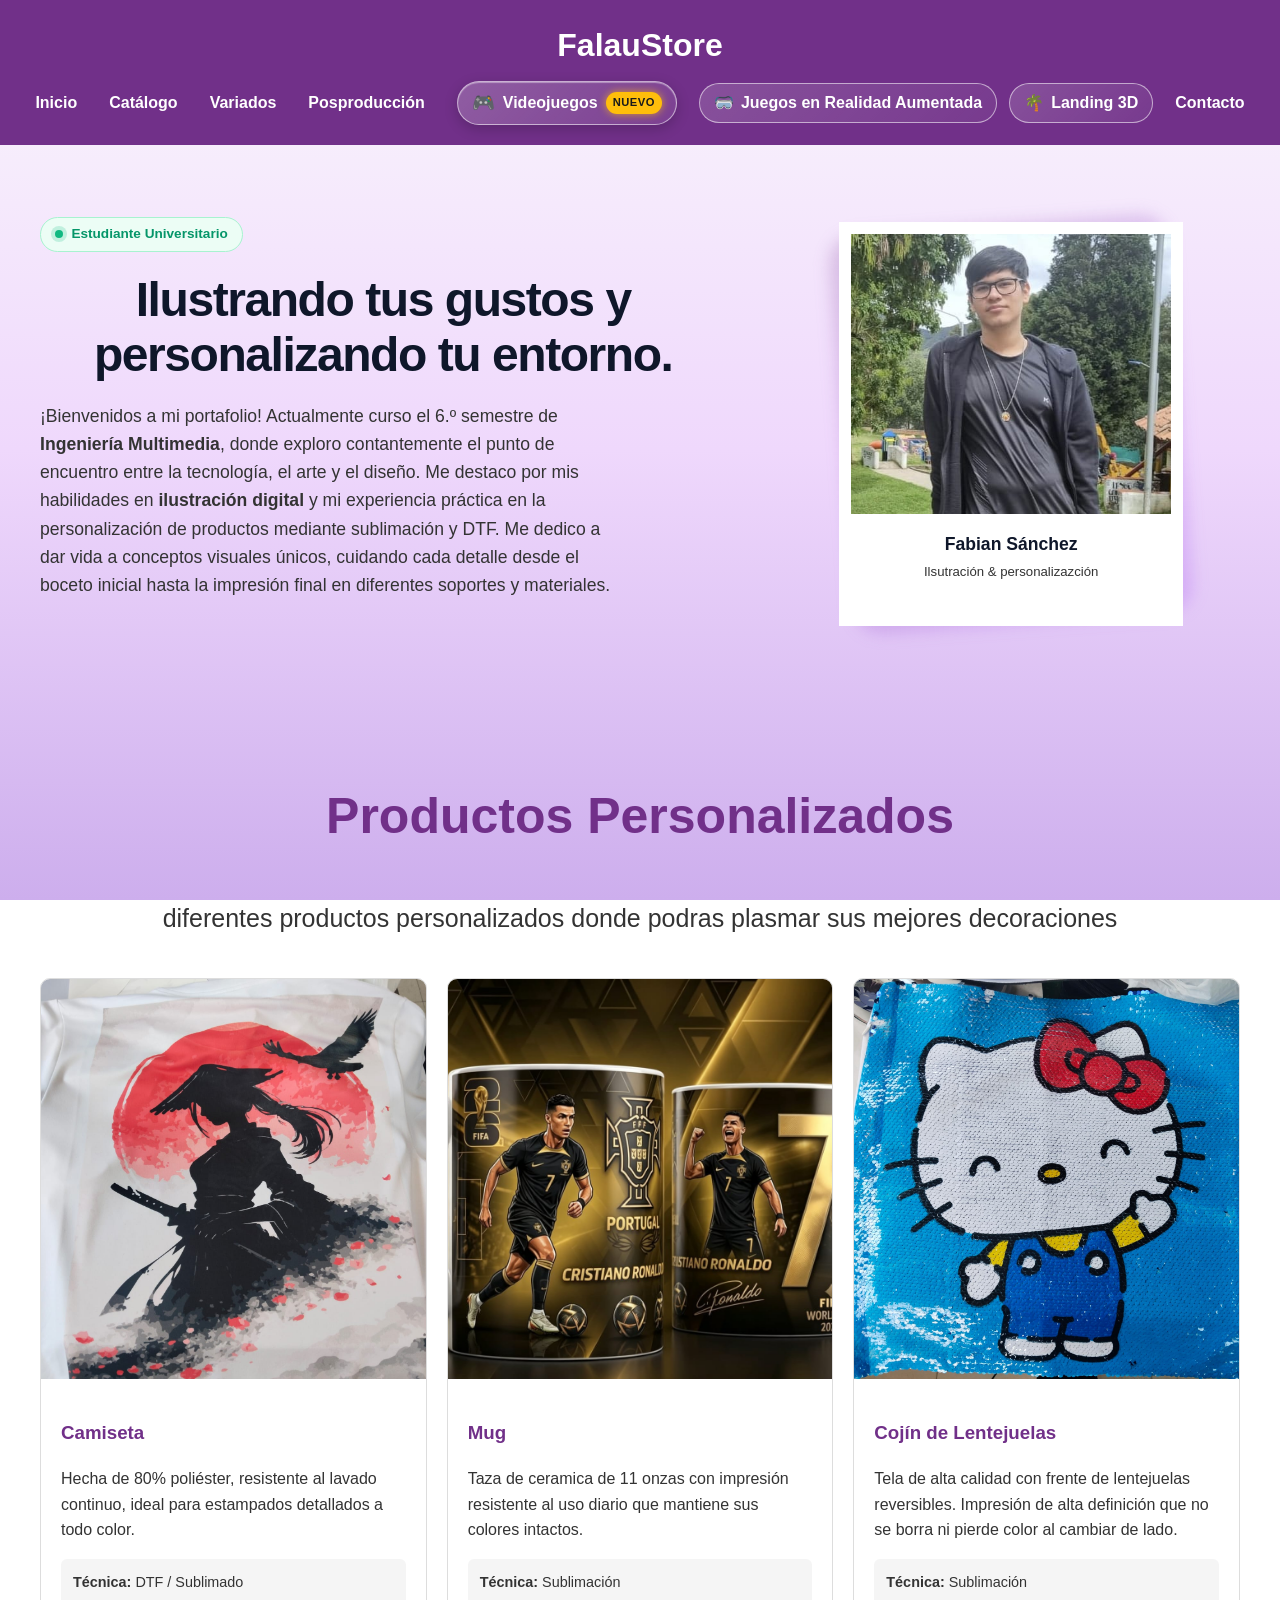
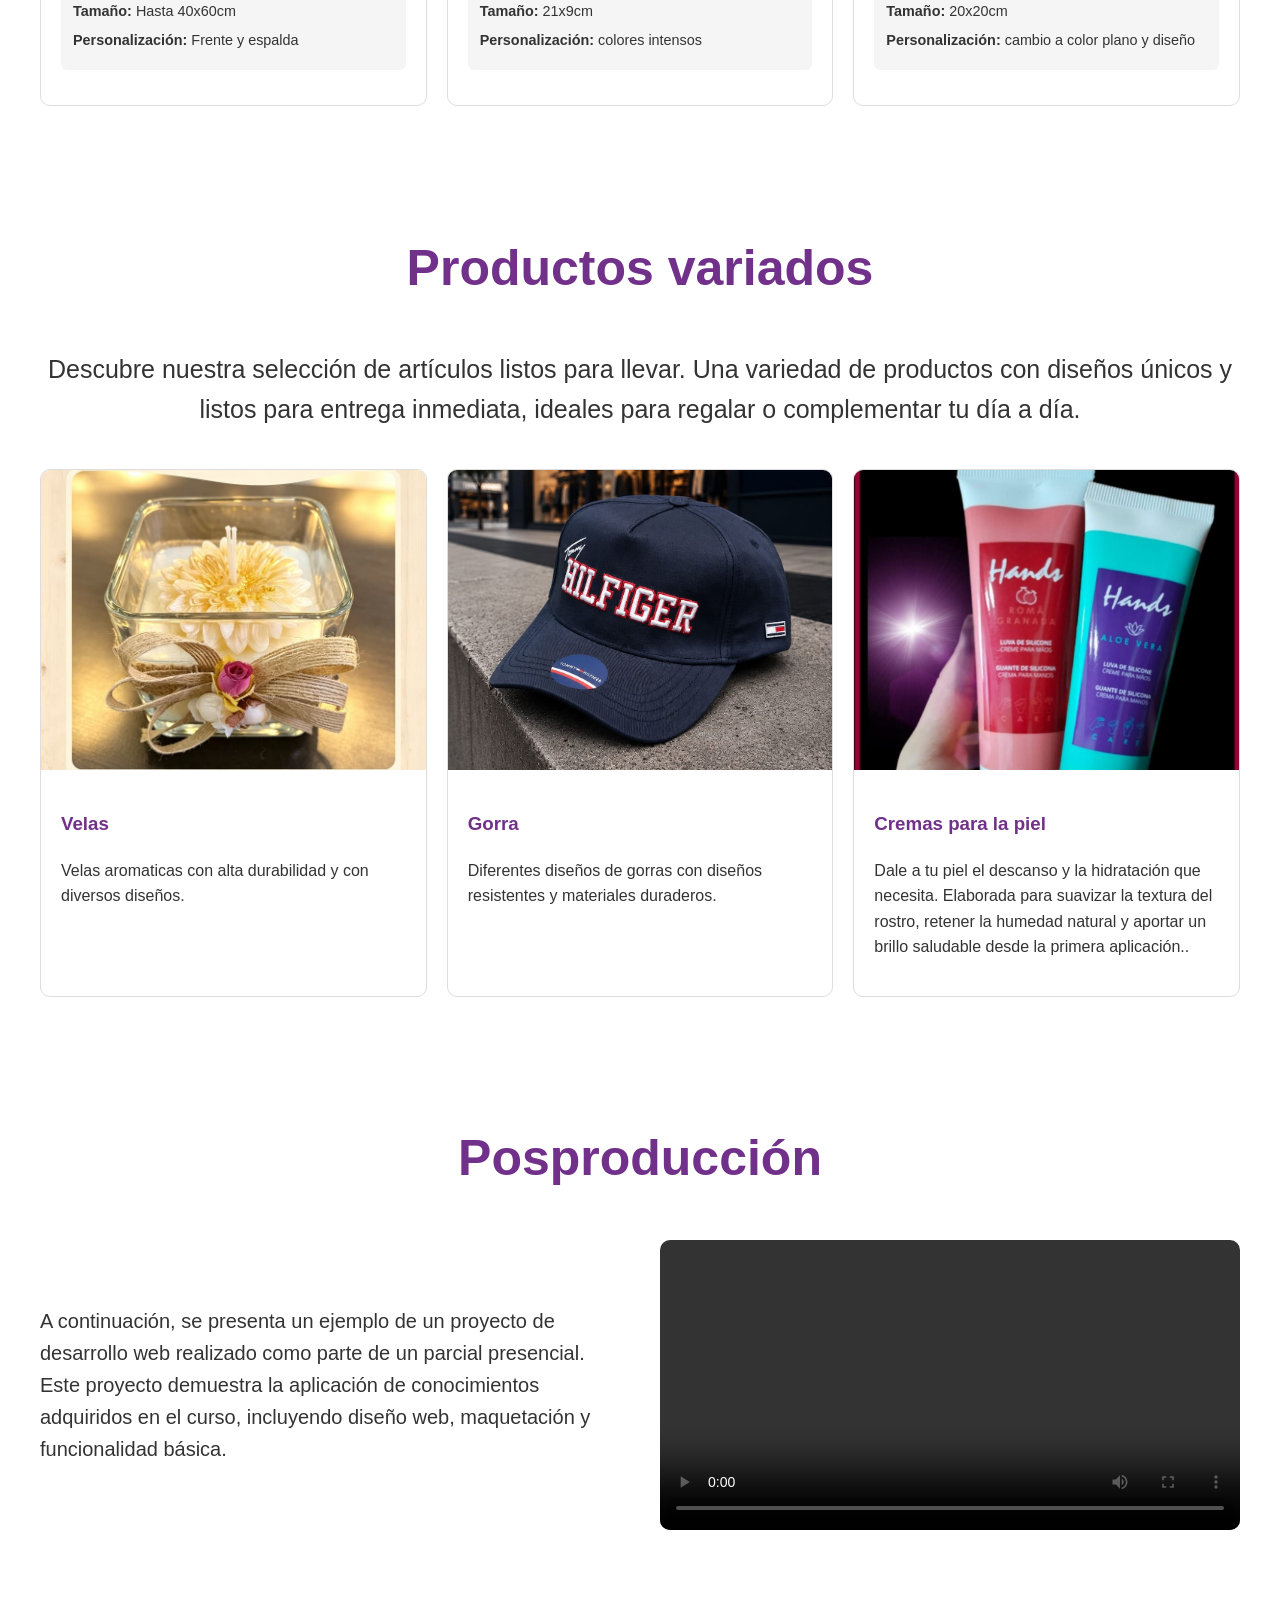
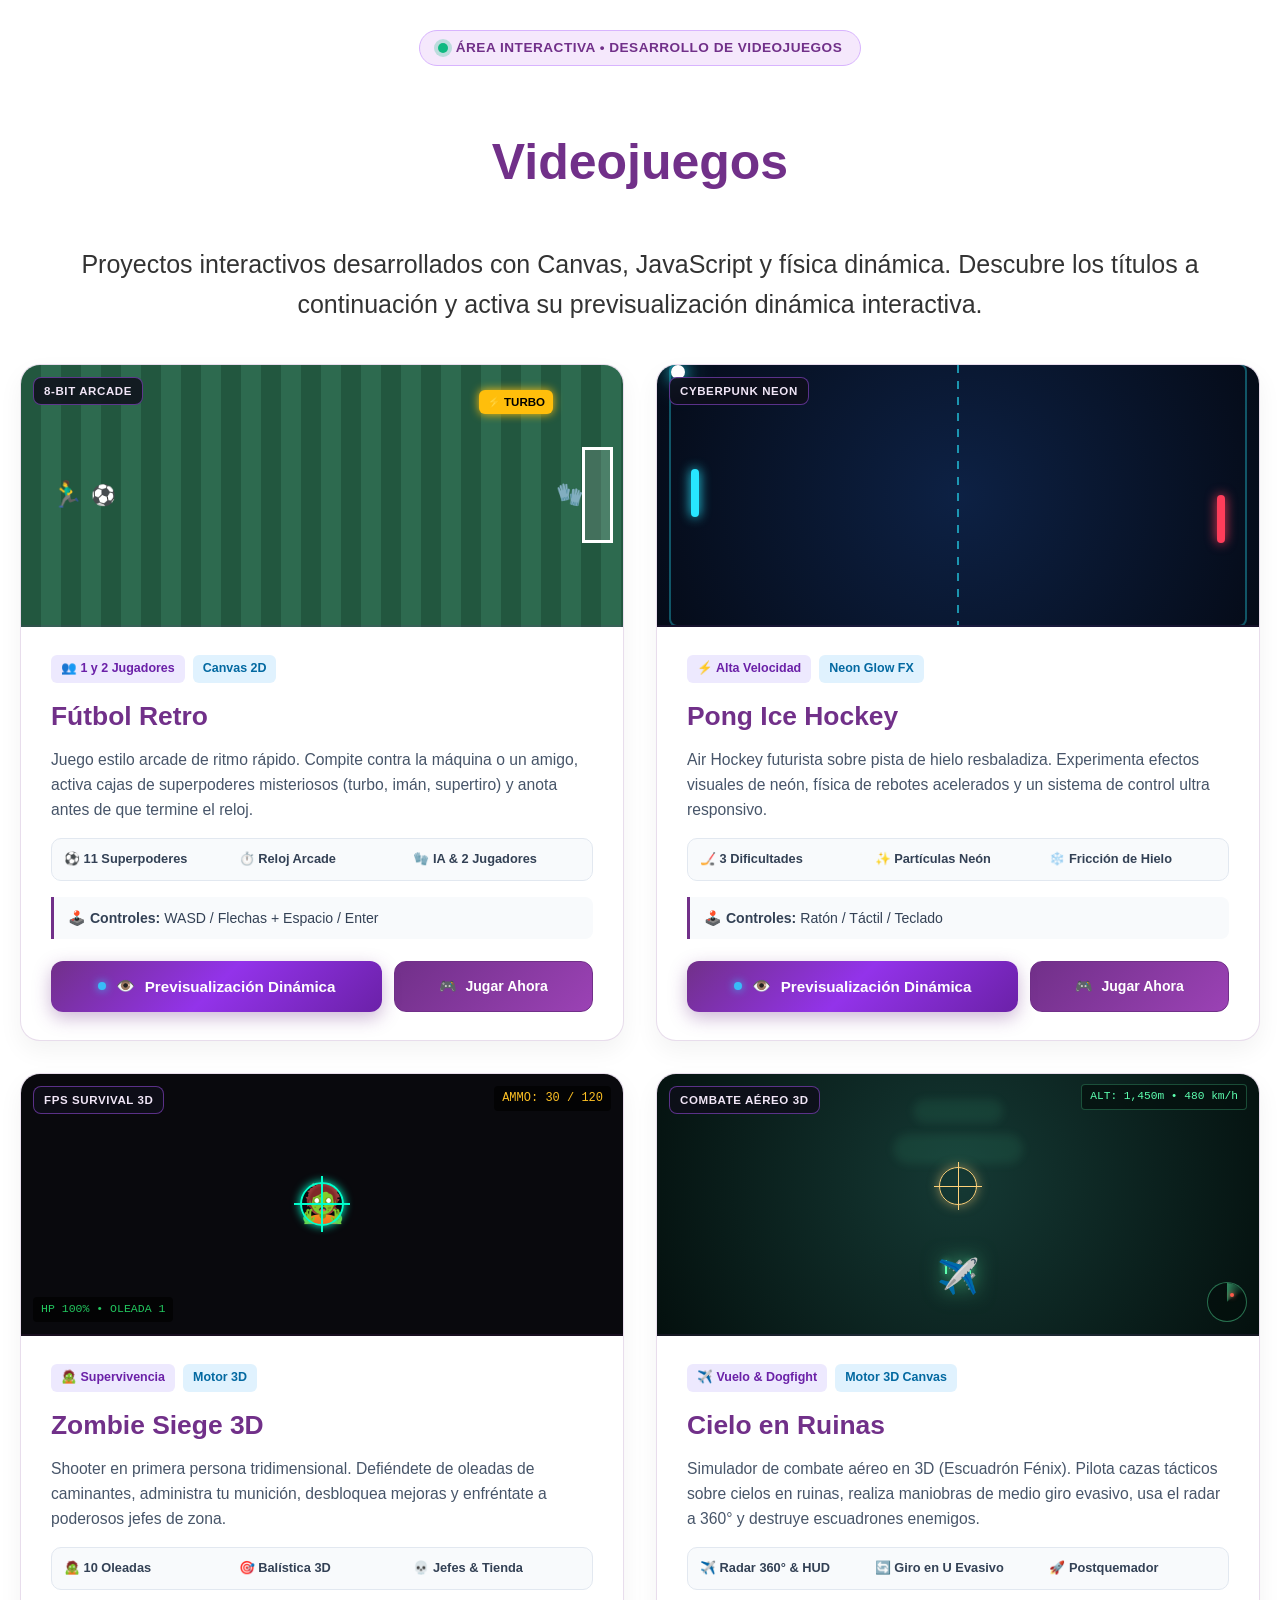
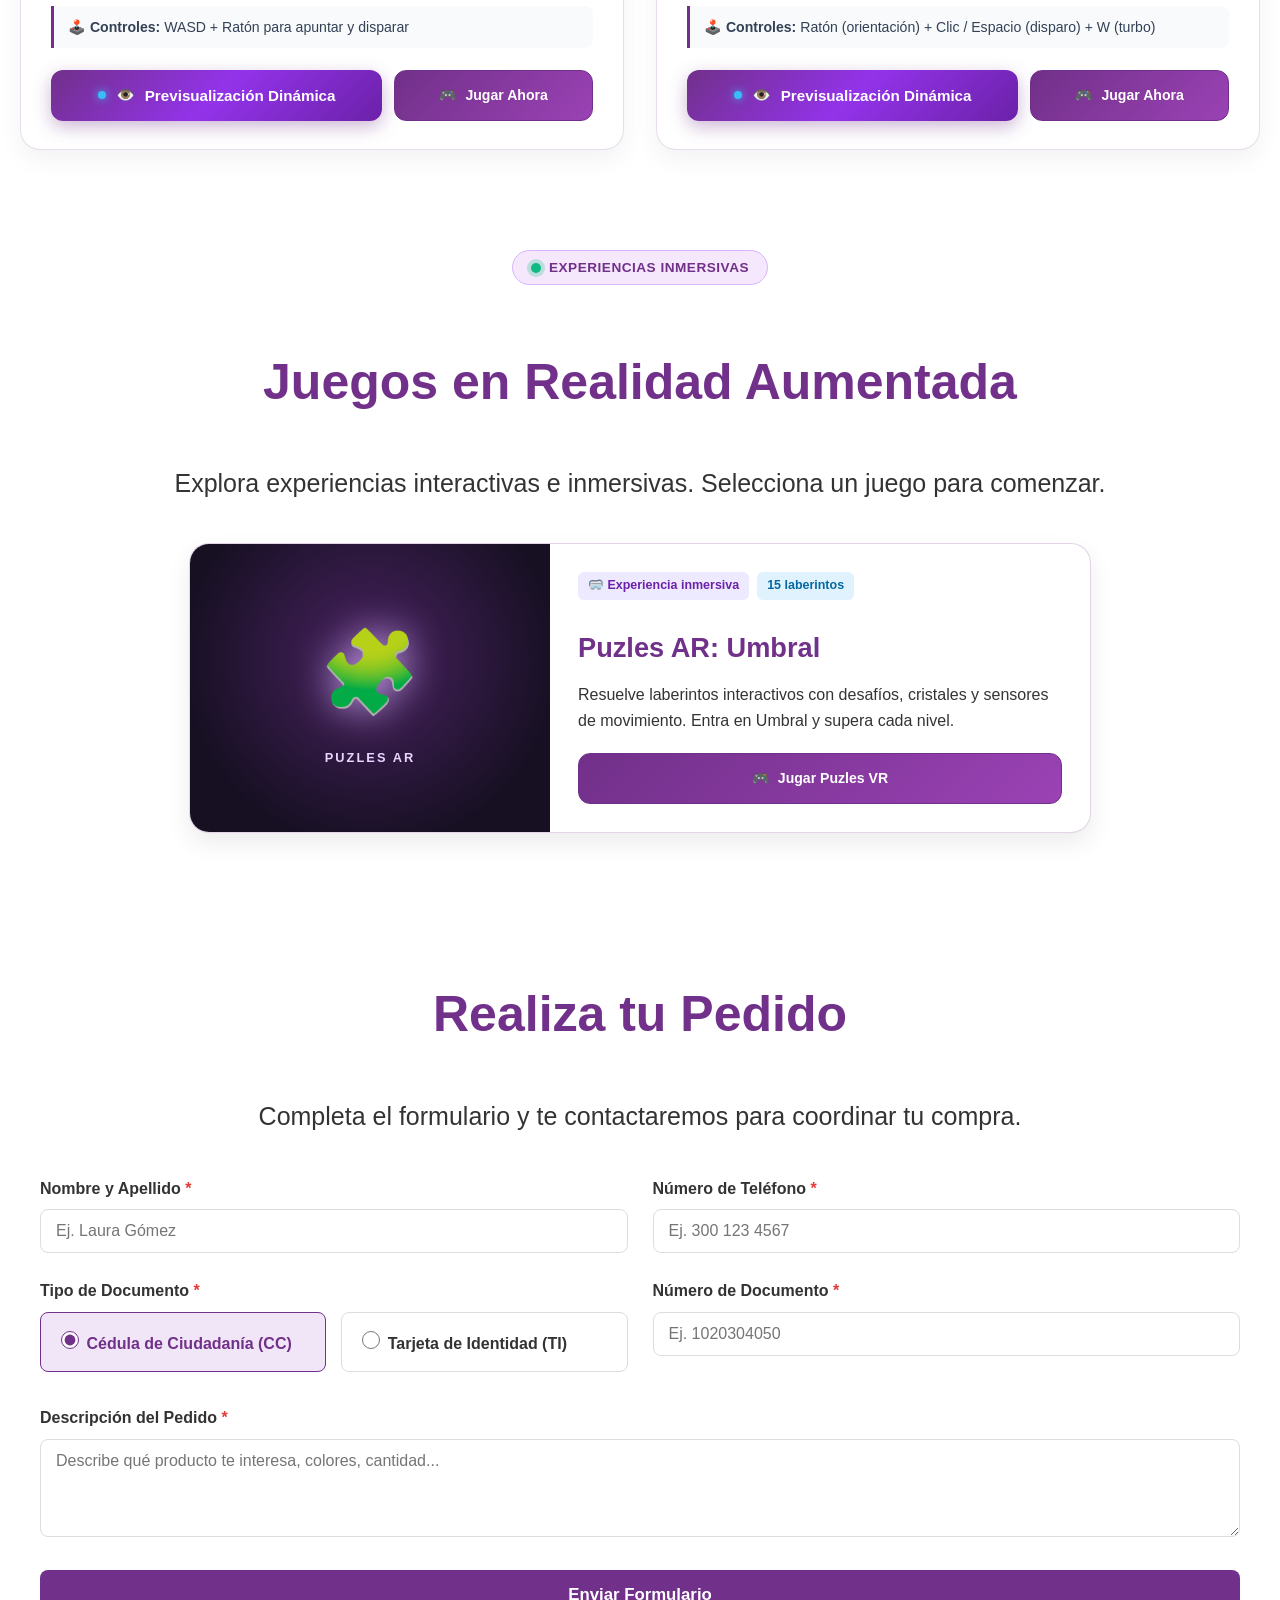
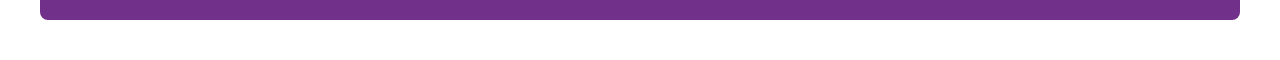
<file: index.html>
<!DOCTYPE html>
<html lang="es">
<head>
    <meta charset="UTF-8">
    <meta name="viewport" content="width=device-width, initial-scale=1.0">
    <title>FalauStore 3.0</title>
    <link rel="stylesheet" href="Style.css">
</head>
<body>
    
<!-- header -->

     <header>
    <h1>FalauStore</h1>
    <nav>
      <a href="#inicio">Inicio</a>
      <a href="#catalogo">Catálogo</a>
      <a href="#variados">Variados</a>
      <a href="#posproduccion">Posproducción</a>
      <div class="nav-item-videojuegos">
        <a href="#videojuegos" class="nav-btn-videojuegos">
          <span class="nav-game-icon">🎮</span> Videojuegos
          <span class="nav-badge-nuevo">Nuevo</span>
        </a>
        <!-- Previsualización dinámica flotante en el header -->
        <div class="preview-dropdown-nav">
          <div class="preview-dropdown-top">
            <span class="preview-pulse-dot"></span> Previsualización Rápida
          </div>
          <div class="preview-dropdown-list">
            <a class="preview-dropdown-item" href="#videojuegos" onclick="setTimeout(function(){ abrirPrevisualizacion('futbol'); }, 200);">
              <span class="p-icon">⚽</span>
              <div class="p-text">
                <strong>Fútbol Retro</strong>
                <small>Arcade 8-bit con superpoderes</small>
              </div>
            </a>
            <a class="preview-dropdown-item" href="#videojuegos" onclick="setTimeout(function(){ abrirPrevisualizacion('pong'); }, 200);">
              <span class="p-icon">🏒</span>
              <div class="p-text">
                <strong>Pong Ice Hockey</strong>
                <small>Hockey neón &amp; alta velocidad</small>
              </div>
            </a>
            <a class="preview-dropdown-item" href="#videojuegos" onclick="setTimeout(function(){ abrirPrevisualizacion('shooter'); }, 200);">
              <span class="p-icon">🎯</span>
              <div class="p-text">
                <strong>Zombie Siege 3D</strong>
                <small>Shooter FPS de supervivencia</small>
              </div>
            </a>
            <a class="preview-dropdown-item" href="#videojuegos" onclick="setTimeout(function(){ abrirPrevisualizacion('cielo'); }, 200);">
              <span class="p-icon">✈️</span>
              <div class="p-text">
                <strong>Cielo en Ruinas</strong>
                <small>Combate aéreo &amp; simulación 3D</small>
              </div>
            </a>
          </div>
          <div class="preview-dropdown-footer">
            <span>Haz clic para explorar la sección</span> &darr;
          </div>
        </div>
      </div>
      <a href="#juegos-vr" class="nav-btn-vr">
        <span aria-hidden="true">🥽</span> Juegos en Realidad Aumentada
      </a>
      <a href="mi-landing-3d/index.html" class="nav-btn-vr">
        <span aria-hidden="true">🌴</span> Landing 3D
      </a>
      <a href="#contacto">Contacto</a>
    </nav>
  </header>

<!-- inicio -->

  <section class="section-hero" id="inicio">
    <div class="hero-container">
      <!-- Bloque izquierdo: Texto y trayectoria -->
      <div class="hero-text-content">
        <div class="hero-badge-status">
          <span class="pulse-dot"></span> Estudiante Universitario 
        </div>
        <h2 class="hero-title">
          Ilustrando tus gustos y personalizando tu entorno.
        </h2>
        <p class="hero-description">
          ¡Bienvenidos a mi portafolio! Actualmente curso el 6.º semestre de <strong>Ingeniería Multimedia</strong>,
          donde exploro contantemente el punto de encuentro entre la tecnología, el arte y el diseño.
          Me destaco por mis habilidades en <strong>ilustración digital</strong> y mi experiencia práctica en la personalización
          de productos mediante sublimación y DTF. Me dedico a dar vida a conceptos visuales únicos,
          cuidando cada detalle desde el boceto inicial hasta la impresión final en diferentes soportes y materiales.
        </p>
      </div>

      <!-- Bloque derecho: Espacio reservado para Fotografía de Perfil -->
      <div class="profile-card">
        <div class="profile-backdrop-glow"></div>
        <div class="profile-frame">
          <div class="profile-image-container">
            <!-- Imagen de muestra con estilo profesional/estudiante -->
            <img src="fotos/FotoFabian.jpeg" alt="Foto de Fabian Sánchez">
          </div>
          <div class="profile-info-mini">
            <h2 class="profile-name">Fabian Sánchez</h2>
            <p class="profile-role">Ilsutración &amp; personalizazción</p>
          </div>
        </div>
      </div>
    </div>
  </section>

<!-- catalogo -->

  <!-- SECCIÓN DE CATÁLOGO -->
  <section id="catalogo" class="seccion">
    <h2>Productos Personalizados </h2>
    <p class="descripcionsection">diferentes productos personalizados donde podras plasmar sus mejores decoraciones</p>

    <div class="contenedor-personalizados">

  <div class="tarjeta-personalizada">
    <img src="fotos/camisasublimnada.jpeg" alt="Camiseta estampada">
    <div class="info-personalizada">
      <h3>Camiseta</h3>
      <p>Hecha de 80% poliéster, resistente al lavado continuo, ideal para estampados detallados a todo color.</p>
      <div class="especificaciones">
        <div><strong>Técnica:</strong> DTF / Sublimado</div>
        <div><strong>Tamaño:</strong> Hasta 40x60cm</div>
        <div><strong>Personalización:</strong> Frente y espalda</div>
      </div>
    </div>
  </div>

  <div class="tarjeta-personalizada">
    <img src="fotos/vasosublimado.jpeg" alt="mug personalizado">
    <div class="info-personalizada">
      <h3>Mug</h3>
      <p>Taza de ceramica de 11 onzas con impresión resistente al uso diario que mantiene sus colores intactos.</p>
      <div class="especificaciones">
        <div><strong>Técnica:</strong> Sublimación</div>
        <div><strong>Tamaño:</strong> 21x9cm</div>
        <div><strong>Personalización:</strong> colores intensos</div>
      </div>
    </div>
  </div>

   <div class="tarjeta-personalizada">
    <img src="fotos/cojín.jpeg" alt="cojin">
    <div class="info-personalizada">
      <h3>Cojín de Lentejuelas</h3>
      <p>Tela de alta calidad con frente de lentejuelas reversibles. Impresión de alta definición que no se borra ni pierde color 
        al cambiar de lado.</p>
      <div class="especificaciones">
        <div><strong>Técnica:</strong> Sublimación</div>
        <div><strong>Tamaño:</strong> 20x20cm</div>
        <div><strong>Personalización:</strong> cambio a color plano y diseño</div>
      </div>
    </div>
  </div>
</div>

  </section>

  <section id="variados" class="seccion">
      <h2>Productos variados</h2>
        <p class="descripcionsection">Descubre nuestra selección de artículos listos para llevar. Una variedad de productos 
        con diseños únicos y listos para entrega inmediata, ideales para regalar o complementar tu día a día.</p>

        <div class="contenedor-personalizadossimple">

  <div class="tarjeta-personalizadasimple">
    <img src="fotos/vela.jpeg" alt="velas" class="fotovela">
    <div class="info-personalizada">
      <h3>Velas</h3>
      <p>Velas aromaticas con alta durabilidad y con diversos diseños.</p>
    </div>
  </div>

  <div class="tarjeta-personalizadasimple">
    <img src="fotos/gorra.jpeg" alt="gorra" class="fotogorra">
    <div class="info-personalizada">
      <h3>Gorra</h3>
      <p>Diferentes diseños de gorras con diseños resistentes y materiales duraderos.</p>
    </div>
  </div>

  <div class="tarjeta-personalizadasimple">
    <img src="fotos/cremas.jpeg" alt="cremas" class="fotocremas">
    <div class="info-personalizada">
      <h3>Cremas para la piel</h3>
      <p>Dale a tu piel el descanso y la hidratación que necesita. Elaborada para suavizar
        la textura del rostro, retener la humedad natural y aportar un brillo saludable desde la primera aplicación..</p>
    </div>
  </div>

  </div>
  </section>

  <!-- parcial presencial -->

<section id="posproduccion" class="parcial-presencial seccion">
    <h2>Posproducción</h2>
    
    <div class="contenedor-posproduccion">
    <div class="texto-posproduccion">
      <p>A continuación, se presenta un ejemplo de un proyecto de desarrollo web realizado como parte de un
      parcial presencial. Este proyecto demuestra la aplicación de conocimientos adquiridos en el curso,
      incluyendo diseño web, maquetación y funcionalidad básica.</p>
    </div>

    <div class="video-posproduccion">
        <video src="video/pospodruccion_video.mp4" controls class="videoparcial"></video>
      </div>
    </div>
  </section>

  <!-- SECCIÓN DE VIDEOJUEGOS -->
  <section id="videojuegos" class="seccion seccion-videojuegos">
    <div class="videojuegos-encabezado">
      <div class="badge-videojuegos-centro">
        <span class="badge-pulsante"></span>
        <span>ÁREA INTERACTIVA &bull; DESARROLLO DE VIDEOJUEGOS</span>
      </div>
      <h2>Videojuegos</h2>
      <p class="descripcionsection">
        Proyectos interactivos desarrollados con Canvas, JavaScript y física dinámica.
        Descubre los títulos a continuación y activa su previsualización dinámica interactiva.
      </p>
    </div>

    <!-- Contenedor de tarjetas de videojuegos -->
    <div class="contenedor-videojuegos">

      <!-- Tarjeta 1: Fútbol Retro -->
      <div class="tarjeta-juego" data-game="futbol">
        <div class="preview-mini-canvas-wrap preview-futbol-bg" onclick="abrirPrevisualizacion('futbol')">
          <div class="preview-badge-tipo">8-Bit Arcade</div>
          <div class="preview-escena-retro">
            <div class="escena-arco"></div>
            <div class="escena-portero">🧤</div>
            <div class="escena-balon">⚽</div>
            <div class="escena-jugador">🏃‍♂️</div>
            <div class="escena-poder">⚡ TURBO</div>
          </div>
          <div class="preview-hover-tag">
            <span>👁️ Clic para ver previsualización dinámica</span>
          </div>
        </div>
        <div class="info-juego">
          <div class="juego-tags">
            <span class="tag-modo">👥 1 y 2 Jugadores</span>
            <span class="tag-tec">Canvas 2D</span>
          </div>
          <h3>Fútbol Retro</h3>
          <p class="juego-desc">
            Juego estilo arcade de ritmo rápido. Compite contra la máquina o un amigo, activa cajas de superpoderes misteriosos (turbo, imán, supertiro) y anota antes de que termine el reloj.
          </p>
          <div class="juego-detalles-grid">
            <span class="detalle-chip">⚽ 11 Superpoderes</span>
            <span class="detalle-chip">⏱️ Reloj Arcade</span>
            <span class="detalle-chip">🧤 IA &amp; 2 Jugadores</span>
          </div>
          <div class="juego-controles-mini">
            <span>🕹️ <strong>Controles:</strong> WASD / Flechas + Espacio / Enter</span>
          </div>
          <div class="juego-botones-accion">
            <button type="button" class="btn-dinamico-preview" onclick="abrirPrevisualizacion('futbol')">
              <span class="btn-glow-dot"></span>
              <span class="btn-icono">👁️</span>
              <span class="btn-texto">Previsualización Dinámica</span>
            </button>
            <a class="btn-jugar-ahora" href="videojuegos/futbol-retro.html">
              <span class="btn-icono">🎮</span>
              <span>Jugar Ahora</span>
            </a>
          </div>
        </div>
      </div>

      <!-- Tarjeta 2: Pong Ice Hockey -->
      <div class="tarjeta-juego" data-game="pong">
        <div class="preview-mini-canvas-wrap preview-pong-bg" onclick="abrirPrevisualizacion('pong')">
          <div class="preview-badge-tipo">Cyberpunk Neon</div>
          <div class="preview-escena-pong">
            <div class="pong-linea-central"></div>
            <div class="pong-puck"></div>
            <div class="pong-raqueta pong-raqueta-izq"></div>
            <div class="pong-raqueta pong-raqueta-der"></div>
            <div class="pong-particulas">
              <span></span><span></span><span></span>
            </div>
          </div>
          <div class="preview-hover-tag">
            <span>👁️ Clic para ver previsualización dinámica</span>
          </div>
        </div>
        <div class="info-juego">
          <div class="juego-tags">
            <span class="tag-modo">⚡ Alta Velocidad</span>
            <span class="tag-tec">Neon Glow FX</span>
          </div>
          <h3>Pong Ice Hockey</h3>
          <p class="juego-desc">
            Air Hockey futurista sobre pista de hielo resbaladiza. Experimenta efectos visuales de neón, física de rebotes acelerados y un sistema de control ultra responsivo.
          </p>
          <div class="juego-detalles-grid">
            <span class="detalle-chip">🏒 3 Dificultades</span>
            <span class="detalle-chip">✨ Partículas Neón</span>
            <span class="detalle-chip">❄️ Fricción de Hielo</span>
          </div>
          <div class="juego-controles-mini">
            <span>🕹️ <strong>Controles:</strong> Ratón / Táctil / Teclado</span>
          </div>
          <div class="juego-botones-accion">
            <button type="button" class="btn-dinamico-preview" onclick="abrirPrevisualizacion('pong')">
              <span class="btn-glow-dot"></span>
              <span class="btn-icono">👁️</span>
              <span class="btn-texto">Previsualización Dinámica</span>
            </button>
            <a class="btn-jugar-ahora" href="videojuegos/pong-hockey.html">
              <span class="btn-icono">🎮</span>
              <span>Jugar Ahora</span>
            </a>
          </div>
        </div>
      </div>

      <!-- Tarjeta 3: Zombie Siege 3D -->
      <div class="tarjeta-juego" data-game="shooter">
        <div class="preview-mini-canvas-wrap preview-shooter-bg" onclick="abrirPrevisualizacion('shooter')">
          <div class="preview-badge-tipo">FPS Survival 3D</div>
          <div class="preview-escena-shooter">
            <div class="shooter-mira-centro"></div>
            <div class="shooter-hud-top">AMMO: 30 / 120</div>
            <div class="shooter-target-zombie">🧟</div>
            <div class="shooter-hud-bottom">HP 100% &bull; OLEADA 1</div>
          </div>
          <div class="preview-hover-tag">
            <span>👁️ Clic para ver previsualización dinámica</span>
          </div>
        </div>
        <div class="info-juego">
          <div class="juego-tags">
            <span class="tag-modo">🧟 Supervivencia</span>
            <span class="tag-tec">Motor 3D</span>
          </div>
          <h3>Zombie Siege 3D</h3>
          <p class="juego-desc">
            Shooter en primera persona tridimensional. Defiéndete de oleadas de caminantes, administra tu munición, desbloquea mejoras y enfréntate a poderosos jefes de zona.
          </p>
          <div class="juego-detalles-grid">
            <span class="detalle-chip">🧟 10 Oleadas</span>
            <span class="detalle-chip">🎯 Balística 3D</span>
            <span class="detalle-chip">💀 Jefes &amp; Tienda</span>
          </div>
          <div class="juego-controles-mini">
            <span>🕹️ <strong>Controles:</strong> WASD + Ratón para apuntar y disparar</span>
          </div>
          <div class="juego-botones-accion">
            <button type="button" class="btn-dinamico-preview" onclick="abrirPrevisualizacion('shooter')">
              <span class="btn-glow-dot"></span>
              <span class="btn-icono">👁️</span>
              <span class="btn-texto">Previsualización Dinámica</span>
            </button>
            <a class="btn-jugar-ahora" href="videojuegos/shooter.html">
              <span class="btn-icono">🎮</span>
              <span>Jugar Ahora</span>
            </a>
          </div>
        </div>
      </div>

      <!-- Tarjeta 4: Cielo en Ruinas -->
      <div class="tarjeta-juego" data-game="cielo">
        <div class="preview-mini-canvas-wrap preview-cielo-bg" onclick="abrirPrevisualizacion('cielo')">
          <div class="preview-badge-tipo">Combate Aéreo 3D</div>
          <div class="preview-escena-cielo">
            <div class="cielo-nube nube-1"></div>
            <div class="cielo-nube nube-2"></div>
            <div class="cielo-avion">✈️</div>
            <div class="cielo-mira"></div>
            <div class="cielo-radar-mini">
              <span class="radar-barrido"></span>
              <span class="radar-blip"></span>
            </div>
            <div class="cielo-disparos">
              <span></span><span></span>
            </div>
            <div class="cielo-hud-mini">ALT: 1,450m &bull; 480 km/h</div>
          </div>
          <div class="preview-hover-tag">
            <span>👁️ Clic para ver previsualización dinámica</span>
          </div>
        </div>
        <div class="info-juego">
          <div class="juego-tags">
            <span class="tag-modo">✈️ Vuelo &amp; Dogfight</span>
            <span class="tag-tec">Motor 3D Canvas</span>
          </div>
          <h3>Cielo en Ruinas</h3>
          <p class="juego-desc">
            Simulador de combate aéreo en 3D (Escuadrón Fénix). Pilota cazas tácticos sobre cielos en ruinas, realiza maniobras de medio giro evasivo, usa el radar a 360° y destruye escuadrones enemigos.
          </p>
          <div class="juego-detalles-grid">
            <span class="detalle-chip">✈️ Radar 360° &amp; HUD</span>
            <span class="detalle-chip">🔄 Giro en U Evasivo</span>
            <span class="detalle-chip">🚀 Postquemador</span>
          </div>
          <div class="juego-controles-mini">
            <span>🕹️ <strong>Controles:</strong> Ratón (orientación) + Clic / Espacio (disparo) + W (turbo)</span>
          </div>
          <div class="juego-botones-accion">
            <button type="button" class="btn-dinamico-preview" onclick="abrirPrevisualizacion('cielo')">
              <span class="btn-glow-dot"></span>
              <span class="btn-icono">👁️</span>
              <span class="btn-texto">Previsualización Dinámica</span>
            </button>
            <a class="btn-jugar-ahora" href="videojuegos/cielo-en-ruinas.html">
              <span class="btn-icono">🎮</span>
              <span>Jugar Ahora</span>
            </a>
          </div>
        </div>
      </div>

    </div>

    <!-- MODAL DINÁMICO INTERACTIVO DE PREVISUALIZACIÓN -->
    <div id="modalPrevisualizacion" class="modal-preview-videojuego" onclick="cerrarPrevisualizacion(event)">
      <div class="modal-preview-contenido">
        <button type="button" class="modal-preview-cerrar" onclick="cerrarPrevisualizacion(null, true)" aria-label="Cerrar">&times;</button>
        
        <div class="modal-selector-juegos">
          <button type="button" class="tab-juego-btn" id="tabFutbol" onclick="abrirPrevisualizacion('futbol')">⚽ Fútbol Retro</button>
          <button type="button" class="tab-juego-btn" id="tabPong" onclick="abrirPrevisualizacion('pong')">🏒 Pong Ice Hockey</button>
          <button type="button" class="tab-juego-btn" id="tabShooter" onclick="abrirPrevisualizacion('shooter')">🎯 Zombie Siege 3D</button>
          <button type="button" class="tab-juego-btn" id="tabCielo" onclick="abrirPrevisualizacion('cielo')">✈️ Cielo en Ruinas</button>
        </div>

        <div class="modal-preview-grid">
          <!-- Pantalla interactiva en vivo simulada -->
          <div class="modal-pantalla-wrap">
            <div class="modal-canvas-header">
              <span class="live-dot-pulse">● EN VIVO</span>
              <span id="modalPantallaTitulo">Simulación Dinámica de Gameplay</span>
              <span class="fps-badge">60 FPS</span>
            </div>
            <canvas id="canvasPreviewLive" width="600" height="340"></canvas>
            <div class="modal-canvas-footer">
              <span id="modalCanvasTip">💡 Interactúa o mira la simulación generada dinámicamente</span>
            </div>
          </div>

          <!-- Información y detalles del videojuego -->
          <div class="modal-info-panel">
            <div class="modal-badge-wrapper">
              <span id="modalJuegoBadge" class="preview-badge-tipo">8-Bit Arcade</span>
              <span class="badge-estado-ready">✔ Previsualización Activa</span>
            </div>
            <h3 id="modalJuegoTitulo">Fútbol Retro</h3>
            <p id="modalJuegoDescripcion" class="modal-texto-desc"></p>

            <div class="modal-ficha-tecnica">
              <div class="ficha-item">
                <span class="ficha-label">Modo de Juego:</span>
                <span class="ficha-val" id="modalJuegoModo">1 o 2 Jugadores</span>
              </div>
              <div class="ficha-item">
                <span class="ficha-label">Tecnología:</span>
                <span class="ficha-val" id="modalJuegoMotor">HTML5 Canvas / JS puro</span>
              </div>
              <div class="ficha-item">
                <span class="ficha-label">Controles:</span>
                <span class="ficha-val" id="modalJuegoControles">WASD / Flechas + Espacio</span>
              </div>
            </div>

            <!-- Banner indicador de vinculación de carpeta -->
            <div class="modal-aviso-vinculo">
              <div class="aviso-icon">📁</div>
              <div class="aviso-cuerpo">
                <strong>Juegos listos para jugar</strong>
                <p>Abre el juego seleccionado desde su archivo en la carpeta <code>videojuegos/</code>.</p>
              </div>
            </div>

            <div class="modal-acciones-footer">
              <button type="button" class="btn-modal-accion btn-modal-cerrar" onclick="cerrarPrevisualizacion(null, true)">
                Cerrar Previsualización
              </button>
              <a id="modalJugarAhora" class="btn-modal-accion btn-modal-jugar" href="videojuegos/futbol-retro.html">
                <span>🎮 Jugar ahora</span>
              </a>
            </div>
          </div>
        </div>
      </div>
    </div>
  </section>

  <!-- SECCIÓN DE JUEGOS EN REALIDAD AUMENTADA -->
  <section id="juegos-vr" class="seccion seccion-juegos-vr">
    <div class="videojuegos-encabezado">
      <div class="badge-videojuegos-centro">
        <span class="badge-pulsante"></span>
        <span>EXPERIENCIAS INMERSIVAS</span>
      </div>
      <h2>Juegos en Realidad Aumentada</h2>
      <p class="descripcionsection">
        Explora experiencias interactivas e inmersivas. Selecciona un juego para comenzar.
      </p>
    </div>

    <div class="tarjeta-vr">
      <div class="vr-arte" aria-hidden="true">
        <span class="vr-icono">🧩</span>
        <span class="vr-etiqueta">PUZLES AR</span>
      </div>
      <div class="vr-info">
        <div class="juego-tags">
          <span class="tag-modo">🥽 Experiencia inmersiva</span>
          <span class="tag-tec">15 laberintos</span>
        </div>
        <h3>Puzles AR: Umbral</h3>
        <p>
          Resuelve laberintos interactivos con desafíos, cristales y sensores de movimiento.
          Entra en Umbral y supera cada nivel.
        </p>
        <a class="btn-jugar-ahora" href="videojuegos/puzlesvr.html">
          <span class="btn-icono">🎮</span>
          <span>Jugar Puzles VR</span>
        </a>
      </div>
    </div>
  </section>

<!-- Contacto -->
<!-- required hace que si el espacio del formulario esta vacio no se pueda enviar-->

  <section id="contacto" class="seccion">
  <h2>Realiza tu Pedido</h2>
  <p class="descripcionsection">Completa el formulario y te contactaremos para coordinar tu compra.</p>

  <form class="formulario-pedido">
    <div class="form-grid">

      <div class="form-grupo">
        <label for="nombre">Nombre y Apellido <span class="requerido">*</span></label>
        <input type="text" id="nombre" name="nombre" placeholder="Ej. Laura Gómez" required> 
      </div>

      <div class="form-grupo">
        <label for="telefono">Número de Teléfono <span class="requerido">*</span></label>
        <input type="tel" id="telefono" name="telefono" placeholder="Ej. 300 123 4567" required>
      </div>

      <div class="form-grupo">
        <label>Tipo de Documento <span class="requerido">*</span></label>
        <div class="radio-grupo">
          <label class="radio-opcion">
            <input type="radio" name="documento" value="CC" checked>
            Cédula de Ciudadanía (CC)
          </label>
          <label class="radio-opcion">
            <input type="radio" name="documento" value="TI">
            Tarjeta de Identidad (TI)
          </label>
        </div>
      </div>

      <div class="form-grupo">
        <label for="numeroDocumento">Número de Documento <span class="requerido">*</span></label>
        <input type="number" id="numeroDocumento" name="numeroDocumento" placeholder="Ej. 1020304050" required>
      </div>

      <div class="form-grupo form-grupo-completo">
        <label for="descripcion">Descripción del Pedido <span class="requerido">*</span></label>
        <textarea id="descripcion" name="descripcion" rows="4" placeholder="Describe qué producto te interesa, colores, cantidad..." required></textarea>
      </div>

    </div>

    <button type="submit" class="btn-enviar">Enviar Formulario</button>
  </form>
</section>

<!-- SCRIPT DE PREVISUALIZACIÓN DINÁMICA DE VIDEOJUEGOS -->
<script>
  // Datos informativos para las previsualizaciones de cada juego
  const DATOS_JUEGOS = {
    futbol: {
      url: 'videojuegos/futbol-retro.html',
      titulo: 'Fútbol Retro 2D',
      badge: 'Arcade 8-Bit',
      desc: 'Un tributo a los clásicos arcades de fútbol de la era de 8-bits. Cuenta con físicas de balón reactivas, cajas de superpoderes aleatorios en el campo (como turbo, disparo imán o congelamiento) y soporte para juego local de 1 o 2 jugadores.',
      modo: '1 Jugador (vs CPU) o 2 Jugadores',
      motor: 'HTML5 Canvas 2D + Física personalizada',
      controles: 'WASD / Flechas para moverte; Espacio o Enter para patear',
      tip: '⚽ Simulación en vivo: Golazos con física arcade y efectos retro'
    },
    pong: {
      url: 'videojuegos/pong-hockey.html',
      titulo: 'Pong Ice Hockey',
      badge: 'Cyberpunk Neon',
      desc: 'Reinvención electrizante de Pong combinada con la velocidad del hockey sobre hielo. Desarrollado con efectos visuales de neón cyberpunk, fricción dinámica de pista y rebotes a toda velocidad.',
      modo: '1 Jugador con IA Adaptativa',
      motor: 'HTML5 Canvas 2D + Glow Filters & Shaders',
      controles: 'Movimiento con ratón, superficie táctil o teclas W/S',
      tip: '🏒 Simulación en vivo: Rebotes acelerados con estela de partículas de neón'
    },
    shooter: {
      url: 'videojuegos/shooter.html',
      titulo: 'Zombie Siege 3D',
      badge: 'FPS Survival 3D',
      desc: 'Intenso juego de disparos en primera persona en entorno tridimensional. Enfrenta oleadas de zombis con inteligencia artificial persecutora, administración táctica de cargadores y combate contra jefes de zona.',
      modo: 'Supervivencia Individual por Oleadas',
      motor: 'Motor de proyección 3D con Canvas y Raycasting',
      controles: 'WASD para desplazarse, Ratón para apuntar y disparar, R para recargar',
      tip: '🎯 Simulación en vivo: Mira táctica activa, cálculo de retroceso e impacto'
    },
    cielo: {
      url: 'videojuegos/cielo-en-ruinas.html',
      titulo: 'Cielo en Ruinas (Escuadrón Fénix)',
      badge: 'Combate Aéreo 3D',
      desc: 'Simulador táctico de combate aéreo en tercera persona. Pilota cazas de combate sobre un cielo postapocalíptico, realiza giros en U evasivos, utiliza el radar a 360°, administra el postquemador (turbo) y derriba escuadrones de cazas hostiles.',
      modo: 'Combate Aéreo / Dogfight (1 Jugador)',
      motor: 'Motor de Vuelo 3D Canvas + Horizonte Artificial & Radar Táctico',
      controles: 'Ratón para cabeceo y alabeo; Clic / Espacio para ráfagas; W para turbo; U para giro en U',
      tip: '✈️ Simulación en vivo: Maniobras de combate, radar a 360°, ráfagas láser y horizonte dinámico'
    }
  };

  let juegoActivo = null;
  let animId = null;

  function abrirPrevisualizacion(juegoKey) {
    const data = DATOS_JUEGOS[juegoKey];
    if (!data) return;

    juegoActivo = juegoKey;
    const modal = document.getElementById('modalPrevisualizacion');
    modal.classList.add('activo');

    // Actualizar tabs activas
    document.querySelectorAll('.tab-juego-btn').forEach(btn => btn.classList.remove('activa'));
    if (juegoKey === 'futbol') document.getElementById('tabFutbol').classList.add('activa');
    if (juegoKey === 'pong') document.getElementById('tabPong').classList.add('activa');
    if (juegoKey === 'shooter') document.getElementById('tabShooter').classList.add('activa');
    if (juegoKey === 'cielo') document.getElementById('tabCielo').classList.add('activa');

    // Actualizar campos de texto
    document.getElementById('modalJuegoTitulo').textContent = data.titulo;
    document.getElementById('modalJuegoBadge').textContent = data.badge;
    document.getElementById('modalJuegoDescripcion').textContent = data.desc;
    document.getElementById('modalJuegoModo').textContent = data.modo;
    document.getElementById('modalJuegoMotor').textContent = data.motor;
    document.getElementById('modalJuegoControles').textContent = data.controles;
    document.getElementById('modalCanvasTip').textContent = data.tip;
    document.getElementById('modalJugarAhora').href = data.url;

    iniciarSimulacionCanvas(juegoKey);
  }

  function cerrarPrevisualizacion(event, forzar = false) {
    if (forzar || (event && event.target.id === 'modalPrevisualizacion')) {
      const modal = document.getElementById('modalPrevisualizacion');
      modal.classList.remove('activo');
      if (animId) {
        cancelAnimationFrame(animId);
        animId = null;
      }
    }
  }

  // Cerrar con la tecla Escape
  document.addEventListener('keydown', function(e) {
    if (e.key === 'Escape') {
      cerrarPrevisualizacion(null, true);
    }
  });

  // ==========================================
  // MOTOR DE SIMULACIONES GRÁFICAS EN CANVAS
  // ==========================================
  function iniciarSimulacionCanvas(tipo) {
    const canvas = document.getElementById('canvasPreviewLive');
    if (!canvas) return;
    const ctx = canvas.getContext('2d');
    if (animId) cancelAnimationFrame(animId);

    let frame = 0;

    // Estados para simulación de Fútbol
    let fBall = { x: 200, y: 170, vx: 5, vy: 2, r: 8, golTimer: 0 };
    let fPlayer = { x: 130, y: 170, leg: 0 };
    let fGoalie = { x: 540, y: 170, vy: 3 };
    let fGoles = 0;

    // Estados para simulación de Pong
    let pPuck = { x: 300, y: 170, vx: 6, vy: 4, r: 10 };
    let pPadL = { y: 170 };
    let pPadR = { y: 170 };
    let pTrail = [];
    let pScoreL = 3, pScoreR = 2;

    // Estados para simulación de Shooter
    let sCross = { x: 300, y: 170, targetX: 300, targetY: 170 };
    let sZombie = { x: 300, y: 170, scale: 0.3, dir: 1, hp: 100 };
    let sShotTimer = 0;
    let sAmmo = 30;

    // Estados para simulación de Cielo en Ruinas
    let aPlane = { x: 300, y: 220, bank: 0, speed: 480, alt: 1450 };
    let aEnemy = { x: 320, y: 130, hp: 100 };
    let aClouds = [
      { x: 100, y: 70, s: 0.6, speed: 1.8 },
      { x: 450, y: 110, s: 1.1, speed: 3.2 },
      { x: 260, y: 50, s: 0.8, speed: 2.2 },
      { x: 560, y: 85, s: 1.3, speed: 3.8 }
    ];
    let aTracers = [];
    let aParticles = [];
    let aRadarAngle = 0;

    function loop() {
      frame++;
      const w = canvas.width;
      const h = canvas.height;

      if (tipo === 'futbol') {
        // --- SIMULACIÓN FÚTBOL RETRO ---
        ctx.fillStyle = '#2d6a4f';
        ctx.fillRect(0, 0, w, h);

        // Franjas de pasto
        ctx.fillStyle = '#22573f';
        for (let i = 0; i < w; i += 60) {
          ctx.fillRect(i, 0, 30, h);
        }

        // Líneas de cancha
        ctx.strokeStyle = 'rgba(255,255,255,0.7)';
        ctx.lineWidth = 4;
        ctx.strokeRect(30, 20, w - 60, h - 40);
        // Línea central y círculo
        ctx.beginPath();
        ctx.moveTo(w / 2, 20);
        ctx.lineTo(w / 2, h - 20);
        ctx.stroke();
        ctx.beginPath();
        ctx.arc(w / 2, h / 2, 50, 0, Math.PI * 2);
        ctx.stroke();

        // Arcos
        ctx.strokeStyle = '#fff';
        ctx.strokeRect(w - 30, h / 2 - 50, 20, 100);
        ctx.strokeRect(10, h / 2 - 50, 20, 100);

        // Caja de poder flotante
        const puY = h / 2 + Math.sin(frame * 0.05) * 35;
        ctx.fillStyle = '#ffbe0b';
        ctx.fillRect(280, puY - 14, 28, 28);
        ctx.fillStyle = '#000';
        ctx.font = 'bold 14px monospace';
        ctx.fillText('⚡', 285, puY + 6);

        // Actualizar física balón
        if (fBall.golTimer > 0) {
          fBall.golTimer--;
          // Efecto de GOL
          ctx.fillStyle = 'rgba(0,0,0,0.5)';
          ctx.fillRect(0, 0, w, h);
          ctx.fillStyle = (frame % 10 < 5) ? '#ffd166' : '#fff';
          ctx.font = 'bold 44px sans-serif';
          ctx.textAlign = 'center';
          ctx.fillText('¡¡GOOOOOOL!!', w / 2, h / 2);
          ctx.font = 'bold 18px monospace';
          ctx.fillStyle = '#fff';
          ctx.fillText(`MARCADOR: AZUL ${fGoles} - 0 ROJO`, w / 2, h / 2 + 40);
          ctx.textAlign = 'start';
        } else {
          fBall.x += fBall.vx;
          fBall.y += fBall.vy;

          if (fBall.y - fBall.r < 20 || fBall.y + fBall.r > h - 20) fBall.vy *= -1;

          // Movimiento de jugador
          fPlayer.x = Math.min(220, fPlayer.x + 1.5);
          fPlayer.y += (fBall.y - fPlayer.y) * 0.08;

          // Movimiento de portero
          fGoalie.y += fGoalie.vy;
          if (fGoalie.y < h / 2 - 40 || fGoalie.y > h / 2 + 40) fGoalie.vy *= -1;

          // Gol detectado
          if (fBall.x > w - 30 && fBall.y > h / 2 - 50 && fBall.y < h / 2 + 50) {
            fGoles++;
            fBall.golTimer = 45;
            fBall.x = 200;
            fBall.y = 170;
            fBall.vx = 5;
            fBall.vy = (Math.random() - 0.5) * 4;
            fPlayer.x = 110;
          } else if (fBall.x > w - 30 || fBall.x < 30) {
            fBall.vx *= -1;
          }

          // Dibujar Balón con sombra
          ctx.beginPath();
          ctx.arc(fBall.x, fBall.y, fBall.r, 0, Math.PI * 2);
          ctx.fillStyle = '#ffffff';
          ctx.fill();
          ctx.strokeStyle = '#000';
          ctx.lineWidth = 2;
          ctx.stroke();

          // Jugador (Azul)
          ctx.fillStyle = '#1d4ed8';
          ctx.beginPath();
          ctx.arc(fPlayer.x, fPlayer.y, 14, 0, Math.PI * 2);
          ctx.fill();
          ctx.fillStyle = '#fff';
          ctx.font = 'bold 11px sans-serif';
          ctx.fillText('10', fPlayer.x - 7, fPlayer.y + 4);

          // Portero (Rojo)
          ctx.fillStyle = '#dc2626';
          ctx.beginPath();
          ctx.arc(fGoalie.x, fGoalie.y, 13, 0, Math.PI * 2);
          ctx.fill();
          ctx.fillStyle = '#fff';
          ctx.fillText('1', fGoalie.x - 4, fGoalie.y + 4);

          // Marcador superior retro
          ctx.fillStyle = 'rgba(0,0,0,0.7)';
          ctx.fillRect(w / 2 - 90, 24, 180, 28);
          ctx.fillStyle = '#06d6a0';
          ctx.font = 'bold 14px monospace';
          ctx.fillText(`AZUL ${fGoles} : 0 ROJO`, w / 2 - 65, 43);
        }

      } else if (tipo === 'pong') {
        // --- SIMULACIÓN PONG ICE HOCKEY ---
        ctx.fillStyle = '#050b18';
        ctx.fillRect(0, 0, w, h);

        // Efecto rejilla neón de fondo
        ctx.strokeStyle = 'rgba(39, 230, 255, 0.08)';
        ctx.lineWidth = 1;
        for (let x = 0; x < w; x += 30) {
          ctx.beginPath();
          ctx.moveTo(x, 0);
          ctx.lineTo(x, h);
          ctx.stroke();
        }
        for (let y = 0; y < h; y += 30) {
          ctx.beginPath();
          ctx.moveTo(0, y);
          ctx.lineTo(w, y);
          ctx.stroke();
        }

        // Borde brillante de la pista
        ctx.strokeStyle = '#27e6ff';
        ctx.lineWidth = 3;
        ctx.shadowColor = '#27e6ff';
        ctx.shadowBlur = 15;
        ctx.strokeRect(15, 15, w - 30, h - 30);

        // Línea central neón
        ctx.setLineDash([8, 8]);
        ctx.beginPath();
        ctx.moveTo(w / 2, 15);
        ctx.lineTo(w / 2, h - 15);
        ctx.stroke();
        ctx.setLineDash([]);
        ctx.shadowBlur = 0;

        // Físicas del disco
        pPuck.x += pPuck.vx;
        pPuck.y += pPuck.vy;

        if (pPuck.y - pPuck.r < 18 || pPuck.y + pPuck.r > h - 18) {
          pPuck.vy *= -1;
        }

        // Paletas IA
        pPadL.y += (pPuck.y - pPadL.y) * 0.12;
        pPadR.y += (pPuck.y - pPadR.y) * 0.10;

        // Rebotes en paletas
        if (pPuck.x - pPuck.r < 45 && Math.abs(pPuck.y - pPadL.y) < 40 && pPuck.vx < 0) {
          pPuck.vx *= -1.05;
        }
        if (pPuck.x + pPuck.r > w - 45 && Math.abs(pPuck.y - pPadR.y) < 40 && pPuck.vx > 0) {
          pPuck.vx *= -1.05;
        }

        // Reseteo si sale
        if (pPuck.x < 15 || pPuck.x > w - 15) {
          pPuck.x = w / 2;
          pPuck.y = h / 2;
          pPuck.vx = pPuck.vx > 0 ? -5 : 5;
          pPuck.vy = (Math.random() - 0.5) * 6;
        }

        // Guardar estela de partículas
        pTrail.push({ x: pPuck.x, y: pPuck.y, alpha: 1 });
        if (pTrail.length > 14) pTrail.shift();

        // Dibujar estela
        pTrail.forEach((p, idx) => {
          p.alpha -= 0.05;
          ctx.beginPath();
          ctx.arc(p.x, p.y, pPuck.r * (idx / 14), 0, Math.PI * 2);
          ctx.fillStyle = `rgba(39, 230, 255, ${p.alpha * 0.5})`;
          ctx.fill();
        });

        // Dibujar paleta izquierda (Cyan)
        ctx.shadowColor = '#27e6ff';
        ctx.shadowBlur = 18;
        ctx.fillStyle = '#27e6ff';
        ctx.fillRect(30, pPadL.y - 35, 12, 70);

        // Dibujar paleta derecha (Magenta)
        ctx.shadowColor = '#ff3d5a';
        ctx.fillStyle = '#ff3d5a';
        ctx.fillRect(w - 42, pPadR.y - 35, 12, 70);

        // Dibujar disco con glow intenso
        ctx.shadowColor = '#ffffff';
        ctx.shadowBlur = 20;
        ctx.beginPath();
        ctx.arc(pPuck.x, pPuck.y, pPuck.r, 0, Math.PI * 2);
        ctx.fillStyle = '#ffffff';
        ctx.fill();
        ctx.shadowBlur = 0;

        // Marcador digital superior
        ctx.font = 'bold 22px Orbitron, sans-serif';
        ctx.fillStyle = '#27e6ff';
        ctx.fillText(`CYAN: ${pScoreL}`, w / 2 - 140, 50);
        ctx.fillStyle = '#ff3d5a';
        ctx.fillText(`RED: ${pScoreR}`, w / 2 + 50, 50);

      } else if (tipo === 'shooter') {
        // --- SIMULACIÓN ZOMBIE SIEGE 3D ---
        ctx.fillStyle = '#0a0a0c';
        ctx.fillRect(0, 0, w, h);

        // Cielo nocturno estrellado
        ctx.fillStyle = '#fff';
        for (let i = 0; i < 30; i++) {
          const sx = (i * 97) % w;
          const sy = (i * 43) % (h / 2);
          ctx.fillRect(sx, sy, 1.5, 1.5);
        }

        // Suelo en perspectiva 3D
        ctx.strokeStyle = 'rgba(74, 222, 128, 0.25)';
        ctx.lineWidth = 1.5;
        const horizon = h / 2 + 10;
        for (let i = -w; i < w * 2; i += 50) {
          ctx.beginPath();
          ctx.moveTo(w / 2, horizon);
          ctx.lineTo(i, h);
          ctx.stroke();
        }
        for (let y = horizon; y < h; y += 15 + (y - horizon) * 0.3) {
          ctx.beginPath();
          ctx.moveTo(0, y);
          ctx.lineTo(w, y);
          ctx.stroke();
        }

        // Enemigo Zombi 3D que se acerca
        sZombie.scale += 0.003;
        if (sZombie.scale > 1.2) {
          sZombie.scale = 0.25;
          sZombie.x = w / 2 + (Math.random() - 0.5) * 200;
        }
        const zw = 70 * sZombie.scale;
        const zh = 130 * sZombie.scale;
        const zy = horizon + (h - horizon) * 0.7 - zh;

        // Silueta del Zombi
        ctx.fillStyle = '#15803d';
        ctx.fillRect(sZombie.x - zw / 2, zy, zw, zh);
        // Ojos rojos del zombi
        ctx.fillStyle = '#ef4444';
        ctx.fillRect(sZombie.x - zw / 4, zy + zh * 0.2, zw * 0.2, zh * 0.1);
        ctx.fillRect(sZombie.x + zw / 8, zy + zh * 0.2, zw * 0.2, zh * 0.1);

        // Barra de salud del enemigo
        ctx.fillStyle = 'rgba(0,0,0,0.6)';
        ctx.fillRect(sZombie.x - zw / 2, zy - 12, zw, 6);
        ctx.fillStyle = '#ef4444';
        ctx.fillRect(sZombie.x - zw / 2, zy - 12, zw * (sZombie.hp / 100), 6);

        // Mira táctica (Crosshair) persiguiendo al zombi
        sCross.targetX = sZombie.x + Math.sin(frame * 0.08) * 15;
        sCross.targetY = zy + zh * 0.4 + Math.cos(frame * 0.08) * 10;
        sCross.x += (sCross.targetX - sCross.x) * 0.15;
        sCross.y += (sCross.targetY - sCross.y) * 0.15;

        // Disparo periódico
        sShotTimer++;
        const dispara = (sShotTimer % 60 === 0);
        if (dispara) {
          // Destello de disparo (Muzzle flash)
          ctx.fillStyle = 'rgba(255, 230, 100, 0.4)';
          ctx.fillRect(0, 0, w, h);
          sZombie.hp = Math.max(20, sZombie.hp - 25);
          if (sAmmo > 0) sAmmo--;
        }

        // Dibujar Crosshair militar
        const cx = sCross.x;
        const cy = sCross.y;
        ctx.strokeStyle = dispara ? '#ff0055' : '#00ffcc';
        ctx.lineWidth = 2;
        ctx.beginPath();
        ctx.arc(cx, cy, 18, 0, Math.PI * 2);
        ctx.stroke();

        ctx.beginPath();
        ctx.moveTo(cx - 28, cy); ctx.lineTo(cx - 8, cy);
        ctx.moveTo(cx + 8, cy); ctx.lineTo(cx + 28, cy);
        ctx.moveTo(cx, cy - 28); ctx.lineTo(cx, cy - 8);
        ctx.moveTo(cx, cy + 8); ctx.lineTo(cx, cy + 28);
        ctx.stroke();

        if (dispara) {
          ctx.fillStyle = '#ff0055';
          ctx.font = 'bold 15px monospace';
          ctx.fillText('¡HIT! -25 HP', cx + 25, cy - 10);
        }

        // HUD táctico
        ctx.fillStyle = 'rgba(0, 0, 0, 0.7)';
        ctx.fillRect(15, h - 55, 220, 42);
        ctx.strokeStyle = '#22c55e';
        ctx.strokeRect(15, h - 55, 220, 42);

        ctx.fillStyle = '#22c55e';
        ctx.font = 'bold 13px monospace';
        ctx.fillText('HP: [||||||||||||] 100%', 25, h - 35);
        ctx.fillStyle = '#f59e0b';
        ctx.fillText(`MUNICIÓN: ${sAmmo} / 120`, 25, h - 20);

        // Oleada top right
        ctx.fillStyle = 'rgba(0,0,0,0.7)';
        ctx.fillRect(w - 150, 15, 135, 30);
        ctx.fillStyle = '#ef4444';
        ctx.font = 'bold 13px monospace';
        ctx.fillText('OLEADA: 03/10', w - 138, 35);

      } else if (tipo === 'cielo') {
        // --- SIMULACIÓN CIELO EN RUINAS (Escuadrón Fénix) ---
        // Movimiento de cabeceo y alabeo del caza
        const targetBank = Math.sin(frame * 0.04) * 0.35;
        aPlane.bank += (targetBank - aPlane.bank) * 0.1;
        aPlane.x = w / 2 + Math.sin(frame * 0.04) * 60;
        aPlane.y = h * 0.7 + Math.cos(frame * 0.03) * 12;
        aPlane.alt = 1400 + Math.round(Math.sin(frame * 0.02) * 80);
        aPlane.speed = 460 + Math.round(Math.cos(frame * 0.03) * 30);

        // Cielo atmosférico táctico con degradado
        const skyGrad = ctx.createLinearGradient(0, 0, 0, h);
        skyGrad.addColorStop(0, '#091f24');
        skyGrad.addColorStop(0.45, '#1e3f3b');
        skyGrad.addColorStop(0.68, '#5d7d74');
        skyGrad.addColorStop(1, '#1b2a26');
        ctx.fillStyle = skyGrad;
        ctx.fillRect(0, 0, w, h);

        // Nubes en movimiento en el cielo
        ctx.fillStyle = 'rgba(214, 255, 240, 0.12)';
        aClouds.forEach(c => {
          c.x -= c.speed;
          if (c.x < -100) c.x = w + 100;
          ctx.beginPath();
          ctx.ellipse(c.x, c.y, 60 * c.s, 18 * c.s, aPlane.bank * 0.4, 0, Math.PI * 2);
          ctx.fill();
        });

        // Siluetas de ruinas en el horizonte
        ctx.fillStyle = 'rgba(10, 24, 20, 0.7)';
        for (let i = 0; i < 9; i++) {
          const rx = (i * 85 + frame * 0.6) % (w + 100) - 50;
          const rh = 35 + ((i * 19) % 30);
          ctx.fillRect(rx, h * 0.58 - rh, 26, rh);
        }

        // Caza enemigo por delante
        aEnemy.x = w / 2 + Math.sin(frame * 0.045 + 1) * 75;
        aEnemy.y = h * 0.36 + Math.cos(frame * 0.035) * 22;

        // Mira táctica / Retícula de fijación (Lock-on)
        const retX = aEnemy.x;
        const retY = aEnemy.y;
        ctx.strokeStyle = '#ffd27a';
        ctx.lineWidth = 1.5;
        ctx.strokeRect(retX - 16, retY - 16, 32, 32);
        ctx.beginPath();
        ctx.arc(retX, retY, 22, 0, Math.PI * 2);
        ctx.stroke();

        // Texto de objetivo fijado
        ctx.font = 'bold 11px monospace';
        ctx.fillStyle = '#5dffb0';
        ctx.fillText('OBJETIVO FIJADO [CAZA HOSTIL]', retX - 65, retY - 26);

        // Dibujar avión enemigo
        ctx.save();
        ctx.translate(aEnemy.x, aEnemy.y);
        ctx.fillStyle = '#ff6b5a';
        ctx.beginPath();
        ctx.moveTo(0, -8);
        ctx.lineTo(16, 6);
        ctx.lineTo(4, 4);
        ctx.lineTo(0, 10);
        ctx.lineTo(-4, 4);
        ctx.lineTo(-16, 6);
        ctx.closePath();
        ctx.fill();
        ctx.restore();

        // Disparos / Ráfagas periódicas de ametralladora
        if (frame % 8 === 0) {
          aTracers.push({ x: aPlane.x - 20, y: aPlane.y - 12, tx: retX, ty: retY, prog: 0 });
          aTracers.push({ x: aPlane.x + 20, y: aPlane.y - 12, tx: retX, ty: retY, prog: 0 });
        }

        // Trazadoras láser
        ctx.strokeStyle = '#5dffb0';
        ctx.lineWidth = 2.5;
        for (let i = aTracers.length - 1; i >= 0; i--) {
          const t = aTracers[i];
          t.prog += 0.12;
          const curX = t.x + (t.tx - t.x) * t.prog;
          const curY = t.y + (t.ty - t.y) * t.prog;
          ctx.beginPath();
          ctx.moveTo(curX, curY);
          ctx.lineTo(curX + (t.tx - t.x) * 0.08, curY + (t.ty - t.y) * 0.08);
          ctx.stroke();

          // Impacto en el blanco
          if (t.prog >= 1) {
            aTracers.splice(i, 1);
            for (let p = 0; p < 4; p++) {
              aParticles.push({
                x: retX, y: retY,
                vx: (Math.random() - 0.5) * 6,
                vy: (Math.random() - 0.5) * 6,
                life: 14
              });
            }
          }
        }

        // Chispas de impacto
        for (let i = aParticles.length - 1; i >= 0; i--) {
          const p = aParticles[i];
          p.x += p.vx; p.y += p.vy; p.life--;
          ctx.fillStyle = '#ffd27a';
          ctx.fillRect(p.x, p.y, 2.5, 2.5);
          if (p.life <= 0) aParticles.splice(i, 1);
        }

        // Dibujar el Caza del Jugador (vista en tercera persona con alabeo)
        ctx.save();
        ctx.translate(aPlane.x, aPlane.y);
        ctx.rotate(aPlane.bank);

        // Estelas de postquemador
        ctx.fillStyle = '#5dffb0';
        ctx.shadowColor = '#5dffb0';
        ctx.shadowBlur = 12;
        ctx.beginPath();
        ctx.ellipse(-10, 26 + Math.random() * 4, 3, 10, 0, 0, Math.PI * 2);
        ctx.ellipse(10, 26 + Math.random() * 4, 3, 10, 0, 0, Math.PI * 2);
        ctx.fill();
        ctx.shadowBlur = 0;

        // Fuselaje del caza táctico
        ctx.fillStyle = '#102220';
        ctx.strokeStyle = '#5dffb0';
        ctx.lineWidth = 1.6;
        ctx.beginPath();
        ctx.moveTo(0, -32); // Morro
        ctx.lineTo(10, -6);
        ctx.lineTo(48, 12); // Ala derecha
        ctx.lineTo(48, 18);
        ctx.lineTo(14, 18);
        ctx.lineTo(16, 26); // Cola derecha
        ctx.lineTo(0, 24);
        ctx.lineTo(-16, 26); // Cola izquierda
        ctx.lineTo(-14, 18);
        ctx.lineTo(-48, 18); // Ala izquierda
        ctx.lineTo(-48, 12);
        ctx.lineTo(-10, -6);
        ctx.closePath();
        ctx.fill();
        ctx.stroke();

        // Cabina luminosa
        ctx.fillStyle = '#ffd27a';
        ctx.beginPath();
        ctx.ellipse(0, -12, 4, 10, 0, 0, Math.PI * 2);
        ctx.fill();
        ctx.restore();

        // Radar circular táctico (inferior derecho)
        const radX = w - 65, radY = h - 65, radR = 42;
        ctx.save();
        ctx.fillStyle = 'rgba(6, 19, 15, 0.88)';
        ctx.beginPath();
        ctx.arc(radX, radY, radR, 0, Math.PI * 2);
        ctx.fill();
        ctx.strokeStyle = '#5dffb066';
        ctx.lineWidth = 1.5;
        ctx.stroke();
        ctx.beginPath();
        ctx.arc(radX, radY, radR * 0.5, 0, Math.PI * 2);
        ctx.stroke();

        // Barrido del radar
        aRadarAngle += 0.05;
        ctx.strokeStyle = '#5dffb0';
        ctx.beginPath();
        ctx.moveTo(radX, radY);
        ctx.lineTo(radX + Math.cos(aRadarAngle) * radR, radY + Math.sin(aRadarAngle) * radR);
        ctx.stroke();

        // Blip enemigo en el radar
        ctx.fillStyle = '#ff6b5a';
        ctx.beginPath();
        ctx.arc(radX + 10, radY - 16, 3.5, 0, Math.PI * 2);
        ctx.fill();

        // Blip del jugador
        ctx.fillStyle = '#5dffb0';
        ctx.beginPath();
        ctx.arc(radX, radY, 3, 0, Math.PI * 2);
        ctx.fill();
        ctx.restore();

        // HUD táctico superior
        ctx.fillStyle = 'rgba(6, 15, 13, 0.8)';
        ctx.fillRect(15, 15, 240, 44);
        ctx.strokeStyle = '#5dffb044';
        ctx.strokeRect(15, 15, 240, 44);

        ctx.fillStyle = '#5dffb0';
        ctx.font = 'bold 12px monospace';
        ctx.fillText(`VEL: ${aPlane.speed} KM/H  ALT: ${aPlane.alt} M`, 25, 34);
        ctx.fillStyle = '#ffd27a';
        ctx.fillText('TURBO: [▮▮▮]  MUNICIÓN: ∞', 25, 50);
      }

      animId = requestAnimationFrame(loop);
    }

    animId = requestAnimationFrame(loop);
  }
</script>
</body>
</html>
</file>
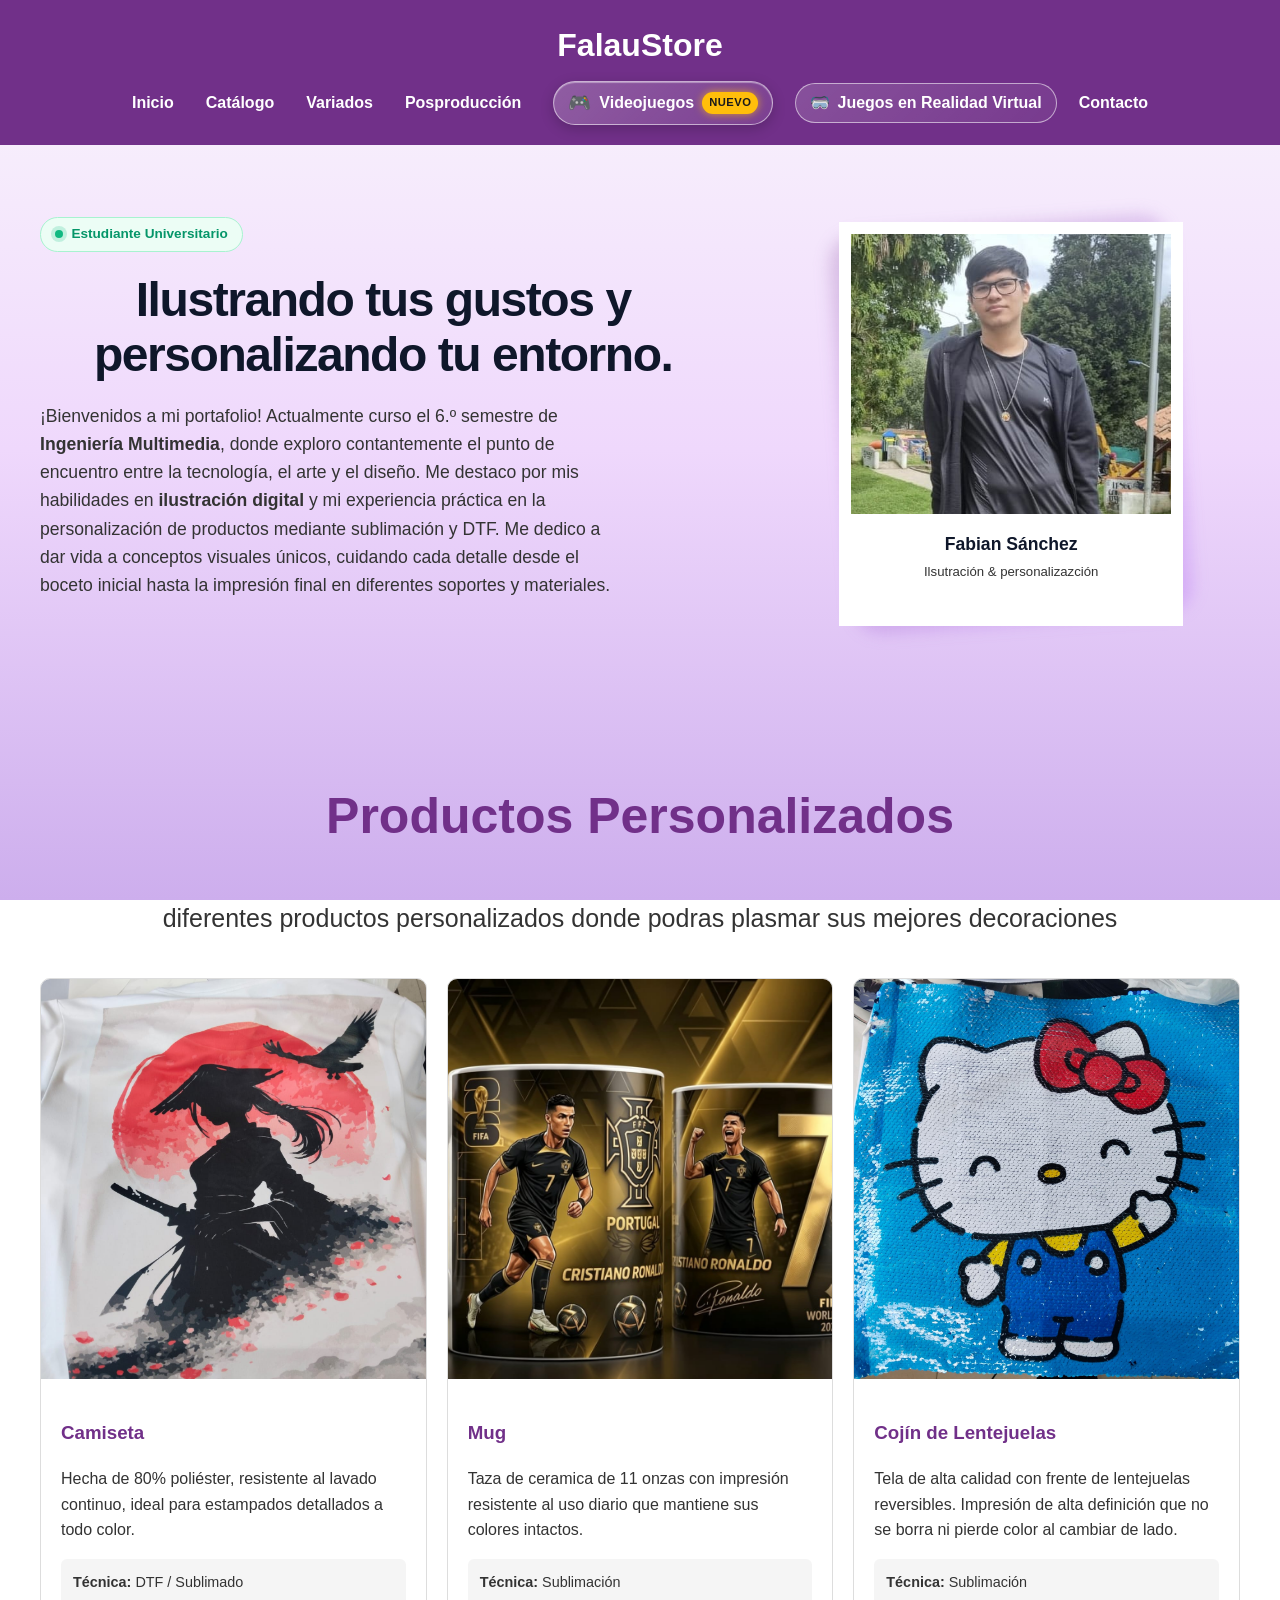
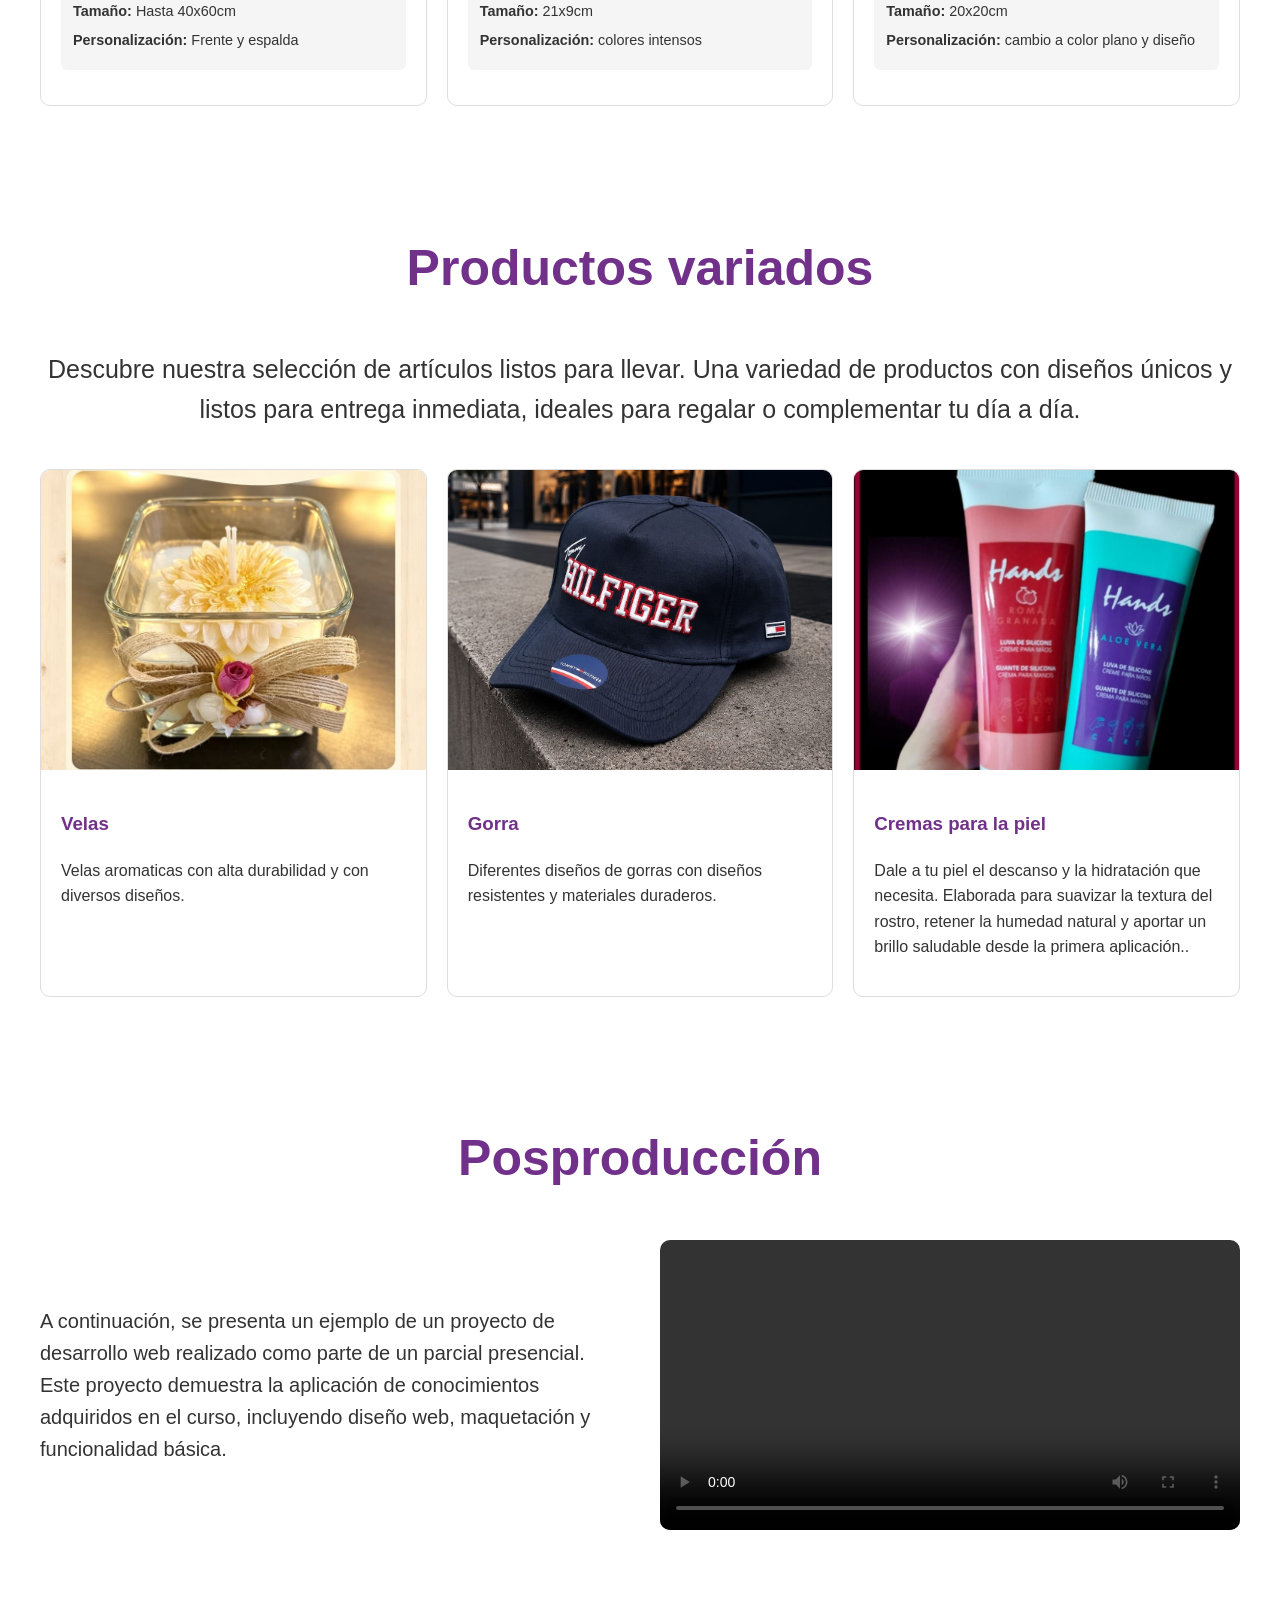
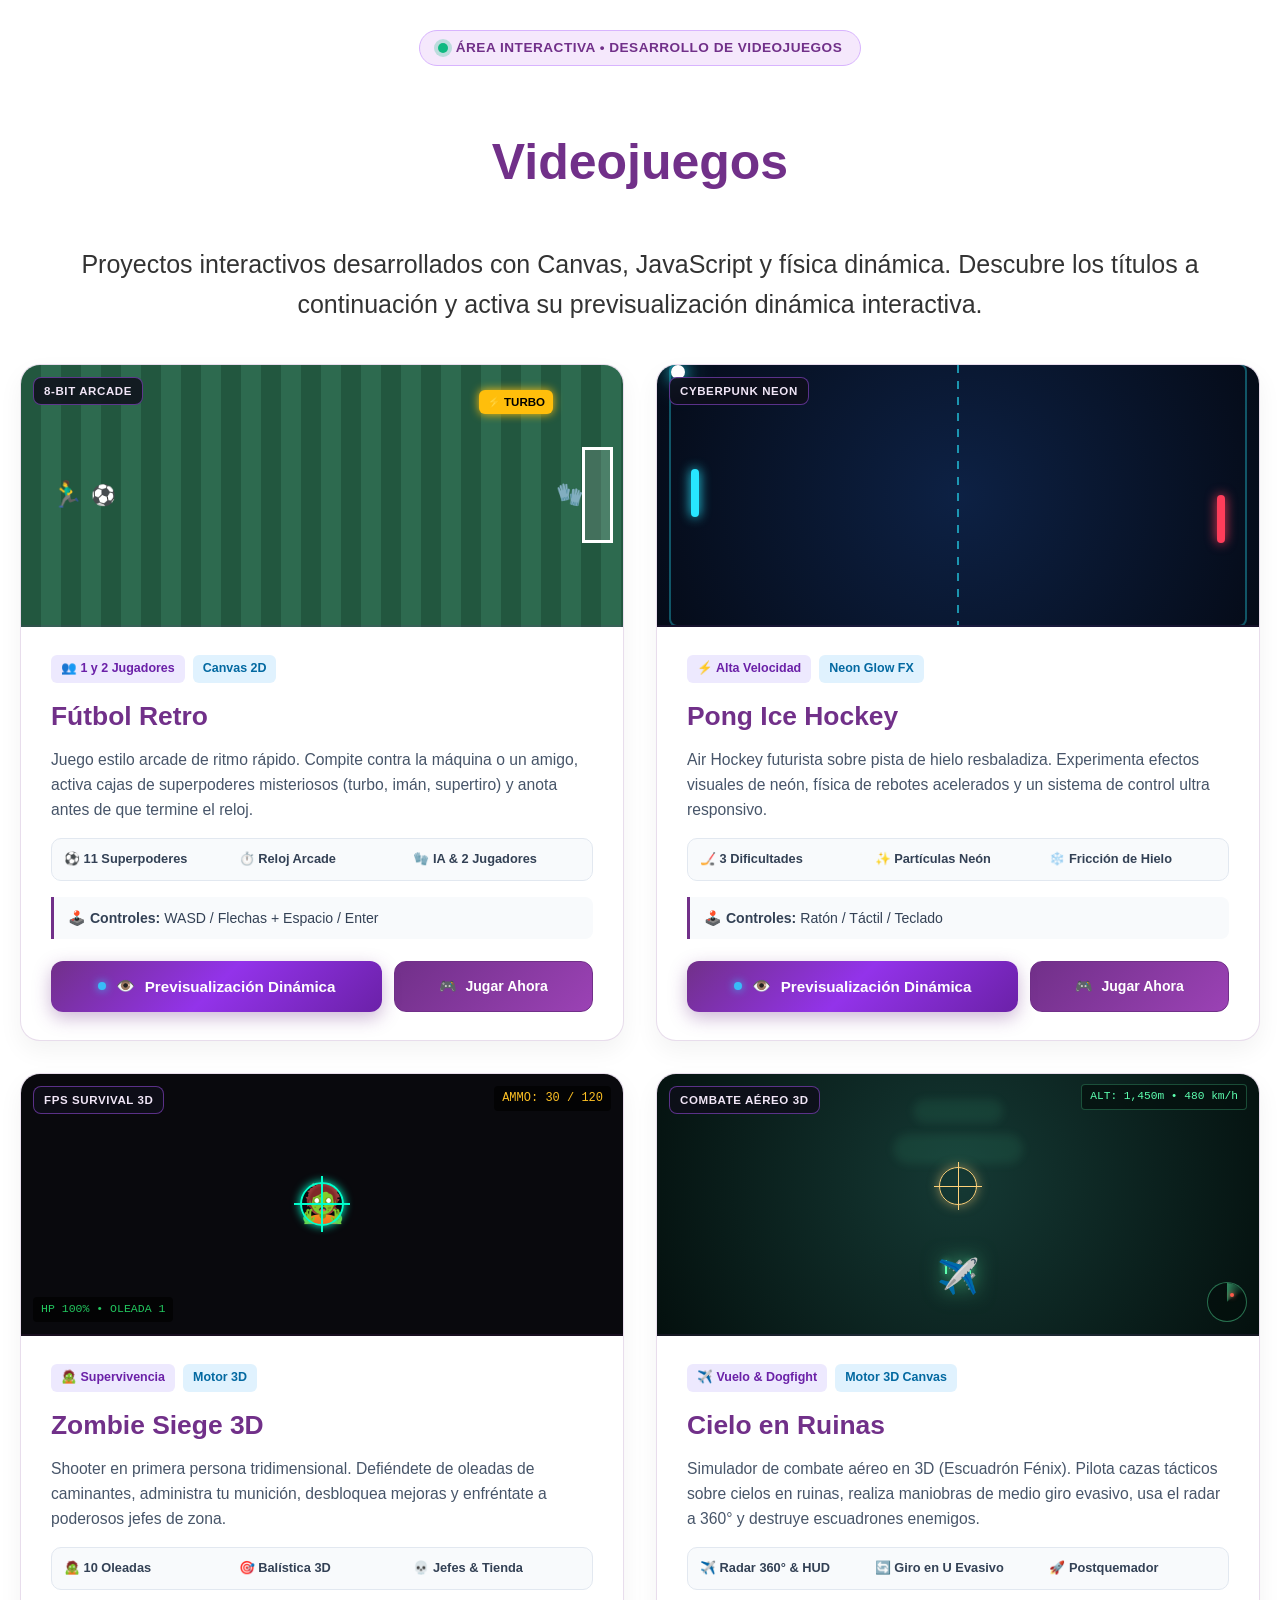
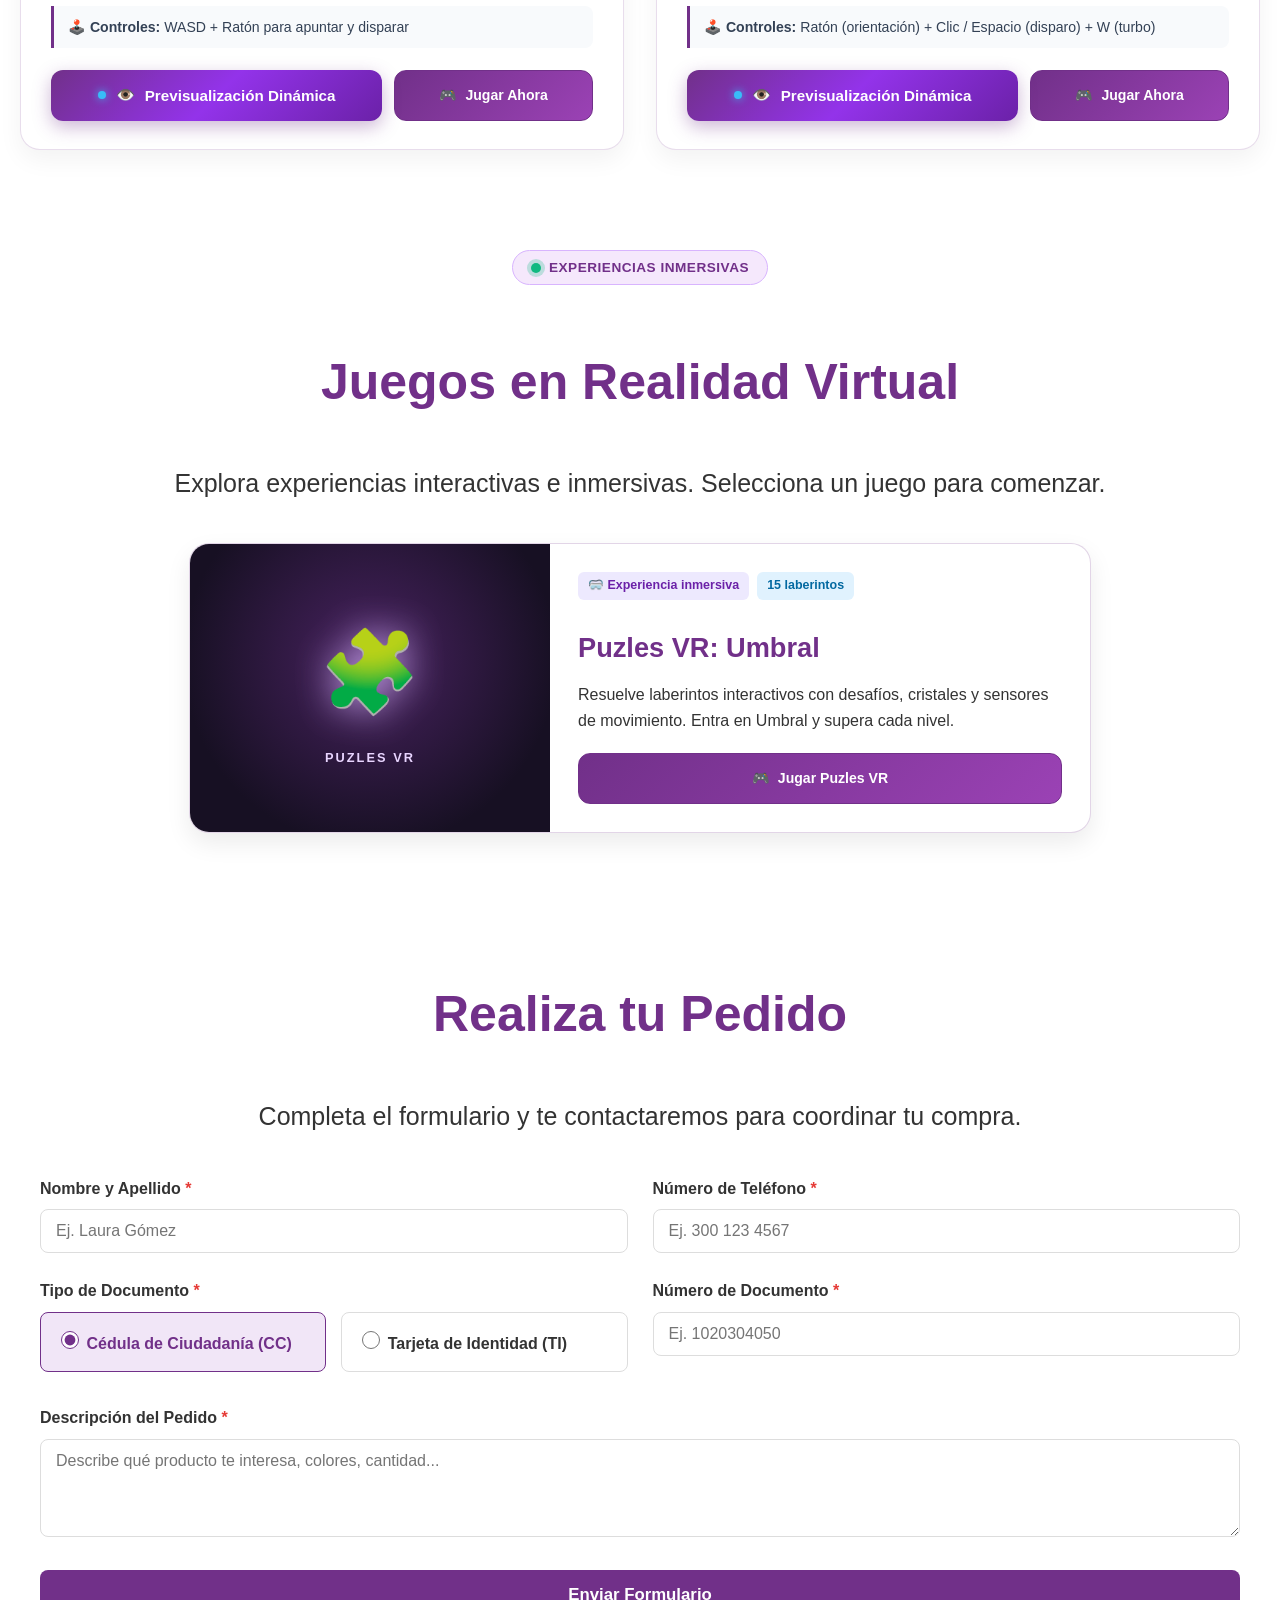
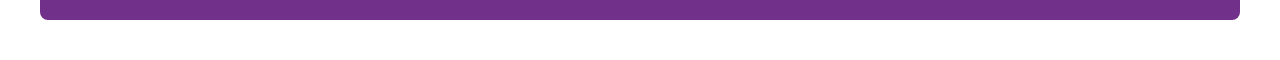
<file: intex.html>
<!DOCTYPE html>
<html lang="es">
<head>
    <meta charset="UTF-8">
    <meta name="viewport" content="width=device-width, initial-scale=1.0">
    <title>FalauStore 3.0</title>
    <link rel="stylesheet" href="Style.css">
</head>
<body>
    
<!-- header -->

     <header>
    <h1>FalauStore</h1>
    <nav>
      <a href="#inicio">Inicio</a>
      <a href="#catalogo">Catálogo</a>
      <a href="#variados">Variados</a>
      <a href="#posproduccion">Posproducción</a>
      <div class="nav-item-videojuegos">
        <a href="#videojuegos" class="nav-btn-videojuegos">
          <span class="nav-game-icon">🎮</span> Videojuegos
          <span class="nav-badge-nuevo">Nuevo</span>
        </a>
        <!-- Previsualización dinámica flotante en el header -->
        <div class="preview-dropdown-nav">
          <div class="preview-dropdown-top">
            <span class="preview-pulse-dot"></span> Previsualización Rápida
          </div>
          <div class="preview-dropdown-list">
            <a class="preview-dropdown-item" href="#videojuegos" onclick="setTimeout(function(){ abrirPrevisualizacion('futbol'); }, 200);">
              <span class="p-icon">⚽</span>
              <div class="p-text">
                <strong>Fútbol Retro</strong>
                <small>Arcade 8-bit con superpoderes</small>
              </div>
            </a>
            <a class="preview-dropdown-item" href="#videojuegos" onclick="setTimeout(function(){ abrirPrevisualizacion('pong'); }, 200);">
              <span class="p-icon">🏒</span>
              <div class="p-text">
                <strong>Pong Ice Hockey</strong>
                <small>Hockey neón &amp; alta velocidad</small>
              </div>
            </a>
            <a class="preview-dropdown-item" href="#videojuegos" onclick="setTimeout(function(){ abrirPrevisualizacion('shooter'); }, 200);">
              <span class="p-icon">🎯</span>
              <div class="p-text">
                <strong>Zombie Siege 3D</strong>
                <small>Shooter FPS de supervivencia</small>
              </div>
            </a>
            <a class="preview-dropdown-item" href="#videojuegos" onclick="setTimeout(function(){ abrirPrevisualizacion('cielo'); }, 200);">
              <span class="p-icon">✈️</span>
              <div class="p-text">
                <strong>Cielo en Ruinas</strong>
                <small>Combate aéreo &amp; simulación 3D</small>
              </div>
            </a>
          </div>
          <div class="preview-dropdown-footer">
            <span>Haz clic para explorar la sección</span> &darr;
          </div>
        </div>
      </div>
      <a href="#juegos-vr" class="nav-btn-vr">
        <span aria-hidden="true">🥽</span> Juegos en Realidad Virtual
      </a>
      <a href="#contacto">Contacto</a>
    </nav>
  </header>

<!-- inicio -->

  <section class="section-hero" id="inicio">
    <div class="hero-container">
      <!-- Bloque izquierdo: Texto y trayectoria -->
      <div class="hero-text-content">
        <div class="hero-badge-status">
          <span class="pulse-dot"></span> Estudiante Universitario 
        </div>
        <h2 class="hero-title">
          Ilustrando tus gustos y personalizando tu entorno.
        </h2>
        <p class="hero-description">
          ¡Bienvenidos a mi portafolio! Actualmente curso el 6.º semestre de <strong>Ingeniería Multimedia</strong>,
          donde exploro contantemente el punto de encuentro entre la tecnología, el arte y el diseño.
          Me destaco por mis habilidades en <strong>ilustración digital</strong> y mi experiencia práctica en la personalización
          de productos mediante sublimación y DTF. Me dedico a dar vida a conceptos visuales únicos,
          cuidando cada detalle desde el boceto inicial hasta la impresión final en diferentes soportes y materiales.
        </p>
      </div>

      <!-- Bloque derecho: Espacio reservado para Fotografía de Perfil -->
      <div class="profile-card">
        <div class="profile-backdrop-glow"></div>
        <div class="profile-frame">
          <div class="profile-image-container">
            <!-- Imagen de muestra con estilo profesional/estudiante -->
            <img src="fotos/FotoFabian.jpeg" alt="Foto de Fabian Sánchez">
          </div>
          <div class="profile-info-mini">
            <h2 class="profile-name">Fabian Sánchez</h2>
            <p class="profile-role">Ilsutración &amp; personalizazción</p>
          </div>
        </div>
      </div>
    </div>
  </section>

<!-- catalogo -->

  <!-- SECCIÓN DE CATÁLOGO -->
  <section id="catalogo" class="seccion">
    <h2>Productos Personalizados </h2>
    <p class="descripcionsection">diferentes productos personalizados donde podras plasmar sus mejores decoraciones</p>

    <div class="contenedor-personalizados">

  <div class="tarjeta-personalizada">
    <img src="fotos/camisasublimnada.jpeg" alt="Camiseta estampada">
    <div class="info-personalizada">
      <h3>Camiseta</h3>
      <p>Hecha de 80% poliéster, resistente al lavado continuo, ideal para estampados detallados a todo color.</p>
      <div class="especificaciones">
        <div><strong>Técnica:</strong> DTF / Sublimado</div>
        <div><strong>Tamaño:</strong> Hasta 40x60cm</div>
        <div><strong>Personalización:</strong> Frente y espalda</div>
      </div>
    </div>
  </div>

  <div class="tarjeta-personalizada">
    <img src="fotos/vasosublimado.jpeg" alt="mug personalizado">
    <div class="info-personalizada">
      <h3>Mug</h3>
      <p>Taza de ceramica de 11 onzas con impresión resistente al uso diario que mantiene sus colores intactos.</p>
      <div class="especificaciones">
        <div><strong>Técnica:</strong> Sublimación</div>
        <div><strong>Tamaño:</strong> 21x9cm</div>
        <div><strong>Personalización:</strong> colores intensos</div>
      </div>
    </div>
  </div>

   <div class="tarjeta-personalizada">
    <img src="fotos/cojín.jpeg" alt="cojin">
    <div class="info-personalizada">
      <h3>Cojín de Lentejuelas</h3>
      <p>Tela de alta calidad con frente de lentejuelas reversibles. Impresión de alta definición que no se borra ni pierde color 
        al cambiar de lado.</p>
      <div class="especificaciones">
        <div><strong>Técnica:</strong> Sublimación</div>
        <div><strong>Tamaño:</strong> 20x20cm</div>
        <div><strong>Personalización:</strong> cambio a color plano y diseño</div>
      </div>
    </div>
  </div>
</div>

  </section>

  <section id="variados" class="seccion">
      <h2>Productos variados</h2>
        <p class="descripcionsection">Descubre nuestra selección de artículos listos para llevar. Una variedad de productos 
        con diseños únicos y listos para entrega inmediata, ideales para regalar o complementar tu día a día.</p>

        <div class="contenedor-personalizadossimple">

  <div class="tarjeta-personalizadasimple">
    <img src="fotos/vela.jpeg" alt="velas" class="fotovela">
    <div class="info-personalizada">
      <h3>Velas</h3>
      <p>Velas aromaticas con alta durabilidad y con diversos diseños.</p>
    </div>
  </div>

  <div class="tarjeta-personalizadasimple">
    <img src="fotos/gorra.jpeg" alt="gorra" class="fotogorra">
    <div class="info-personalizada">
      <h3>Gorra</h3>
      <p>Diferentes diseños de gorras con diseños resistentes y materiales duraderos.</p>
    </div>
  </div>

  <div class="tarjeta-personalizadasimple">
    <img src="fotos/cremas.jpeg" alt="cremas" class="fotocremas">
    <div class="info-personalizada">
      <h3>Cremas para la piel</h3>
      <p>Dale a tu piel el descanso y la hidratación que necesita. Elaborada para suavizar
        la textura del rostro, retener la humedad natural y aportar un brillo saludable desde la primera aplicación..</p>
    </div>
  </div>

  </div>
  </section>

  <!-- parcial presencial -->

<section id="posproduccion" class="parcial-presencial seccion">
    <h2>Posproducción</h2>
    
    <div class="contenedor-posproduccion">
    <div class="texto-posproduccion">
      <p>A continuación, se presenta un ejemplo de un proyecto de desarrollo web realizado como parte de un
      parcial presencial. Este proyecto demuestra la aplicación de conocimientos adquiridos en el curso,
      incluyendo diseño web, maquetación y funcionalidad básica.</p>
    </div>

    <div class="video-posproduccion">
        <video src="video/pospodruccion_video.mp4" controls class="videoparcial"></video>
      </div>
    </div>
  </section>

  <!-- SECCIÓN DE VIDEOJUEGOS -->
  <section id="videojuegos" class="seccion seccion-videojuegos">
    <div class="videojuegos-encabezado">
      <div class="badge-videojuegos-centro">
        <span class="badge-pulsante"></span>
        <span>ÁREA INTERACTIVA &bull; DESARROLLO DE VIDEOJUEGOS</span>
      </div>
      <h2>Videojuegos</h2>
      <p class="descripcionsection">
        Proyectos interactivos desarrollados con Canvas, JavaScript y física dinámica.
        Descubre los títulos a continuación y activa su previsualización dinámica interactiva.
      </p>
    </div>

    <!-- Contenedor de tarjetas de videojuegos -->
    <div class="contenedor-videojuegos">

      <!-- Tarjeta 1: Fútbol Retro -->
      <div class="tarjeta-juego" data-game="futbol">
        <div class="preview-mini-canvas-wrap preview-futbol-bg" onclick="abrirPrevisualizacion('futbol')">
          <div class="preview-badge-tipo">8-Bit Arcade</div>
          <div class="preview-escena-retro">
            <div class="escena-arco"></div>
            <div class="escena-portero">🧤</div>
            <div class="escena-balon">⚽</div>
            <div class="escena-jugador">🏃‍♂️</div>
            <div class="escena-poder">⚡ TURBO</div>
          </div>
          <div class="preview-hover-tag">
            <span>👁️ Clic para ver previsualización dinámica</span>
          </div>
        </div>
        <div class="info-juego">
          <div class="juego-tags">
            <span class="tag-modo">👥 1 y 2 Jugadores</span>
            <span class="tag-tec">Canvas 2D</span>
          </div>
          <h3>Fútbol Retro</h3>
          <p class="juego-desc">
            Juego estilo arcade de ritmo rápido. Compite contra la máquina o un amigo, activa cajas de superpoderes misteriosos (turbo, imán, supertiro) y anota antes de que termine el reloj.
          </p>
          <div class="juego-detalles-grid">
            <span class="detalle-chip">⚽ 11 Superpoderes</span>
            <span class="detalle-chip">⏱️ Reloj Arcade</span>
            <span class="detalle-chip">🧤 IA &amp; 2 Jugadores</span>
          </div>
          <div class="juego-controles-mini">
            <span>🕹️ <strong>Controles:</strong> WASD / Flechas + Espacio / Enter</span>
          </div>
          <div class="juego-botones-accion">
            <button type="button" class="btn-dinamico-preview" onclick="abrirPrevisualizacion('futbol')">
              <span class="btn-glow-dot"></span>
              <span class="btn-icono">👁️</span>
              <span class="btn-texto">Previsualización Dinámica</span>
            </button>
            <a class="btn-jugar-ahora" href="videojuegos/futbol-retro.html">
              <span class="btn-icono">🎮</span>
              <span>Jugar Ahora</span>
            </a>
          </div>
        </div>
      </div>

      <!-- Tarjeta 2: Pong Ice Hockey -->
      <div class="tarjeta-juego" data-game="pong">
        <div class="preview-mini-canvas-wrap preview-pong-bg" onclick="abrirPrevisualizacion('pong')">
          <div class="preview-badge-tipo">Cyberpunk Neon</div>
          <div class="preview-escena-pong">
            <div class="pong-linea-central"></div>
            <div class="pong-puck"></div>
            <div class="pong-raqueta pong-raqueta-izq"></div>
            <div class="pong-raqueta pong-raqueta-der"></div>
            <div class="pong-particulas">
              <span></span><span></span><span></span>
            </div>
          </div>
          <div class="preview-hover-tag">
            <span>👁️ Clic para ver previsualización dinámica</span>
          </div>
        </div>
        <div class="info-juego">
          <div class="juego-tags">
            <span class="tag-modo">⚡ Alta Velocidad</span>
            <span class="tag-tec">Neon Glow FX</span>
          </div>
          <h3>Pong Ice Hockey</h3>
          <p class="juego-desc">
            Air Hockey futurista sobre pista de hielo resbaladiza. Experimenta efectos visuales de neón, física de rebotes acelerados y un sistema de control ultra responsivo.
          </p>
          <div class="juego-detalles-grid">
            <span class="detalle-chip">🏒 3 Dificultades</span>
            <span class="detalle-chip">✨ Partículas Neón</span>
            <span class="detalle-chip">❄️ Fricción de Hielo</span>
          </div>
          <div class="juego-controles-mini">
            <span>🕹️ <strong>Controles:</strong> Ratón / Táctil / Teclado</span>
          </div>
          <div class="juego-botones-accion">
            <button type="button" class="btn-dinamico-preview" onclick="abrirPrevisualizacion('pong')">
              <span class="btn-glow-dot"></span>
              <span class="btn-icono">👁️</span>
              <span class="btn-texto">Previsualización Dinámica</span>
            </button>
            <a class="btn-jugar-ahora" href="videojuegos/pong-hockey.html">
              <span class="btn-icono">🎮</span>
              <span>Jugar Ahora</span>
            </a>
          </div>
        </div>
      </div>

      <!-- Tarjeta 3: Zombie Siege 3D -->
      <div class="tarjeta-juego" data-game="shooter">
        <div class="preview-mini-canvas-wrap preview-shooter-bg" onclick="abrirPrevisualizacion('shooter')">
          <div class="preview-badge-tipo">FPS Survival 3D</div>
          <div class="preview-escena-shooter">
            <div class="shooter-mira-centro"></div>
            <div class="shooter-hud-top">AMMO: 30 / 120</div>
            <div class="shooter-target-zombie">🧟</div>
            <div class="shooter-hud-bottom">HP 100% &bull; OLEADA 1</div>
          </div>
          <div class="preview-hover-tag">
            <span>👁️ Clic para ver previsualización dinámica</span>
          </div>
        </div>
        <div class="info-juego">
          <div class="juego-tags">
            <span class="tag-modo">🧟 Supervivencia</span>
            <span class="tag-tec">Motor 3D</span>
          </div>
          <h3>Zombie Siege 3D</h3>
          <p class="juego-desc">
            Shooter en primera persona tridimensional. Defiéndete de oleadas de caminantes, administra tu munición, desbloquea mejoras y enfréntate a poderosos jefes de zona.
          </p>
          <div class="juego-detalles-grid">
            <span class="detalle-chip">🧟 10 Oleadas</span>
            <span class="detalle-chip">🎯 Balística 3D</span>
            <span class="detalle-chip">💀 Jefes &amp; Tienda</span>
          </div>
          <div class="juego-controles-mini">
            <span>🕹️ <strong>Controles:</strong> WASD + Ratón para apuntar y disparar</span>
          </div>
          <div class="juego-botones-accion">
            <button type="button" class="btn-dinamico-preview" onclick="abrirPrevisualizacion('shooter')">
              <span class="btn-glow-dot"></span>
              <span class="btn-icono">👁️</span>
              <span class="btn-texto">Previsualización Dinámica</span>
            </button>
            <a class="btn-jugar-ahora" href="videojuegos/shooter.html">
              <span class="btn-icono">🎮</span>
              <span>Jugar Ahora</span>
            </a>
          </div>
        </div>
      </div>

      <!-- Tarjeta 4: Cielo en Ruinas -->
      <div class="tarjeta-juego" data-game="cielo">
        <div class="preview-mini-canvas-wrap preview-cielo-bg" onclick="abrirPrevisualizacion('cielo')">
          <div class="preview-badge-tipo">Combate Aéreo 3D</div>
          <div class="preview-escena-cielo">
            <div class="cielo-nube nube-1"></div>
            <div class="cielo-nube nube-2"></div>
            <div class="cielo-avion">✈️</div>
            <div class="cielo-mira"></div>
            <div class="cielo-radar-mini">
              <span class="radar-barrido"></span>
              <span class="radar-blip"></span>
            </div>
            <div class="cielo-disparos">
              <span></span><span></span>
            </div>
            <div class="cielo-hud-mini">ALT: 1,450m &bull; 480 km/h</div>
          </div>
          <div class="preview-hover-tag">
            <span>👁️ Clic para ver previsualización dinámica</span>
          </div>
        </div>
        <div class="info-juego">
          <div class="juego-tags">
            <span class="tag-modo">✈️ Vuelo &amp; Dogfight</span>
            <span class="tag-tec">Motor 3D Canvas</span>
          </div>
          <h3>Cielo en Ruinas</h3>
          <p class="juego-desc">
            Simulador de combate aéreo en 3D (Escuadrón Fénix). Pilota cazas tácticos sobre cielos en ruinas, realiza maniobras de medio giro evasivo, usa el radar a 360° y destruye escuadrones enemigos.
          </p>
          <div class="juego-detalles-grid">
            <span class="detalle-chip">✈️ Radar 360° &amp; HUD</span>
            <span class="detalle-chip">🔄 Giro en U Evasivo</span>
            <span class="detalle-chip">🚀 Postquemador</span>
          </div>
          <div class="juego-controles-mini">
            <span>🕹️ <strong>Controles:</strong> Ratón (orientación) + Clic / Espacio (disparo) + W (turbo)</span>
          </div>
          <div class="juego-botones-accion">
            <button type="button" class="btn-dinamico-preview" onclick="abrirPrevisualizacion('cielo')">
              <span class="btn-glow-dot"></span>
              <span class="btn-icono">👁️</span>
              <span class="btn-texto">Previsualización Dinámica</span>
            </button>
            <a class="btn-jugar-ahora" href="videojuegos/cielo-en-ruinas.html">
              <span class="btn-icono">🎮</span>
              <span>Jugar Ahora</span>
            </a>
          </div>
        </div>
      </div>

    </div>

    <!-- MODAL DINÁMICO INTERACTIVO DE PREVISUALIZACIÓN -->
    <div id="modalPrevisualizacion" class="modal-preview-videojuego" onclick="cerrarPrevisualizacion(event)">
      <div class="modal-preview-contenido">
        <button type="button" class="modal-preview-cerrar" onclick="cerrarPrevisualizacion(null, true)" aria-label="Cerrar">&times;</button>
        
        <div class="modal-selector-juegos">
          <button type="button" class="tab-juego-btn" id="tabFutbol" onclick="abrirPrevisualizacion('futbol')">⚽ Fútbol Retro</button>
          <button type="button" class="tab-juego-btn" id="tabPong" onclick="abrirPrevisualizacion('pong')">🏒 Pong Ice Hockey</button>
          <button type="button" class="tab-juego-btn" id="tabShooter" onclick="abrirPrevisualizacion('shooter')">🎯 Zombie Siege 3D</button>
          <button type="button" class="tab-juego-btn" id="tabCielo" onclick="abrirPrevisualizacion('cielo')">✈️ Cielo en Ruinas</button>
        </div>

        <div class="modal-preview-grid">
          <!-- Pantalla interactiva en vivo simulada -->
          <div class="modal-pantalla-wrap">
            <div class="modal-canvas-header">
              <span class="live-dot-pulse">● EN VIVO</span>
              <span id="modalPantallaTitulo">Simulación Dinámica de Gameplay</span>
              <span class="fps-badge">60 FPS</span>
            </div>
            <canvas id="canvasPreviewLive" width="600" height="340"></canvas>
            <div class="modal-canvas-footer">
              <span id="modalCanvasTip">💡 Interactúa o mira la simulación generada dinámicamente</span>
            </div>
          </div>

          <!-- Información y detalles del videojuego -->
          <div class="modal-info-panel">
            <div class="modal-badge-wrapper">
              <span id="modalJuegoBadge" class="preview-badge-tipo">8-Bit Arcade</span>
              <span class="badge-estado-ready">✔ Previsualización Activa</span>
            </div>
            <h3 id="modalJuegoTitulo">Fútbol Retro</h3>
            <p id="modalJuegoDescripcion" class="modal-texto-desc"></p>

            <div class="modal-ficha-tecnica">
              <div class="ficha-item">
                <span class="ficha-label">Modo de Juego:</span>
                <span class="ficha-val" id="modalJuegoModo">1 o 2 Jugadores</span>
              </div>
              <div class="ficha-item">
                <span class="ficha-label">Tecnología:</span>
                <span class="ficha-val" id="modalJuegoMotor">HTML5 Canvas / JS puro</span>
              </div>
              <div class="ficha-item">
                <span class="ficha-label">Controles:</span>
                <span class="ficha-val" id="modalJuegoControles">WASD / Flechas + Espacio</span>
              </div>
            </div>

            <!-- Banner indicador de vinculación de carpeta -->
            <div class="modal-aviso-vinculo">
              <div class="aviso-icon">📁</div>
              <div class="aviso-cuerpo">
                <strong>Juegos listos para jugar</strong>
                <p>Abre el juego seleccionado desde su archivo en la carpeta <code>videojuegos/</code>.</p>
              </div>
            </div>

            <div class="modal-acciones-footer">
              <button type="button" class="btn-modal-accion btn-modal-cerrar" onclick="cerrarPrevisualizacion(null, true)">
                Cerrar Previsualización
              </button>
              <a id="modalJugarAhora" class="btn-modal-accion btn-modal-jugar" href="videojuegos/futbol-retro.html">
                <span>🎮 Jugar ahora</span>
              </a>
            </div>
          </div>
        </div>
      </div>
    </div>
  </section>

  <!-- SECCIÓN DE JUEGOS EN REALIDAD VIRTUAL -->
  <section id="juegos-vr" class="seccion seccion-juegos-vr">
    <div class="videojuegos-encabezado">
      <div class="badge-videojuegos-centro">
        <span class="badge-pulsante"></span>
        <span>EXPERIENCIAS INMERSIVAS</span>
      </div>
      <h2>Juegos en Realidad Virtual</h2>
      <p class="descripcionsection">
        Explora experiencias interactivas e inmersivas. Selecciona un juego para comenzar.
      </p>
    </div>

    <div class="tarjeta-vr">
      <div class="vr-arte" aria-hidden="true">
        <span class="vr-icono">🧩</span>
        <span class="vr-etiqueta">PUZLES VR</span>
      </div>
      <div class="vr-info">
        <div class="juego-tags">
          <span class="tag-modo">🥽 Experiencia inmersiva</span>
          <span class="tag-tec">15 laberintos</span>
        </div>
        <h3>Puzles VR: Umbral</h3>
        <p>
          Resuelve laberintos interactivos con desafíos, cristales y sensores de movimiento.
          Entra en Umbral y supera cada nivel.
        </p>
        <a class="btn-jugar-ahora" href="videojuegos/puzlesvr.html">
          <span class="btn-icono">🎮</span>
          <span>Jugar Puzles VR</span>
        </a>
      </div>
    </div>
  </section>

<!-- Contacto -->
<!-- required hace que si el espacio del formulario esta vacio no se pueda enviar-->

  <section id="contacto" class="seccion">
  <h2>Realiza tu Pedido</h2>
  <p class="descripcionsection">Completa el formulario y te contactaremos para coordinar tu compra.</p>

  <form class="formulario-pedido">
    <div class="form-grid">

      <div class="form-grupo">
        <label for="nombre">Nombre y Apellido <span class="requerido">*</span></label>
        <input type="text" id="nombre" name="nombre" placeholder="Ej. Laura Gómez" required> 
      </div>

      <div class="form-grupo">
        <label for="telefono">Número de Teléfono <span class="requerido">*</span></label>
        <input type="tel" id="telefono" name="telefono" placeholder="Ej. 300 123 4567" required>
      </div>

      <div class="form-grupo">
        <label>Tipo de Documento <span class="requerido">*</span></label>
        <div class="radio-grupo">
          <label class="radio-opcion">
            <input type="radio" name="documento" value="CC" checked>
            Cédula de Ciudadanía (CC)
          </label>
          <label class="radio-opcion">
            <input type="radio" name="documento" value="TI">
            Tarjeta de Identidad (TI)
          </label>
        </div>
      </div>

      <div class="form-grupo">
        <label for="numeroDocumento">Número de Documento <span class="requerido">*</span></label>
        <input type="number" id="numeroDocumento" name="numeroDocumento" placeholder="Ej. 1020304050" required>
      </div>

      <div class="form-grupo form-grupo-completo">
        <label for="descripcion">Descripción del Pedido <span class="requerido">*</span></label>
        <textarea id="descripcion" name="descripcion" rows="4" placeholder="Describe qué producto te interesa, colores, cantidad..." required></textarea>
      </div>

    </div>

    <button type="submit" class="btn-enviar">Enviar Formulario</button>
  </form>
</section>

<!-- SCRIPT DE PREVISUALIZACIÓN DINÁMICA DE VIDEOJUEGOS -->
<script>
  // Datos informativos para las previsualizaciones de cada juego
  const DATOS_JUEGOS = {
    futbol: {
      url: 'videojuegos/futbol-retro.html',
      titulo: 'Fútbol Retro 2D',
      badge: 'Arcade 8-Bit',
      desc: 'Un tributo a los clásicos arcades de fútbol de la era de 8-bits. Cuenta con físicas de balón reactivas, cajas de superpoderes aleatorios en el campo (como turbo, disparo imán o congelamiento) y soporte para juego local de 1 o 2 jugadores.',
      modo: '1 Jugador (vs CPU) o 2 Jugadores',
      motor: 'HTML5 Canvas 2D + Física personalizada',
      controles: 'WASD / Flechas para moverte; Espacio o Enter para patear',
      tip: '⚽ Simulación en vivo: Golazos con física arcade y efectos retro'
    },
    pong: {
      url: 'videojuegos/pong-hockey.html',
      titulo: 'Pong Ice Hockey',
      badge: 'Cyberpunk Neon',
      desc: 'Reinvención electrizante de Pong combinada con la velocidad del hockey sobre hielo. Desarrollado con efectos visuales de neón cyberpunk, fricción dinámica de pista y rebotes a toda velocidad.',
      modo: '1 Jugador con IA Adaptativa',
      motor: 'HTML5 Canvas 2D + Glow Filters & Shaders',
      controles: 'Movimiento con ratón, superficie táctil o teclas W/S',
      tip: '🏒 Simulación en vivo: Rebotes acelerados con estela de partículas de neón'
    },
    shooter: {
      url: 'videojuegos/shooter.html',
      titulo: 'Zombie Siege 3D',
      badge: 'FPS Survival 3D',
      desc: 'Intenso juego de disparos en primera persona en entorno tridimensional. Enfrenta oleadas de zombis con inteligencia artificial persecutora, administración táctica de cargadores y combate contra jefes de zona.',
      modo: 'Supervivencia Individual por Oleadas',
      motor: 'Motor de proyección 3D con Canvas y Raycasting',
      controles: 'WASD para desplazarse, Ratón para apuntar y disparar, R para recargar',
      tip: '🎯 Simulación en vivo: Mira táctica activa, cálculo de retroceso e impacto'
    },
    cielo: {
      url: 'videojuegos/cielo-en-ruinas.html',
      titulo: 'Cielo en Ruinas (Escuadrón Fénix)',
      badge: 'Combate Aéreo 3D',
      desc: 'Simulador táctico de combate aéreo en tercera persona. Pilota cazas de combate sobre un cielo postapocalíptico, realiza giros en U evasivos, utiliza el radar a 360°, administra el postquemador (turbo) y derriba escuadrones de cazas hostiles.',
      modo: 'Combate Aéreo / Dogfight (1 Jugador)',
      motor: 'Motor de Vuelo 3D Canvas + Horizonte Artificial & Radar Táctico',
      controles: 'Ratón para cabeceo y alabeo; Clic / Espacio para ráfagas; W para turbo; U para giro en U',
      tip: '✈️ Simulación en vivo: Maniobras de combate, radar a 360°, ráfagas láser y horizonte dinámico'
    }
  };

  let juegoActivo = null;
  let animId = null;

  function abrirPrevisualizacion(juegoKey) {
    const data = DATOS_JUEGOS[juegoKey];
    if (!data) return;

    juegoActivo = juegoKey;
    const modal = document.getElementById('modalPrevisualizacion');
    modal.classList.add('activo');

    // Actualizar tabs activas
    document.querySelectorAll('.tab-juego-btn').forEach(btn => btn.classList.remove('activa'));
    if (juegoKey === 'futbol') document.getElementById('tabFutbol').classList.add('activa');
    if (juegoKey === 'pong') document.getElementById('tabPong').classList.add('activa');
    if (juegoKey === 'shooter') document.getElementById('tabShooter').classList.add('activa');
    if (juegoKey === 'cielo') document.getElementById('tabCielo').classList.add('activa');

    // Actualizar campos de texto
    document.getElementById('modalJuegoTitulo').textContent = data.titulo;
    document.getElementById('modalJuegoBadge').textContent = data.badge;
    document.getElementById('modalJuegoDescripcion').textContent = data.desc;
    document.getElementById('modalJuegoModo').textContent = data.modo;
    document.getElementById('modalJuegoMotor').textContent = data.motor;
    document.getElementById('modalJuegoControles').textContent = data.controles;
    document.getElementById('modalCanvasTip').textContent = data.tip;
    document.getElementById('modalJugarAhora').href = data.url;

    iniciarSimulacionCanvas(juegoKey);
  }

  function cerrarPrevisualizacion(event, forzar = false) {
    if (forzar || (event && event.target.id === 'modalPrevisualizacion')) {
      const modal = document.getElementById('modalPrevisualizacion');
      modal.classList.remove('activo');
      if (animId) {
        cancelAnimationFrame(animId);
        animId = null;
      }
    }
  }

  // Cerrar con la tecla Escape
  document.addEventListener('keydown', function(e) {
    if (e.key === 'Escape') {
      cerrarPrevisualizacion(null, true);
    }
  });

  // ==========================================
  // MOTOR DE SIMULACIONES GRÁFICAS EN CANVAS
  // ==========================================
  function iniciarSimulacionCanvas(tipo) {
    const canvas = document.getElementById('canvasPreviewLive');
    if (!canvas) return;
    const ctx = canvas.getContext('2d');
    if (animId) cancelAnimationFrame(animId);

    let frame = 0;

    // Estados para simulación de Fútbol
    let fBall = { x: 200, y: 170, vx: 5, vy: 2, r: 8, golTimer: 0 };
    let fPlayer = { x: 130, y: 170, leg: 0 };
    let fGoalie = { x: 540, y: 170, vy: 3 };
    let fGoles = 0;

    // Estados para simulación de Pong
    let pPuck = { x: 300, y: 170, vx: 6, vy: 4, r: 10 };
    let pPadL = { y: 170 };
    let pPadR = { y: 170 };
    let pTrail = [];
    let pScoreL = 3, pScoreR = 2;

    // Estados para simulación de Shooter
    let sCross = { x: 300, y: 170, targetX: 300, targetY: 170 };
    let sZombie = { x: 300, y: 170, scale: 0.3, dir: 1, hp: 100 };
    let sShotTimer = 0;
    let sAmmo = 30;

    // Estados para simulación de Cielo en Ruinas
    let aPlane = { x: 300, y: 220, bank: 0, speed: 480, alt: 1450 };
    let aEnemy = { x: 320, y: 130, hp: 100 };
    let aClouds = [
      { x: 100, y: 70, s: 0.6, speed: 1.8 },
      { x: 450, y: 110, s: 1.1, speed: 3.2 },
      { x: 260, y: 50, s: 0.8, speed: 2.2 },
      { x: 560, y: 85, s: 1.3, speed: 3.8 }
    ];
    let aTracers = [];
    let aParticles = [];
    let aRadarAngle = 0;

    function loop() {
      frame++;
      const w = canvas.width;
      const h = canvas.height;

      if (tipo === 'futbol') {
        // --- SIMULACIÓN FÚTBOL RETRO ---
        ctx.fillStyle = '#2d6a4f';
        ctx.fillRect(0, 0, w, h);

        // Franjas de pasto
        ctx.fillStyle = '#22573f';
        for (let i = 0; i < w; i += 60) {
          ctx.fillRect(i, 0, 30, h);
        }

        // Líneas de cancha
        ctx.strokeStyle = 'rgba(255,255,255,0.7)';
        ctx.lineWidth = 4;
        ctx.strokeRect(30, 20, w - 60, h - 40);
        // Línea central y círculo
        ctx.beginPath();
        ctx.moveTo(w / 2, 20);
        ctx.lineTo(w / 2, h - 20);
        ctx.stroke();
        ctx.beginPath();
        ctx.arc(w / 2, h / 2, 50, 0, Math.PI * 2);
        ctx.stroke();

        // Arcos
        ctx.strokeStyle = '#fff';
        ctx.strokeRect(w - 30, h / 2 - 50, 20, 100);
        ctx.strokeRect(10, h / 2 - 50, 20, 100);

        // Caja de poder flotante
        const puY = h / 2 + Math.sin(frame * 0.05) * 35;
        ctx.fillStyle = '#ffbe0b';
        ctx.fillRect(280, puY - 14, 28, 28);
        ctx.fillStyle = '#000';
        ctx.font = 'bold 14px monospace';
        ctx.fillText('⚡', 285, puY + 6);

        // Actualizar física balón
        if (fBall.golTimer > 0) {
          fBall.golTimer--;
          // Efecto de GOL
          ctx.fillStyle = 'rgba(0,0,0,0.5)';
          ctx.fillRect(0, 0, w, h);
          ctx.fillStyle = (frame % 10 < 5) ? '#ffd166' : '#fff';
          ctx.font = 'bold 44px sans-serif';
          ctx.textAlign = 'center';
          ctx.fillText('¡¡GOOOOOOL!!', w / 2, h / 2);
          ctx.font = 'bold 18px monospace';
          ctx.fillStyle = '#fff';
          ctx.fillText(`MARCADOR: AZUL ${fGoles} - 0 ROJO`, w / 2, h / 2 + 40);
          ctx.textAlign = 'start';
        } else {
          fBall.x += fBall.vx;
          fBall.y += fBall.vy;

          if (fBall.y - fBall.r < 20 || fBall.y + fBall.r > h - 20) fBall.vy *= -1;

          // Movimiento de jugador
          fPlayer.x = Math.min(220, fPlayer.x + 1.5);
          fPlayer.y += (fBall.y - fPlayer.y) * 0.08;

          // Movimiento de portero
          fGoalie.y += fGoalie.vy;
          if (fGoalie.y < h / 2 - 40 || fGoalie.y > h / 2 + 40) fGoalie.vy *= -1;

          // Gol detectado
          if (fBall.x > w - 30 && fBall.y > h / 2 - 50 && fBall.y < h / 2 + 50) {
            fGoles++;
            fBall.golTimer = 45;
            fBall.x = 200;
            fBall.y = 170;
            fBall.vx = 5;
            fBall.vy = (Math.random() - 0.5) * 4;
            fPlayer.x = 110;
          } else if (fBall.x > w - 30 || fBall.x < 30) {
            fBall.vx *= -1;
          }

          // Dibujar Balón con sombra
          ctx.beginPath();
          ctx.arc(fBall.x, fBall.y, fBall.r, 0, Math.PI * 2);
          ctx.fillStyle = '#ffffff';
          ctx.fill();
          ctx.strokeStyle = '#000';
          ctx.lineWidth = 2;
          ctx.stroke();

          // Jugador (Azul)
          ctx.fillStyle = '#1d4ed8';
          ctx.beginPath();
          ctx.arc(fPlayer.x, fPlayer.y, 14, 0, Math.PI * 2);
          ctx.fill();
          ctx.fillStyle = '#fff';
          ctx.font = 'bold 11px sans-serif';
          ctx.fillText('10', fPlayer.x - 7, fPlayer.y + 4);

          // Portero (Rojo)
          ctx.fillStyle = '#dc2626';
          ctx.beginPath();
          ctx.arc(fGoalie.x, fGoalie.y, 13, 0, Math.PI * 2);
          ctx.fill();
          ctx.fillStyle = '#fff';
          ctx.fillText('1', fGoalie.x - 4, fGoalie.y + 4);

          // Marcador superior retro
          ctx.fillStyle = 'rgba(0,0,0,0.7)';
          ctx.fillRect(w / 2 - 90, 24, 180, 28);
          ctx.fillStyle = '#06d6a0';
          ctx.font = 'bold 14px monospace';
          ctx.fillText(`AZUL ${fGoles} : 0 ROJO`, w / 2 - 65, 43);
        }

      } else if (tipo === 'pong') {
        // --- SIMULACIÓN PONG ICE HOCKEY ---
        ctx.fillStyle = '#050b18';
        ctx.fillRect(0, 0, w, h);

        // Efecto rejilla neón de fondo
        ctx.strokeStyle = 'rgba(39, 230, 255, 0.08)';
        ctx.lineWidth = 1;
        for (let x = 0; x < w; x += 30) {
          ctx.beginPath();
          ctx.moveTo(x, 0);
          ctx.lineTo(x, h);
          ctx.stroke();
        }
        for (let y = 0; y < h; y += 30) {
          ctx.beginPath();
          ctx.moveTo(0, y);
          ctx.lineTo(w, y);
          ctx.stroke();
        }

        // Borde brillante de la pista
        ctx.strokeStyle = '#27e6ff';
        ctx.lineWidth = 3;
        ctx.shadowColor = '#27e6ff';
        ctx.shadowBlur = 15;
        ctx.strokeRect(15, 15, w - 30, h - 30);

        // Línea central neón
        ctx.setLineDash([8, 8]);
        ctx.beginPath();
        ctx.moveTo(w / 2, 15);
        ctx.lineTo(w / 2, h - 15);
        ctx.stroke();
        ctx.setLineDash([]);
        ctx.shadowBlur = 0;

        // Físicas del disco
        pPuck.x += pPuck.vx;
        pPuck.y += pPuck.vy;

        if (pPuck.y - pPuck.r < 18 || pPuck.y + pPuck.r > h - 18) {
          pPuck.vy *= -1;
        }

        // Paletas IA
        pPadL.y += (pPuck.y - pPadL.y) * 0.12;
        pPadR.y += (pPuck.y - pPadR.y) * 0.10;

        // Rebotes en paletas
        if (pPuck.x - pPuck.r < 45 && Math.abs(pPuck.y - pPadL.y) < 40 && pPuck.vx < 0) {
          pPuck.vx *= -1.05;
        }
        if (pPuck.x + pPuck.r > w - 45 && Math.abs(pPuck.y - pPadR.y) < 40 && pPuck.vx > 0) {
          pPuck.vx *= -1.05;
        }

        // Reseteo si sale
        if (pPuck.x < 15 || pPuck.x > w - 15) {
          pPuck.x = w / 2;
          pPuck.y = h / 2;
          pPuck.vx = pPuck.vx > 0 ? -5 : 5;
          pPuck.vy = (Math.random() - 0.5) * 6;
        }

        // Guardar estela de partículas
        pTrail.push({ x: pPuck.x, y: pPuck.y, alpha: 1 });
        if (pTrail.length > 14) pTrail.shift();

        // Dibujar estela
        pTrail.forEach((p, idx) => {
          p.alpha -= 0.05;
          ctx.beginPath();
          ctx.arc(p.x, p.y, pPuck.r * (idx / 14), 0, Math.PI * 2);
          ctx.fillStyle = `rgba(39, 230, 255, ${p.alpha * 0.5})`;
          ctx.fill();
        });

        // Dibujar paleta izquierda (Cyan)
        ctx.shadowColor = '#27e6ff';
        ctx.shadowBlur = 18;
        ctx.fillStyle = '#27e6ff';
        ctx.fillRect(30, pPadL.y - 35, 12, 70);

        // Dibujar paleta derecha (Magenta)
        ctx.shadowColor = '#ff3d5a';
        ctx.fillStyle = '#ff3d5a';
        ctx.fillRect(w - 42, pPadR.y - 35, 12, 70);

        // Dibujar disco con glow intenso
        ctx.shadowColor = '#ffffff';
        ctx.shadowBlur = 20;
        ctx.beginPath();
        ctx.arc(pPuck.x, pPuck.y, pPuck.r, 0, Math.PI * 2);
        ctx.fillStyle = '#ffffff';
        ctx.fill();
        ctx.shadowBlur = 0;

        // Marcador digital superior
        ctx.font = 'bold 22px Orbitron, sans-serif';
        ctx.fillStyle = '#27e6ff';
        ctx.fillText(`CYAN: ${pScoreL}`, w / 2 - 140, 50);
        ctx.fillStyle = '#ff3d5a';
        ctx.fillText(`RED: ${pScoreR}`, w / 2 + 50, 50);

      } else if (tipo === 'shooter') {
        // --- SIMULACIÓN ZOMBIE SIEGE 3D ---
        ctx.fillStyle = '#0a0a0c';
        ctx.fillRect(0, 0, w, h);

        // Cielo nocturno estrellado
        ctx.fillStyle = '#fff';
        for (let i = 0; i < 30; i++) {
          const sx = (i * 97) % w;
          const sy = (i * 43) % (h / 2);
          ctx.fillRect(sx, sy, 1.5, 1.5);
        }

        // Suelo en perspectiva 3D
        ctx.strokeStyle = 'rgba(74, 222, 128, 0.25)';
        ctx.lineWidth = 1.5;
        const horizon = h / 2 + 10;
        for (let i = -w; i < w * 2; i += 50) {
          ctx.beginPath();
          ctx.moveTo(w / 2, horizon);
          ctx.lineTo(i, h);
          ctx.stroke();
        }
        for (let y = horizon; y < h; y += 15 + (y - horizon) * 0.3) {
          ctx.beginPath();
          ctx.moveTo(0, y);
          ctx.lineTo(w, y);
          ctx.stroke();
        }

        // Enemigo Zombi 3D que se acerca
        sZombie.scale += 0.003;
        if (sZombie.scale > 1.2) {
          sZombie.scale = 0.25;
          sZombie.x = w / 2 + (Math.random() - 0.5) * 200;
        }
        const zw = 70 * sZombie.scale;
        const zh = 130 * sZombie.scale;
        const zy = horizon + (h - horizon) * 0.7 - zh;

        // Silueta del Zombi
        ctx.fillStyle = '#15803d';
        ctx.fillRect(sZombie.x - zw / 2, zy, zw, zh);
        // Ojos rojos del zombi
        ctx.fillStyle = '#ef4444';
        ctx.fillRect(sZombie.x - zw / 4, zy + zh * 0.2, zw * 0.2, zh * 0.1);
        ctx.fillRect(sZombie.x + zw / 8, zy + zh * 0.2, zw * 0.2, zh * 0.1);

        // Barra de salud del enemigo
        ctx.fillStyle = 'rgba(0,0,0,0.6)';
        ctx.fillRect(sZombie.x - zw / 2, zy - 12, zw, 6);
        ctx.fillStyle = '#ef4444';
        ctx.fillRect(sZombie.x - zw / 2, zy - 12, zw * (sZombie.hp / 100), 6);

        // Mira táctica (Crosshair) persiguiendo al zombi
        sCross.targetX = sZombie.x + Math.sin(frame * 0.08) * 15;
        sCross.targetY = zy + zh * 0.4 + Math.cos(frame * 0.08) * 10;
        sCross.x += (sCross.targetX - sCross.x) * 0.15;
        sCross.y += (sCross.targetY - sCross.y) * 0.15;

        // Disparo periódico
        sShotTimer++;
        const dispara = (sShotTimer % 60 === 0);
        if (dispara) {
          // Destello de disparo (Muzzle flash)
          ctx.fillStyle = 'rgba(255, 230, 100, 0.4)';
          ctx.fillRect(0, 0, w, h);
          sZombie.hp = Math.max(20, sZombie.hp - 25);
          if (sAmmo > 0) sAmmo--;
        }

        // Dibujar Crosshair militar
        const cx = sCross.x;
        const cy = sCross.y;
        ctx.strokeStyle = dispara ? '#ff0055' : '#00ffcc';
        ctx.lineWidth = 2;
        ctx.beginPath();
        ctx.arc(cx, cy, 18, 0, Math.PI * 2);
        ctx.stroke();

        ctx.beginPath();
        ctx.moveTo(cx - 28, cy); ctx.lineTo(cx - 8, cy);
        ctx.moveTo(cx + 8, cy); ctx.lineTo(cx + 28, cy);
        ctx.moveTo(cx, cy - 28); ctx.lineTo(cx, cy - 8);
        ctx.moveTo(cx, cy + 8); ctx.lineTo(cx, cy + 28);
        ctx.stroke();

        if (dispara) {
          ctx.fillStyle = '#ff0055';
          ctx.font = 'bold 15px monospace';
          ctx.fillText('¡HIT! -25 HP', cx + 25, cy - 10);
        }

        // HUD táctico
        ctx.fillStyle = 'rgba(0, 0, 0, 0.7)';
        ctx.fillRect(15, h - 55, 220, 42);
        ctx.strokeStyle = '#22c55e';
        ctx.strokeRect(15, h - 55, 220, 42);

        ctx.fillStyle = '#22c55e';
        ctx.font = 'bold 13px monospace';
        ctx.fillText('HP: [||||||||||||] 100%', 25, h - 35);
        ctx.fillStyle = '#f59e0b';
        ctx.fillText(`MUNICIÓN: ${sAmmo} / 120`, 25, h - 20);

        // Oleada top right
        ctx.fillStyle = 'rgba(0,0,0,0.7)';
        ctx.fillRect(w - 150, 15, 135, 30);
        ctx.fillStyle = '#ef4444';
        ctx.font = 'bold 13px monospace';
        ctx.fillText('OLEADA: 03/10', w - 138, 35);

      } else if (tipo === 'cielo') {
        // --- SIMULACIÓN CIELO EN RUINAS (Escuadrón Fénix) ---
        // Movimiento de cabeceo y alabeo del caza
        const targetBank = Math.sin(frame * 0.04) * 0.35;
        aPlane.bank += (targetBank - aPlane.bank) * 0.1;
        aPlane.x = w / 2 + Math.sin(frame * 0.04) * 60;
        aPlane.y = h * 0.7 + Math.cos(frame * 0.03) * 12;
        aPlane.alt = 1400 + Math.round(Math.sin(frame * 0.02) * 80);
        aPlane.speed = 460 + Math.round(Math.cos(frame * 0.03) * 30);

        // Cielo atmosférico táctico con degradado
        const skyGrad = ctx.createLinearGradient(0, 0, 0, h);
        skyGrad.addColorStop(0, '#091f24');
        skyGrad.addColorStop(0.45, '#1e3f3b');
        skyGrad.addColorStop(0.68, '#5d7d74');
        skyGrad.addColorStop(1, '#1b2a26');
        ctx.fillStyle = skyGrad;
        ctx.fillRect(0, 0, w, h);

        // Nubes en movimiento en el cielo
        ctx.fillStyle = 'rgba(214, 255, 240, 0.12)';
        aClouds.forEach(c => {
          c.x -= c.speed;
          if (c.x < -100) c.x = w + 100;
          ctx.beginPath();
          ctx.ellipse(c.x, c.y, 60 * c.s, 18 * c.s, aPlane.bank * 0.4, 0, Math.PI * 2);
          ctx.fill();
        });

        // Siluetas de ruinas en el horizonte
        ctx.fillStyle = 'rgba(10, 24, 20, 0.7)';
        for (let i = 0; i < 9; i++) {
          const rx = (i * 85 + frame * 0.6) % (w + 100) - 50;
          const rh = 35 + ((i * 19) % 30);
          ctx.fillRect(rx, h * 0.58 - rh, 26, rh);
        }

        // Caza enemigo por delante
        aEnemy.x = w / 2 + Math.sin(frame * 0.045 + 1) * 75;
        aEnemy.y = h * 0.36 + Math.cos(frame * 0.035) * 22;

        // Mira táctica / Retícula de fijación (Lock-on)
        const retX = aEnemy.x;
        const retY = aEnemy.y;
        ctx.strokeStyle = '#ffd27a';
        ctx.lineWidth = 1.5;
        ctx.strokeRect(retX - 16, retY - 16, 32, 32);
        ctx.beginPath();
        ctx.arc(retX, retY, 22, 0, Math.PI * 2);
        ctx.stroke();

        // Texto de objetivo fijado
        ctx.font = 'bold 11px monospace';
        ctx.fillStyle = '#5dffb0';
        ctx.fillText('OBJETIVO FIJADO [CAZA HOSTIL]', retX - 65, retY - 26);

        // Dibujar avión enemigo
        ctx.save();
        ctx.translate(aEnemy.x, aEnemy.y);
        ctx.fillStyle = '#ff6b5a';
        ctx.beginPath();
        ctx.moveTo(0, -8);
        ctx.lineTo(16, 6);
        ctx.lineTo(4, 4);
        ctx.lineTo(0, 10);
        ctx.lineTo(-4, 4);
        ctx.lineTo(-16, 6);
        ctx.closePath();
        ctx.fill();
        ctx.restore();

        // Disparos / Ráfagas periódicas de ametralladora
        if (frame % 8 === 0) {
          aTracers.push({ x: aPlane.x - 20, y: aPlane.y - 12, tx: retX, ty: retY, prog: 0 });
          aTracers.push({ x: aPlane.x + 20, y: aPlane.y - 12, tx: retX, ty: retY, prog: 0 });
        }

        // Trazadoras láser
        ctx.strokeStyle = '#5dffb0';
        ctx.lineWidth = 2.5;
        for (let i = aTracers.length - 1; i >= 0; i--) {
          const t = aTracers[i];
          t.prog += 0.12;
          const curX = t.x + (t.tx - t.x) * t.prog;
          const curY = t.y + (t.ty - t.y) * t.prog;
          ctx.beginPath();
          ctx.moveTo(curX, curY);
          ctx.lineTo(curX + (t.tx - t.x) * 0.08, curY + (t.ty - t.y) * 0.08);
          ctx.stroke();

          // Impacto en el blanco
          if (t.prog >= 1) {
            aTracers.splice(i, 1);
            for (let p = 0; p < 4; p++) {
              aParticles.push({
                x: retX, y: retY,
                vx: (Math.random() - 0.5) * 6,
                vy: (Math.random() - 0.5) * 6,
                life: 14
              });
            }
          }
        }

        // Chispas de impacto
        for (let i = aParticles.length - 1; i >= 0; i--) {
          const p = aParticles[i];
          p.x += p.vx; p.y += p.vy; p.life--;
          ctx.fillStyle = '#ffd27a';
          ctx.fillRect(p.x, p.y, 2.5, 2.5);
          if (p.life <= 0) aParticles.splice(i, 1);
        }

        // Dibujar el Caza del Jugador (vista en tercera persona con alabeo)
        ctx.save();
        ctx.translate(aPlane.x, aPlane.y);
        ctx.rotate(aPlane.bank);

        // Estelas de postquemador
        ctx.fillStyle = '#5dffb0';
        ctx.shadowColor = '#5dffb0';
        ctx.shadowBlur = 12;
        ctx.beginPath();
        ctx.ellipse(-10, 26 + Math.random() * 4, 3, 10, 0, 0, Math.PI * 2);
        ctx.ellipse(10, 26 + Math.random() * 4, 3, 10, 0, 0, Math.PI * 2);
        ctx.fill();
        ctx.shadowBlur = 0;

        // Fuselaje del caza táctico
        ctx.fillStyle = '#102220';
        ctx.strokeStyle = '#5dffb0';
        ctx.lineWidth = 1.6;
        ctx.beginPath();
        ctx.moveTo(0, -32); // Morro
        ctx.lineTo(10, -6);
        ctx.lineTo(48, 12); // Ala derecha
        ctx.lineTo(48, 18);
        ctx.lineTo(14, 18);
        ctx.lineTo(16, 26); // Cola derecha
        ctx.lineTo(0, 24);
        ctx.lineTo(-16, 26); // Cola izquierda
        ctx.lineTo(-14, 18);
        ctx.lineTo(-48, 18); // Ala izquierda
        ctx.lineTo(-48, 12);
        ctx.lineTo(-10, -6);
        ctx.closePath();
        ctx.fill();
        ctx.stroke();

        // Cabina luminosa
        ctx.fillStyle = '#ffd27a';
        ctx.beginPath();
        ctx.ellipse(0, -12, 4, 10, 0, 0, Math.PI * 2);
        ctx.fill();
        ctx.restore();

        // Radar circular táctico (inferior derecho)
        const radX = w - 65, radY = h - 65, radR = 42;
        ctx.save();
        ctx.fillStyle = 'rgba(6, 19, 15, 0.88)';
        ctx.beginPath();
        ctx.arc(radX, radY, radR, 0, Math.PI * 2);
        ctx.fill();
        ctx.strokeStyle = '#5dffb066';
        ctx.lineWidth = 1.5;
        ctx.stroke();
        ctx.beginPath();
        ctx.arc(radX, radY, radR * 0.5, 0, Math.PI * 2);
        ctx.stroke();

        // Barrido del radar
        aRadarAngle += 0.05;
        ctx.strokeStyle = '#5dffb0';
        ctx.beginPath();
        ctx.moveTo(radX, radY);
        ctx.lineTo(radX + Math.cos(aRadarAngle) * radR, radY + Math.sin(aRadarAngle) * radR);
        ctx.stroke();

        // Blip enemigo en el radar
        ctx.fillStyle = '#ff6b5a';
        ctx.beginPath();
        ctx.arc(radX + 10, radY - 16, 3.5, 0, Math.PI * 2);
        ctx.fill();

        // Blip del jugador
        ctx.fillStyle = '#5dffb0';
        ctx.beginPath();
        ctx.arc(radX, radY, 3, 0, Math.PI * 2);
        ctx.fill();
        ctx.restore();

        // HUD táctico superior
        ctx.fillStyle = 'rgba(6, 15, 13, 0.8)';
        ctx.fillRect(15, 15, 240, 44);
        ctx.strokeStyle = '#5dffb044';
        ctx.strokeRect(15, 15, 240, 44);

        ctx.fillStyle = '#5dffb0';
        ctx.font = 'bold 12px monospace';
        ctx.fillText(`VEL: ${aPlane.speed} KM/H  ALT: ${aPlane.alt} M`, 25, 34);
        ctx.fillStyle = '#ffd27a';
        ctx.fillText('TURBO: [▮▮▮]  MUNICIÓN: ∞', 25, 50);
      }

      animId = requestAnimationFrame(loop);
    }

    animId = requestAnimationFrame(loop);
  }
</script>
</body>
</html>
</file>
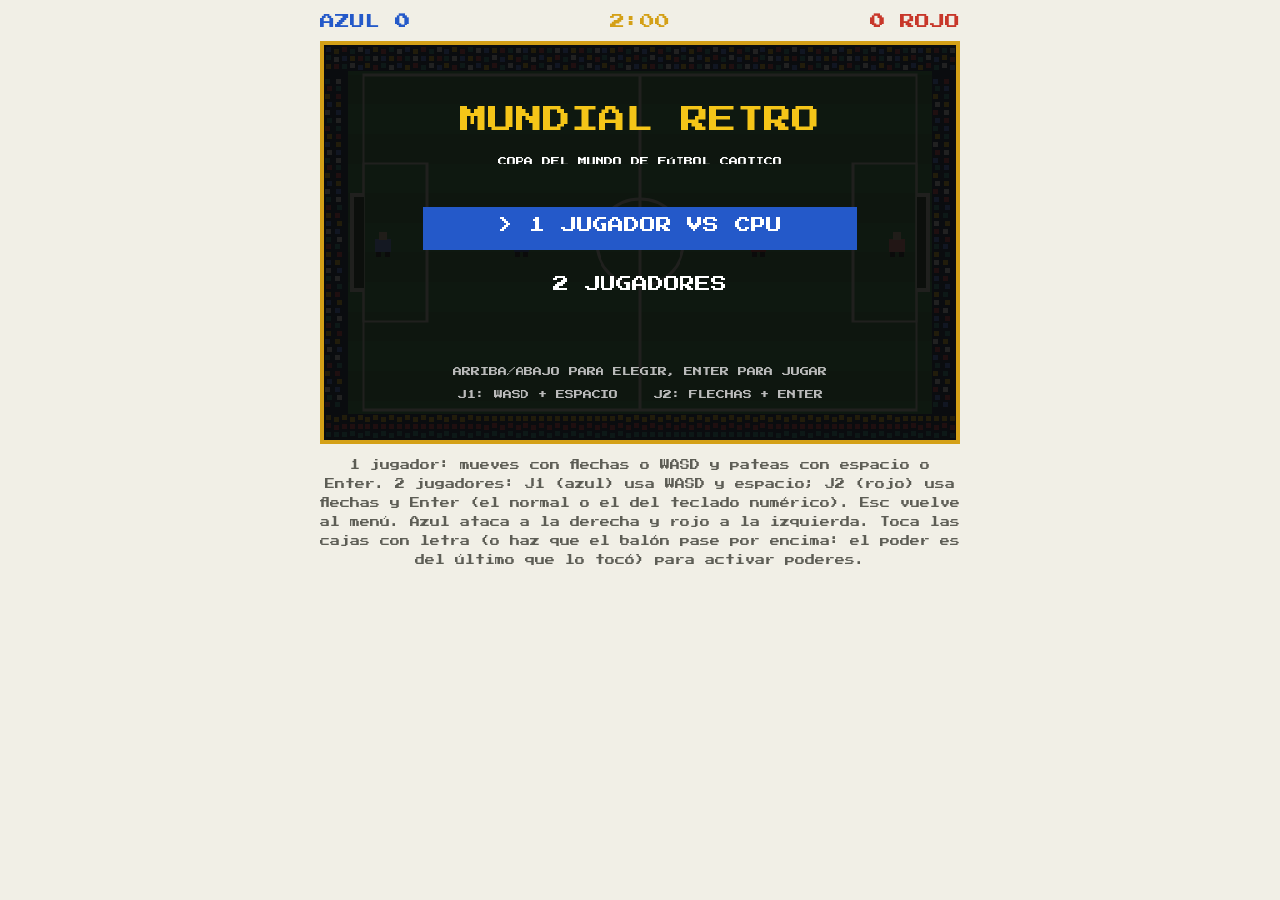
<file: videojuegos/futbol-retro.html>
<!DOCTYPE html>
<html lang="es">
<head>
<meta charset="utf-8">
<meta name="viewport" content="width=device-width, initial-scale=1, viewport-fit=cover">
<title>Fútbol retro</title>
<link href="https://fonts.googleapis.com/css2?family=Press+Start+2P&display=swap" rel="stylesheet">
<style>
:root{--bg:#f1efe6;--ink:#1c1c1c;--blue:#2459c9;--red:#c8372a;--muted:#5d5d55;
  box-sizing:border-box;padding-top:env(safe-area-inset-top,0px);padding-bottom:env(safe-area-inset-bottom,0px)}
@media (prefers-color-scheme:dark){:root:not([data-theme="light"]){--bg:#15171c;--ink:#ecebe3;--blue:#6f9cff;--red:#ff7b6b;--muted:#a3a39a}}
:root[data-theme="dark"]{--bg:#15171c;--ink:#ecebe3;--blue:#6f9cff;--red:#ff7b6b;--muted:#a3a39a}
*{box-sizing:border-box}
html,body{margin:0;background:var(--bg);color:var(--ink);font-family:"Press Start 2P",ui-monospace,Menlo,Consolas,monospace}
body{display:flex;flex-direction:column;align-items:center;gap:12px;padding:14px 10px 20px}
#hud{display:flex;justify-content:space-between;align-items:center;width:100%;max-width:640px;font-size:clamp(10px,2.6vw,15px)}
#tm{color:#d4a017}#hud .b{color:var(--blue)}#hud .r{color:var(--red)}
canvas{width:100%;max-width:640px;height:auto;image-rendering:pixelated;border:4px solid #d4a017;touch-action:none;display:block}
p{font-size:clamp(8px,1.9vw,10px);line-height:1.9;margin:0;max-width:640px;color:var(--muted);text-align:center}
#kick{display:none;font:inherit;font-size:14px;padding:16px 28px;background:var(--blue);color:#fff;border:0}
@media (pointer:coarse){#kick{display:block}}
</style>
</head>
<body>
<div id="hud"><span class="b">AZUL <b id="sb">0</b></span><span id="tm">2:00</span><span class="r"><b id="sr">0</b> ROJO</span></div>
<canvas id="c" width="640" height="400" aria-label="Campo de fútbol"></canvas>
<button id="kick" type="button">PATEAR</button>
<p>1 jugador: mueves con flechas o WASD y pateas con espacio o Enter. 2 jugadores: J1 (azul) usa WASD y espacio; J2 (rojo) usa flechas y Enter (el normal o el del teclado numérico). Esc vuelve al menú. Azul ataca a la derecha y rojo a la izquierda. Toca las cajas con letra (o haz que el balón pase por encima: el poder es del último que lo tocó) para activar poderes.</p>
<script>
(function(){
var cv=document.getElementById('c'),g=cv.getContext('2d');
var L=40,R=600,T=30,B=370,GY1=150,GY2=250,FPS=60;
var s={mode:'menu',sel:0,two:false,time:120,sb:0,sr:0,pause:0,msg:''};
var keys={},touch=null,kickReq=false,kick2=false;
var ball,pl,cpu,kb,kr,fx,pu=[],parts=[],lastTouch=null,toast={t:'',c:'#fff',n:0},puT=200,tick=0,FT='"Press Start 2P",monospace';
function fz(){return{turbo:0,shot:0,magnet:0,gk:0,slow:0,inv:0,slip:0,sleep:0,wide:0}}
function ent(x,y,r,col){return{x:x,y:y,vx:0,vy:0,r:r,col:col,cd:0}}
function reset(){
  pl=ent(200,200,10,'#2459c9');cpu=ent(440,200,10,'#c8372a');
  kb=ent(60,200,9,'#6f9cff');kr=ent(580,200,9,'#ff8a7a');
  ball={x:320,y:200,vx:0,vy:0,r:5};fx={b:fz(),r:fz()};  pu=[];lastTouch=null;puT=200;
}
reset();
function clamp(v,a,b){return Math.max(a,Math.min(b,v))}
function norm(x,y){var d=Math.hypot(x,y)||1;return[x/d,y/d]}

var K=[['GRANDE','#ff9f1c','G'],['DORMIR','#8d99ae','Z'],['RESBALÓN','#4cc9f0','R'],['TURBO','#ffd23f','T'],['SÚPER TIRO','#ff6b35','S'],['INVERTIDO','#ff4d9d','I'],['BALÓN LOCO','#b5e48c','L'],['PORTERO GIGANTE','#c77dff','P'],['LENTO','#2ec4b6','N'],['IMÁN','#9d4edd','M'],['CAMBIAZO','#f72585','C']];
function gh(sd){return fx[sd].wide>0?80:50}
function mods(e,sd){var f=fx[sd];if(f.slip>0){e.vx=e.vy=0;return}var m=(f.turbo>0?1.6:1)*(f.slow>0?0.5:1)*(f.inv>0?-1:1);e.vx*=m;e.vy*=m}
function tickFx(){['b','r'].forEach(function(sd){var f=fx[sd];for(var q in f)if(f[q]>0)f[q]--})}
function boom(n,x,y){var C=['#f5c518','#e63946','#4f86ff','#fff','#2a9d8f'];for(var i=0;i<n;i++)parts.push({x:x,y:y,vx:(Math.random()-.5)*(y<0?3:11),vy:y<0?1+Math.random()*2:-Math.random()*8,life:90+Math.random()*50,c:C[i%5],s:3+(i%3)*2})}
function apply(k,sd){
  var e=sd==='b'?'r':'b',f=fx[sd],o=fx[e];
  switch(k){
    case 0:o.wide=480;break;
    case 1:o.sleep=240;break;
    case 2:o.slip=150;break;
    case 3:f.turbo=360;break;
    case 4:f.shot=480;break;
    case 5:o.inv=330;break;
    case 6:var a=Math.random()*6.28;ball.vx=Math.cos(a)*10;ball.vy=Math.sin(a)*10;break;
    case 7:f.gk=480;break;
    case 8:o.slow=360;break;
    case 9:f.magnet=300;break;
    case 10:var t=pl.x,u=pl.y;pl.x=cpu.x;pl.y=cpu.y;cpu.x=t;cpu.y=u;break;
  }
  toast={t:(sd==='b'?'AZUL: ':'ROJO: ')+K[k][0],c:sd==='b'?'#7aa2ff':'#ff7b6b',n:110};
}
function puStep(){
  if(--puT<=0){puT=330;if(pu.length<3)pu.push({x:100+Math.random()*440,y:60+Math.random()*280,k:Math.floor(Math.random()*K.length)})}
  ['b','r'].forEach(function(sd){var e=sd==='b'?pl:cpu;
    if(fx[sd].magnet>0){var dx=e.x-ball.x,dy=e.y-ball.y,n=norm(dx,dy);if(Math.hypot(dx,dy)>22){ball.vx+=n[0]*0.22;ball.vy+=n[1]*0.22}}});
  pu=pu.filter(function(p){
    var w=null;
    if(Math.hypot(pl.x-p.x,pl.y-p.y)<20)w='b';
    else if(Math.hypot(cpu.x-p.x,cpu.y-p.y)<20)w='r';
    else if(lastTouch&&Math.hypot(ball.x-p.x,ball.y-p.y)<14)w=lastTouch;
    if(w){apply(p.k,w);return false}
    return true;
  });
}
function crowd(){
  var C=['#f5c518','#e63946','#2a9d8f','#f1f1f1','#4f86ff'],w=s.mode==='goal'?4:1;
  rect(0,0,640,26,'#0b1d3a');rect(0,374,640,26,'#0b1d3a');rect(0,0,24,400,'#0b1d3a');rect(616,0,24,400,'#0b1d3a');
  for(var x=2;x<640;x+=8)for(var j=0;j<3;j++){var o=Math.sin(tick/7+x*0.4+j)*w;rect(x,3+j*8+o,5,5,C[(x*7+j*3)%5]);rect(x,376+j*8+o,5,5,C[(x*5+j)%5])}
  for(var y=34;y<366;y+=8)for(var i=0;i<2;i++){var o2=Math.sin(tick/7+y*0.4+i)*w;rect(2+i*10+o2,y,5,5,C[(y*3+i)%5]);rect(618+i*10+o2,y,5,5,C[(y+i*2)%5])}
}
function dp(){parts.forEach(function(p){rect(p.x,p.y,p.s,p.s,p.c)})}
function drawFx(){
  g.textAlign='center';
  pu.forEach(function(p){var y=p.y+Math.sin(tick/9+p.x)*3,k=K[p.k];rect(p.x-9,y-9,18,18,'#fff');rect(p.x-7,y-7,14,14,k[1]);g.fillStyle='#111';g.font='9px '+FT;g.fillText(k[2],p.x,y+4)});
  var ic={turbo:'#ffd23f',shot:'#ff6b35',magnet:'#c77dff',slow:'#4cc9f0',inv:'#ff4d9d'};
  [['b',pl],['r',cpu]].forEach(function(a){var n=0;for(var q in ic)if(fx[a[0]][q]>0){rect(a[1].x-12+n*6,a[1].y-19,5,5,ic[q]);n++}});
  [['b',kb],['r',kr]].forEach(function(a){if(fx[a[0]].sleep>0){g.fillStyle='#fff';g.font='10px '+FT;g.fillText('Z',a[1].x+10,a[1].y-14-(tick%30)/6)}});
  if(toast.n>0){rect(150,6,340,18,'rgba(5,10,25,.85)');g.fillStyle=toast.c;g.font='10px '+FT;g.fillText(toast.t,320,20)}
  dp();
}
function goalFx(){
  var t=s.t,c=s.who==='b'?'#4f86ff':'#ff5a47',sc=1+Math.abs(Math.sin(t/6))*0.35;
  rect(0,150,640,100,'rgba(5,10,25,.8)');rect(0,150,640,6,c);rect(0,244,640,6,c);
  g.save();g.translate(320,208);g.scale(sc,sc);g.textAlign='center';g.fillStyle='#f5c518';g.font='34px '+FT;g.fillText('¡GOOOL!',0,0);g.restore();
  g.textAlign='center';g.fillStyle='#fff';g.font='11px '+FT;g.fillText(s.msg+'   '+s.sb+' - '+s.sr,320,236);
  if(t<10){g.fillStyle='rgba(255,255,255,'+(0.7-t/15)+')';g.fillRect(0,0,640,400)}
  dp();
}
function overFx(t1,t2){
  var x=320,y=150+Math.sin(tick/10)*4,c=s.sb>s.sr?'#6f9cff':s.sb<s.sr?'#ff7b6b':'#f5c518';
  rect(0,0,640,400,'rgba(5,10,25,.85)');
  rect(x-22,y-40,44,36,'#f5c518');rect(x-14,y-4,28,10,'#f5c518');rect(x-5,y+6,10,22,'#f5c518');rect(x-24,y+28,48,12,'#c99a0a');
  rect(x-30,y-34,8,18,'#f5c518');rect(x+22,y-34,8,18,'#f5c518');rect(x-14,y-34,6,22,'#fff6c2');
  g.textAlign='center';g.fillStyle=c;g.font='24px '+FT;g.fillText(t1,320,250);
  g.fillStyle='#fff';g.font='14px '+FT;g.fillText(s.sb+' - '+s.sr,320,284);
  g.fillStyle='#bbb';g.font='9px '+FT;g.fillText(t2,320,335);
  dp();
}
function vec(a,b,c,d){return[(keys[b]?1:0)-(keys[a]?1:0),(keys[d]?1:0)-(keys[c]?1:0)]}
function moveP2(){
  var v=vec('ArrowLeft','ArrowRight','ArrowUp','ArrowDown'),n=norm(v[0],v[1]),sp=(v[0]||v[1])?2.6:0;
  cpu.vx=n[0]*sp;cpu.vy=n[1]*sp;
}
function movePlayer(){
  var v=vec('a','d','w','s');
  if(!s.two){var v2=vec('ArrowLeft','ArrowRight','ArrowUp','ArrowDown');v=[v[0]+v2[0],v[1]+v2[1]]}
  var ix=v[0],iy=v[1];
  if(touch){var dx=touch.x-pl.x,dy=touch.y-pl.y;if(Math.hypot(dx,dy)>8){ix=dx;iy=dy}}
  var n=norm(ix,iy),sp=(ix||iy)?2.6:0;
  pl.vx=n[0]*sp;pl.vy=n[1]*sp;
}
function moveCPU(){
  var dir=norm(L-ball.x,200-ball.y);
  var ax=ball.x-dir[0]*13,ay=ball.y-dir[1]*13;
  var tx=ax,ty=ay;
  if(Math.hypot(cpu.x-ax,cpu.y-ay)<7){tx=ball.x;ty=ball.y}
  var n=norm(tx-cpu.x,ty-cpu.y);
  cpu.vx=n[0]*2.05;cpu.vy=n[1]*2.05;
}
function step(){
  tick++;
  parts.forEach(function(p){p.x+=p.vx;p.y+=p.vy;p.vy+=0.18;p.life--});
  parts=parts.filter(function(p){return p.life>0&&p.y<420});
  if(toast.n>0)toast.n--;
  if(s.mode==='goal'){s.t++;if(s.t%9===0)boom(14,s.who==='b'?600:40,200);if(--s.pause<=0){reset();s.mode='play'}return}
  if(s.mode==='over'){if(tick%4===0)boom(8,Math.random()*640,-6);return}
  if(s.mode!=='play')return;
  s.time-=1/FPS;
  if(s.time<=0){s.time=0;s.mode='over';s.t=0;boom(120,320,200);return}
  movePlayer();if(s.two)moveP2();else moveCPU();
  // porteros
  [[kb,'b'],[kr,'r']].forEach(function(p){
    var k=p[0],f=fx[p[1]],h=gh(p[1]),ty=clamp(ball.y,200-h+10,200+h-10);
    k.r=f.gk>0?20:9;k.vy=f.sleep>0?0:clamp(ty-k.y,-2.3,2.3);k.vx=0;
  });
  mods(pl,'b');mods(cpu,'r');tickFx();
  [pl,cpu,kb,kr].forEach(function(e){e.x+=e.vx;e.y+=e.vy;if(e.cd>0)e.cd--});
  pl.x=clamp(pl.x,L+14,R-14);pl.y=clamp(pl.y,T+12,B-12);
  cpu.x=clamp(cpu.x,L+14,R-14);cpu.y=clamp(cpu.y,T+12,B-12);
  kb.y=clamp(kb.y,200-gh('b')+8,200+gh('b')-8);kr.y=clamp(kr.y,200-gh('r')+8,200+gh('r')-8);
  // jugadores se empujan
  var dx=cpu.x-pl.x,dy=cpu.y-pl.y,d=Math.hypot(dx,dy),m=pl.r+cpu.r;
  if(d<m&&d>0){var o=(m-d)/2;pl.x-=dx/d*o;pl.y-=dy/d*o;cpu.x+=dx/d*o;cpu.y+=dy/d*o}
  // balón
  ball.x+=ball.vx;ball.y+=ball.vy;ball.vx*=0.988;ball.vy*=0.988;
  if(Math.abs(ball.vx)<0.02)ball.vx=0;if(Math.abs(ball.vy)<0.02)ball.vy=0;
  if(ball.y<T+ball.r){ball.y=T+ball.r;ball.vy=Math.abs(ball.vy)}
  if(ball.y>B-ball.r){ball.y=B-ball.r;ball.vy=-Math.abs(ball.vy)}
  var hh=gh(ball.x<320?'b':'r'),inMouth=Math.abs(ball.y-200)<hh;puStep();
  if(!inMouth){
    if(ball.x<L+ball.r){ball.x=L+ball.r;ball.vx=Math.abs(ball.vx)}
    if(ball.x>R-ball.r){ball.x=R-ball.r;ball.vx=-Math.abs(ball.vx)}
  }
  if(ball.x<L-6){score('r');return}
  if(ball.x>R+6){score('b');return}
  [pl,cpu,kb,kr].forEach(function(e){hit(e)});
  // patadas
  if(kickReq&&pl.cd===0)tryKick(pl,null);
  kickReq=false;
  if(s.two){
    if(kick2&&cpu.cd===0)tryKick(cpu,null);
    kick2=false;
  }else{
    var dir=norm(L-ball.x,200-ball.y);
    if(cpu.cd===0)tryKick(cpu,[dir[0],dir[1]+(Math.random()-0.5)*0.35]);
  }
}
function hit(e){
  var dx=ball.x-e.x,dy=ball.y-e.y,d=Math.hypot(dx,dy),m=e.r+ball.r;
  if(d<m&&d>0){
    var nx=dx/d,ny=dy/d,sp=Math.hypot(ball.vx,ball.vy)*0.6+2.2;
    ball.x=e.x+nx*m;ball.y=e.y+ny*m;
    ball.vx=nx*sp+e.vx*0.9;ball.vy=ny*sp+e.vy*0.9;lastTouch=(e===pl||e===kb)?'b':'r';
  }
}
function tryKick(e,dir){
  var dx=ball.x-e.x,dy=ball.y-e.y,d=Math.hypot(dx,dy);
  var sd=e===pl?'b':'r';
  if(d<e.r+ball.r+7&&!fx[sd].slip){
    var n=dir?norm(dir[0],dir[1]):norm(dx,dy),p=fx[sd].shot>0?14:8.5;
    ball.vx=n[0]*p;ball.vy=n[1]*p;e.cd=22;lastTouch=sd;fx[sd].shot=0;
  }
}
function score(who){
  if(who==='b')s.sb++;else s.sr++;
  document.getElementById('sb').textContent=s.sb;
  document.getElementById('sr').textContent=s.sr;
  s.mode='goal';s.pause=150;s.t=0;s.who=who;s.msg=who==='b'?'GOL AZUL':'GOL ROJO';boom(110,who==='b'?600:40,200);
}

// dibujo
function rect(x,y,w,h,c){g.fillStyle=c;g.fillRect(Math.round(x),Math.round(y),w,h)}
function man(e,flip){
  var sd=(e===pl||e===kb)?'b':'r',f=fx[sd];
  if(f.slip>0&&(e===pl||e===cpu)){rect(e.x-12,e.y,24,10,e.col);rect(e.x+10,e.y,8,8,'#f0c9a0');rect(e.x-16,e.y+2,5,5,'#111');rect(e.x-4,e.y-8,3,3,'#fff');return}
  if((e===kb||e===kr)&&f.gk>0){rect(e.x-14,e.y-12,28,24,e.col);rect(e.x-4,e.y-20,8,8,'#f0c9a0');return}
  rect(e.x-8,e.y-4,16,14,e.col);
  rect(e.x-4,e.y-11,8,8,'#f0c9a0');
  rect(e.x-7,e.y+10,5,5,'#111');rect(e.x+2,e.y+10,5,5,'#111');
}
function drawMenu(){
  rect(0,0,640,400,'rgba(10,10,10,.9)');
  g.textAlign='center';g.fillStyle='#fff';
  g.font='28px "Press Start 2P",monospace';g.fillStyle='#f5c518';g.fillText('MUNDIAL RETRO',320,90);g.fillStyle='#fff';g.font='9px '+FT;g.fillText('COPA DEL MUNDO DE FÚTBOL CAOTICO',320,122);g.font='16px '+FT;
  ['1 JUGADOR VS CPU','2 JUGADORES'].forEach(function(o,i){
    var y=190+i*60;
    if(i===s.sel)rect(100,y-26,440,44,'#2459c9');
    g.fillStyle='#fff';g.font='16px "Press Start 2P",monospace';
    g.fillText((i===s.sel?'> ':'')+o,320,y);
  });
  g.fillStyle='#bbb';g.font='9px "Press Start 2P",monospace';
  g.fillText('ARRIBA/ABAJO PARA ELEGIR, ENTER PARA JUGAR',320,335);
  g.fillText('J1: WASD + ESPACIO    J2: FLECHAS + ENTER',320,358);
}
function draw(){
  for(var i=0;i<14;i++)rect(0,i*30,640,30,i%2?'#2f8a3b':'#37974a');
  rect(0,0,640,400,'rgba(0,0,0,0)');
  crowd();
  var ln='#ecebd6';
  g.strokeStyle=ln;g.lineWidth=3;
  g.strokeRect(L,T,R-L,B-T);
  g.beginPath();g.moveTo(320,T);g.lineTo(320,B);g.stroke();
  g.beginPath();g.arc(320,200,44,0,7);g.stroke();
  g.strokeRect(L,120,64,160);g.strokeRect(R-64,120,64,160);
  var hb=gh('b'),hr=gh('r');
  rect(L-14,200-hb,14,hb*2,'#ecebd6');rect(L-10,204-hb,10,hb*2-8,'#1b3d22');
  rect(R,200-hr,14,hr*2,'#ecebd6');rect(R,204-hr,10,hr*2-8,'#1b3d22');
  var all=[kb,kr,pl,cpu].sort(function(a,b){return a.y-b.y});
  all.forEach(function(e){man(e)});
  rect(ball.x-4,ball.y-4,8,8,'#fff');rect(ball.x-4,ball.y+2,8,2,'#bbb');drawFx();
  var m=Math.floor(s.time/60),sec=Math.floor(s.time%60);
  document.getElementById('tm').textContent=m+':'+(sec<10?'0':'')+sec;
  if(s.mode==='menu'){drawMenu()}
  else if(s.mode!=='play'){
    var t1='',t2='';
    if(s.mode==='goal'){t1=s.msg}
    if(s.mode==='over'){t1=s.two?(s.sb>s.sr?'GANA AZUL':s.sb<s.sr?'GANA ROJO':'EMPATE'):(s.sb>s.sr?'¡GANASTE!':s.sb<s.sr?'PERDISTE':'EMPATE');t2='ENTER PARA VOLVER AL MENÚ'}
    if(s.mode==='goal')goalFx();else overFx(t1,t2);
  }
}
var lastFrame=0,acc=0;
function loop(t){
  acc+=Math.min(100,t-lastFrame);lastFrame=t;
  while(acc>=1000/FPS){step();acc-=1000/FPS}
  draw();requestAnimationFrame(loop);
}
function begin(two){
  s.two=two;s.sb=s.sr=0;s.time=120;parts=[];
  document.getElementById('sb').textContent=0;document.getElementById('sr').textContent=0;
  reset();s.mode='play';
}
window.addEventListener('keydown',function(e){
  var k=e.key.length===1?e.key.toLowerCase():e.key;
  keys[k]=true;
  if(k.indexOf('Arrow')===0||k===' '||k==='Enter')e.preventDefault();
  if(e.repeat)return;
  if(s.mode==='menu'){
    if(k==='ArrowUp'||k==='ArrowDown'||k==='w'||k==='s')s.sel=1-s.sel;
    else if(k==='Enter'||k===' ')begin(s.sel===1);
    return;
  }
  if(s.mode==='over'){if(k==='Enter'||k===' ')s.mode='menu';return}
  if(s.mode==='play'){
    if(k==='Escape'){s.mode='menu';return}
    if(k===' ')kickReq=true;
    if(k==='Enter'){if(s.two)kick2=true;else kickReq=true}
  }
});
window.addEventListener('keyup',function(e){keys[e.key.length===1?e.key.toLowerCase():e.key]=false});
function pos(e){var r=cv.getBoundingClientRect();return{x:(e.clientX-r.left)*640/r.width,y:(e.clientY-r.top)*400/r.height}}
cv.addEventListener('pointerdown',function(e){
  if(s.mode==='menu'){begin(pos(e).y>=216);return}
  if(s.mode==='over'){s.mode='menu';return}
  if(s.mode==='play')touch=pos(e);
});
cv.addEventListener('pointermove',function(e){if(touch)touch=pos(e)});
window.addEventListener('pointerup',function(){touch=null});
document.getElementById('kick').addEventListener('pointerdown',function(e){e.preventDefault();if(s.mode==='play')kickReq=true});
requestAnimationFrame(loop);
})();
</script>
</body>
</html>
</file>
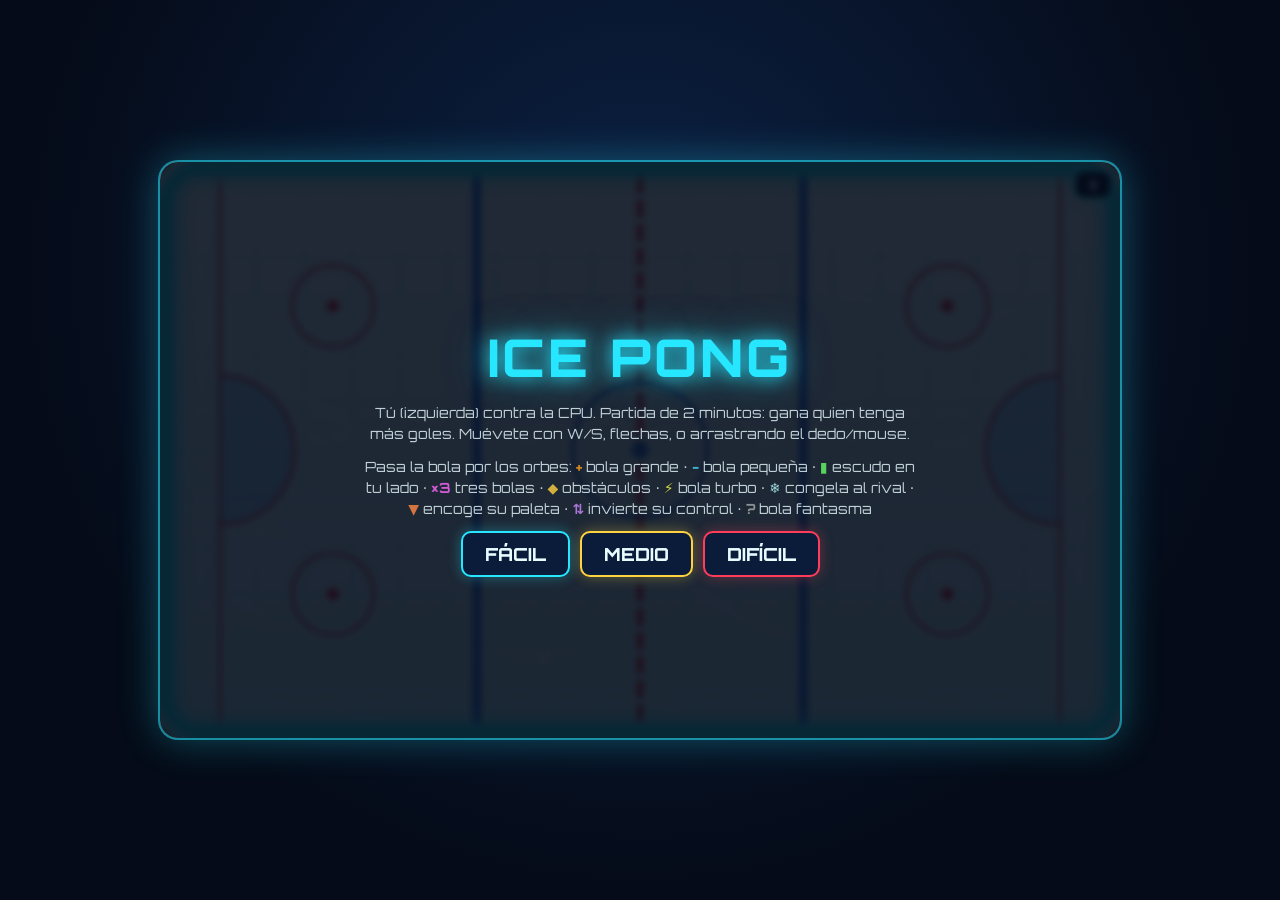
<file: videojuegos/pong-hockey.html>
<!DOCTYPE html>
<html lang="es"><head><meta charset="utf-8">
<meta name="viewport" content="width=device-width, initial-scale=1, viewport-fit=cover">
<title>Pong Ice Hockey</title>
<link href="https://fonts.googleapis.com/css2?family=Orbitron:wght@500;800&display=swap" rel="stylesheet">
<style>
:root{--bg:#050b18;--cy:#27e6ff;--rd:#ff3d5a;--tx:#e8fbff;box-sizing:border-box;padding-top:env(safe-area-inset-top,0px);padding-bottom:env(safe-area-inset-bottom,0px)}
*{box-sizing:border-box}
html,body{margin:0;min-height:100%;background:var(--bg);color:var(--tx);font-family:Orbitron,system-ui,sans-serif}
body{display:flex;align-items:center;justify-content:center;min-height:100vh;background:radial-gradient(circle at 50% 30%,#0c2144,#050b18 70%)}
#wrap{position:relative;width:100%;max-width:960px;aspect-ratio:800/480;margin:8px;touch-action:none}
canvas{width:100%;height:100%;display:block;border-radius:18px;box-shadow:0 0 40px #27e6ff55,0 0 0 2px #27e6ff88}
.ov{position:absolute;inset:0;border-radius:18px;background:#040a17dd;backdrop-filter:blur(3px);display:flex;flex-direction:column;align-items:center;justify-content:center;gap:12px;text-align:center;padding:12px}
.hide{display:none}
h1{margin:0;font-size:clamp(24px,6vw,52px);font-weight:800;letter-spacing:.06em;color:var(--cy);text-shadow:0 0 18px var(--cy),0 0 40px #27e6ff88;animation:pulse 2.4s ease-in-out infinite}
p{margin:0;font-size:clamp(10px,1.8vw,14px);opacity:.8;max-width:560px;line-height:1.5}
.row{display:flex;gap:10px;flex-wrap:wrap;justify-content:center}
button{font:inherit;font-weight:800;font-size:clamp(12px,2.4vw,18px);color:var(--tx);background:#0a1c3a;border:2px solid var(--cy);border-radius:10px;padding:10px 22px;cursor:pointer;box-shadow:0 0 14px #27e6ff55;transition:transform .15s,box-shadow .15s}
button:hover,button:focus-visible{transform:scale(1.07);box-shadow:0 0 26px var(--cy);outline:none}
button.m{border-color:#ffd23f;box-shadow:0 0 14px #ffd23f55}
button.h{border-color:var(--rd);box-shadow:0 0 14px #ff3d5a55}
#win{font-size:clamp(28px,8vw,72px);font-weight:800;animation:pop 1s cubic-bezier(.2,1.6,.4,1) both,glow 1.4s ease-in-out infinite alternate}
@keyframes pulse{50%{filter:brightness(1.4)}}
@keyframes pop{0%{transform:scale(0) rotate(-12deg);opacity:0}100%{transform:scale(1) rotate(0);opacity:1}}
@keyframes glow{to{text-shadow:0 0 30px #ffd23f,0 0 60px #ff3d5a}}
@media(prefers-reduced-motion:reduce){*{animation:none!important}}
</style></head><body>
<div id="wrap">
<canvas id="c" width="800" height="480"></canvas>
<button id="pbtn" aria-label="Pausa" style="position:absolute;top:8px;right:8px;padding:4px 10px;font-size:14px">⏸</button>
<div class="ov" id="menu">
<h1>ICE PONG</h1>
<p>Tú (izquierda) contra la CPU. Partida de 2 minutos: gana quien tenga más goles. Muévete con W/S, flechas, o arrastrando el dedo/mouse.</p>
<p>Pasa la bola por los orbes: <b style="color:#ff9f1c">+</b> bola grande · <b style="color:#4df">−</b> bola pequeña · <b style="color:#6f6">▮</b> escudo en tu lado · <b style="color:#f6f">×3</b> tres bolas · <b style="color:#ffd23f">◆</b> obstáculos · <b style="color:#ff4">⚡</b> bola turbo · <b style="color:#bff">❄</b> congela al rival · <b style="color:#f84">▼</b> encoge su paleta · <b style="color:#c8f">⇅</b> invierte su control · <b style="color:#aaa">?</b> bola fantasma</p>
<div class="row"><button data-d="0">FÁCIL</button><button class="m" data-d="1">MEDIO</button><button class="h" data-d="2">DIFÍCIL</button></div>
</div>
<div class="ov hide" id="pause"><h1>PAUSA</h1><div class="row"><button id="resume">CONTINUAR</button><button class="h" id="quit">SALIR</button></div><p>Esc para continuar</p></div>
<div class="ov hide" id="end"><div id="win"></div><p id="sub"></p><button id="again">JUGAR DE NUEVO</button></div>
</div>
<script>
const W=800,H=480,B=12,cv=document.getElementById('c'),g=cv.getContext('2d');
const $=id=>document.getElementById(id),clamp=(v,a,b)=>Math.max(a,Math.min(b,v)),rnd=(a,b)=>a+Math.random()*(b-a);
const DIFF=[{n:'FÁCIL',sp:3.4,err:55,base:5.4,max:9.5},{n:'MEDIO',sp:4.8,err:25,base:6.6,max:11.5},{n:'DIFÍCIL',sp:6.6,err:6,base:7.8,max:13.5}];
const TYPES=[{k:'grow',c:'#ff9f1c',s:'+'},{k:'shrink',c:'#44ddff',s:'−'},{k:'shield',c:'#66ff77',s:'▮'},{k:'multi',c:'#ff66ff',s:'×3'},{k:'obs',c:'#ffd23f',s:'◆'},{k:'speed',c:'#ffee33',s:'⚡'},{k:'freeze',c:'#bff4ff',s:'❄'},{k:'mini',c:'#ff8844',s:'▼'},{k:'rev',c:'#cc88ff',s:'⇅'},{k:'ghost',c:'#aab4c8',s:'?'}];
let AC,st='menu',D=DIFF[1],P,C,balls,orbs,obs,shields,rings,parts,score,time,spawnT,scale,scaleT,serveT,cpuErr,cpuT,ptr=null,keys={},last=0,fw=0,fx,ghostT=0,goal=null;
function beep(f,d=.08,v=.05){try{AC=AC||new AudioContext();const o=AC.createOscillator(),a=AC.createGain();o.frequency.value=f;o.type='square';a.gain.value=v;a.gain.exponentialRampToValueAtTime(.001,AC.currentTime+d);o.connect(a);a.connect(AC.destination);o.start();o.stop(AC.currentTime+d)}catch(e){}}
// fondo de hielo prerenderizado
const bg=document.createElement('canvas');bg.width=W;bg.height=H;
(function(){const b=bg.getContext('2d');let gr=b.createLinearGradient(0,0,0,H);gr.addColorStop(0,'#dff6ff');gr.addColorStop(1,'#b6e4f7');b.fillStyle=gr;b.fillRect(0,0,W,H);
b.strokeStyle='#ffffff99';for(let i=0;i<70;i++){b.lineWidth=rnd(.3,1.2);b.beginPath();let x=rnd(0,W),y=rnd(0,H);b.moveTo(x,y);b.quadraticCurveTo(x+rnd(-60,60),y+rnd(-30,30),x+rnd(-120,120),y+rnd(-50,50));b.stroke()}
b.strokeStyle='#27c3ff22';b.lineWidth=1;for(let x=0;x<W;x+=40){b.beginPath();b.moveTo(x,0);b.lineTo(x,H);b.stroke()}for(let y=0;y<H;y+=40){b.beginPath();b.moveTo(0,y);b.lineTo(W,y);b.stroke()}
b.lineWidth=5;b.strokeStyle='#d6283f';b.setLineDash([14,6]);b.beginPath();b.moveTo(W/2,B);b.lineTo(W/2,H-B);b.stroke();b.setLineDash([]);
b.strokeStyle='#2a6fe0';b.lineWidth=7;[W*.33,W*.67].forEach(x=>{b.beginPath();b.moveTo(x,B);b.lineTo(x,H-B);b.stroke()});
b.lineWidth=3;b.strokeStyle='#2a6fe0';b.beginPath();b.arc(W/2,H/2,56,0,7);b.stroke();b.fillStyle='#2a6fe0';b.beginPath();b.arc(W/2,H/2,7,0,7);b.fill();
b.strokeStyle='#d6283f';b.lineWidth=2;[[50,0],[W-50,1]].forEach(([x])=>{b.beginPath();b.moveTo(x,B);b.lineTo(x,H-B);b.stroke()});
b.fillStyle='#4aa9ff55';b.strokeStyle='#d6283f';[[50,-1],[W-50,1]].forEach(([x,s])=>{b.beginPath();b.arc(x,H/2,62,s<0?-Math.PI/2:Math.PI/2,s<0?Math.PI/2:-Math.PI/2);b.fill();b.stroke()});
[[W*.18,H*.25],[W*.18,H*.75],[W*.82,H*.25],[W*.82,H*.75]].forEach(([x,y])=>{b.strokeStyle='#d6283f';b.lineWidth=2;b.beginPath();b.arc(x,y,34,0,7);b.stroke();b.fillStyle='#d6283f';b.beginPath();b.arc(x,y,5,0,7);b.fill()});
b.strokeStyle='#27e6ff';b.lineWidth=B;b.shadowColor='#27e6ff';b.shadowBlur=18;b.beginPath();b.roundRect(B/2,B/2,W-B,H-B,26);b.stroke();
})();
function reset(){P={x:22,y:H/2-45,w:12,h:90,gl:0};C={x:W-34,y:H/2-45,w:12,h:90,gl:0};balls=[];orbs=[];obs=[];shields=[];rings=[];parts=[];score=[0,0];time=120;spawnT=rnd(6,9);scale=1;scaleT=0;serveT=1;cpuErr=0;cpuT=0;ghostT=0;goal=null;fx={p:{f:0,m:0,r:0},c:{f:0,m:0,r:0}}}
function serve(){const a=rnd(-.5,.5),d=Math.random()<.5?1:-1;balls.push({x:W/2,y:H/2,vx:D.base*d*Math.cos(a),vy:D.base*Math.sin(a),sp:D.base,last:d>0?'c':'p',tr:[],r:8})}
function burst(x,y,c,n=14,s=4){for(let i=0;i<n;i++){const a=rnd(0,6.28),v=rnd(1,s);parts.push({x,y,vx:Math.cos(a)*v,vy:Math.sin(a)*v,l:1,c})}rings.push({x,y,r:6,a:1,c})}
function start(i){D=DIFF[i];reset();st='play';$('menu').classList.add('hide');$('end').classList.add('hide');beep(600,.15)}
function finish(){st='end';const [a,b]=score;const w=$('win');$('end').classList.remove('hide');
w.style.animation='none';w.offsetWidth;w.style.animation='';
w.textContent=a>b?'¡GANASTE!':a<b?'GANA LA CPU':'¡EMPATE!';w.style.color=a>b?'#ffd23f':a<b?'#ff3d5a':'#27e6ff';
$('sub').textContent='Marcador final '+a+' – '+b+' · Dificultad '+D.n;fw=a>b?1:.3;beep(a>b?880:220,.5,.08)}
function spawnOrb(){const t=TYPES[Math.floor(Math.random()*TYPES.length)];orbs.push({x:rnd(150,W-150),y:rnd(60,H-60),t,life:10,r:25})}
function addObs(){const n=1+Math.floor(Math.random()*3);for(let i=0;i<n;i++)obs.push({x:rnd(220,W-220),y:rnd(60,H-60),r:rnd(16,26),life:10})}
function power(o,b){const k=o.t.k,op=b.last==='p'?'c':'p';burst(o.x,o.y,o.t.c,26,6);beep(900,.2,.07);
if(k==='grow'||k==='shrink'){scale=k==='grow'?1.9:.55;scaleT=10}
else if(k==='shield'){shields=shields.filter(s=>s.side!==b.last);shields.push({side:b.last,t:10})}
else if(k==='multi'){while(balls.length<3){const a=Math.atan2(b.vy,b.vx)+(balls.length===1?.5:-.5);balls.push({x:b.x,y:b.y,vx:Math.cos(a)*b.sp,vy:Math.sin(a)*b.sp,sp:b.sp,last:b.last,tr:[],r:8})}}
else if(k==='speed'){balls.forEach(x=>{x.sp=Math.min(x.sp*1.45,D.max*1.35);const a=Math.atan2(x.vy,x.vx);x.vx=Math.cos(a)*x.sp;x.vy=Math.sin(a)*x.sp})}
else if(k==='freeze')fx[op].f=2.5;
else if(k==='mini')fx[op].m=10;
else if(k==='rev')fx[op].r=7;
else if(k==='ghost')ghostT=7;
else addObs()}
function padHit(p,b,side){const hit=b.y>p.y-b.r&&b.y<p.y+p.h+b.r&&b.x+b.r>p.x&&b.x-b.r<p.x+p.w;
if(!hit||(side==='p'&&b.vx>0)||(side==='c'&&b.vx<0))return;
const rel=clamp((b.y-(p.y+p.h/2))/(p.h/2),-1,1),a=rel*1.0;b.sp=Math.min(b.sp*1.05,D.max);
const d=side==='p'?1:-1;b.vx=Math.cos(a)*b.sp*d;b.vy=Math.sin(a)*b.sp;b.x=side==='p'?p.x+p.w+b.r:p.x-b.r;b.last=side;p.gl=1;
burst(b.x,b.y,side==='p'?'#27e6ff':'#ff3d5a',16,5);beep(side==='p'?440:330)}
function goalAnim(w,y){const c=w==='p'?'#27e6ff':'#ff3d5a',x=w==='p'?W-8:8;goal={t:1,w,c,txt:w==='p'?'¡GOL!':'GOL CPU'};burst(x,y,c,40,8);burst(x,y,'#ffffff',20,5);beep(w==='p'?990:150,.3,.08);if(w==='p')beep(1320,.2,.05)}
function update(dt){const k=dt*60;time-=dt;if(time<=0){time=0;finish();return}
for(const s of ['p','c']){const f=fx[s];f.f=Math.max(0,f.f-dt);f.m=Math.max(0,f.m-dt);f.r=Math.max(0,f.r-dt)}
ghostT=Math.max(0,ghostT-dt);
for(const p of [P,C]){const t=fx[p===P?'p':'c'].m>0?42:90,d=(t-p.h)*.15*k;p.h+=d;p.y-=d/2}
const rv=fx.p.r>0?-1:1,dir=((keys.ArrowDown||keys.s?1:0)-(keys.ArrowUp||keys.w?1:0))*rv;
if(fx.p.f>0){}else if(dir){ptr=null;P.y+=dir*7*k}else if(ptr!=null)P.y+=clamp((rv>0?ptr:H-ptr)-P.h/2-P.y,-9*k,9*k);
P.y=clamp(P.y,B,H-B-P.h);
// CPU
cpuT-=dt;if(cpuT<=0){cpuErr=rnd(-D.err,D.err);cpuT=.5}
let tb=null;balls.forEach(b=>{if(b.vx>0&&(!tb||b.x>tb.x))tb=b});
let ty=tb?tb.y+cpuErr:H/2;if(fx.c.r>0)ty=H-ty;const cy=C.y+C.h/2;if(fx.c.f<=0&&Math.abs(ty-cy)>5)C.y+=clamp(ty-cy,-D.sp*k,D.sp*k);C.y=clamp(C.y,B,H-B-C.h);
P.gl=Math.max(0,P.gl-dt*3);C.gl=Math.max(0,C.gl-dt*3);
// poderes
if(scaleT>0){scaleT-=dt;if(scaleT<=0)scale=1}
shields.forEach(s=>s.t-=dt);shields=shields.filter(s=>s.t>0);
obs.forEach(o=>o.life-=dt);obs=obs.filter(o=>o.life>0);
orbs.forEach(o=>o.life-=dt);orbs=orbs.filter(o=>o.life>0);
spawnT-=dt;if(spawnT<=0){if(orbs.length<2)spawnOrb();spawnT=rnd(8,13)}
if(!balls.length){serveT-=dt;if(serveT<=0){serve();serveT=1}}
for(const b of balls){b.x+=b.vx*k;b.y+=b.vy*k;b.r+=(8*scale-b.r)*.15;
b.tr.push([b.x,b.y]);if(b.tr.length>16)b.tr.shift();
if(b.y<B+b.r){b.y=B+b.r;b.vy=Math.abs(b.vy);burst(b.x,B,'#ffffff',8,3);beep(220,.05)}
if(b.y>H-B-b.r){b.y=H-B-b.r;b.vy=-Math.abs(b.vy);burst(b.x,H-B,'#ffffff',8,3);beep(220,.05)}
for(const o of obs){const dx=b.x-o.x,dy=b.y-o.y,d=Math.hypot(dx,dy),m=o.r+b.r;if(d<m&&d>0){const nx=dx/d,ny=dy/d,dp=b.vx*nx+b.vy*ny;if(dp<0){b.vx-=2*dp*nx;b.vy-=2*dp*ny}b.x=o.x+nx*m;b.y=o.y+ny*m;burst(b.x,b.y,'#ffd23f',8,4);beep(520,.05)}}
padHit(P,b,'p');padHit(C,b,'c');
for(const s of shields){if(s.side==='p'&&b.x-b.r<6&&b.vx<0){b.vx=Math.abs(b.vx);b.x=6+b.r;burst(b.x,b.y,'#66ff77',14,4);beep(700)}
if(s.side==='c'&&b.x+b.r>W-6&&b.vx>0){b.vx=-Math.abs(b.vx);b.x=W-6-b.r;burst(b.x,b.y,'#66ff77',14,4);beep(700)}}
for(let i=orbs.length-1;i>=0;i--){const o=orbs[i];if(Math.hypot(b.x-o.x,b.y-o.y)<o.r+b.r){orbs.splice(i,1);power(o,b)}}}
for(let i=balls.length-1;i>=0;i--){const b=balls[i];if(b.x<-b.r*2){score[1]++;goalAnim('c',b.y);balls.splice(i,1)}else if(b.x>W+b.r*2){score[0]++;goalAnim('p',b.y);balls.splice(i,1)}}
}
function glowC(x,y,r,c){g.save();g.shadowColor=c;g.shadowBlur=18;g.fillStyle=c;g.beginPath();g.arc(x,y,r,0,7);g.fill();g.restore()}
function draw(dt){g.drawImage(bg,0,0);const now=performance.now()/1000;
if(st!=='menu'){
obs.forEach(o=>{g.save();g.globalAlpha=o.life<2?(Math.sin(now*20)>0?1:.3):1;glowC(o.x,o.y,o.r,'#ffd23f');g.fillStyle='#fff8d0';g.beginPath();g.arc(o.x,o.y,o.r*.55,0,7);g.fill();g.restore()});
orbs.forEach(o=>{const p=1+Math.sin(now*5)*.12;g.save();g.globalAlpha=o.life<3?(Math.sin(now*18)>0?1:.35):1;glowC(o.x,o.y,o.r*p,o.t.c);g.strokeStyle='#fff';g.lineWidth=2;g.beginPath();g.arc(o.x,o.y,o.r*p+5,now*2,now*2+4);g.stroke();g.fillStyle='#021';g.font='800 19px Orbitron,monospace';g.textAlign='center';g.textBaseline='middle';g.fillText(o.t.s,o.x,o.y+1);g.restore()});
shields.forEach(s=>{const x=s.side==='p'?0:W-6;g.save();g.globalAlpha=s.t<2?(Math.sin(now*20)>0?1:.3):1;g.shadowColor='#66ff77';g.shadowBlur=22;g.fillStyle='#66ff77';g.fillRect(x,B,6,H-2*B);g.restore()});
[[P,'#27e6ff'],[C,'#ff3d5a']].forEach(([p,c])=>{const q=fx[p===P?'p':'c'];if(q.f>0)c='#e8fbff';else if(q.r>0)c='#ff66ff';g.save();g.shadowColor=c;g.shadowBlur=12+p.gl*30;g.fillStyle=p.gl>0?'#fff':c;g.beginPath();g.roundRect(p.x,p.y,p.w,p.h,6);g.fill();g.restore()});
balls.forEach(b=>{const hue=(now*120+b.sp*20)%360,gh=ghostT>0&&b.x>190&&b.x<610?.06:1;b.tr.forEach(([x,y],i)=>{g.globalAlpha=gh*i/b.tr.length*.5;glowC(x,y,b.r*i/b.tr.length,`hsl(${hue},100%,60%)`)});g.globalAlpha=gh;glowC(b.x,b.y,b.r,`hsl(${hue},100%,60%)`);g.fillStyle='#fff';g.beginPath();g.arc(b.x-b.r*.25,b.y-b.r*.25,b.r*.4,0,7);g.fill();g.globalAlpha=1});
}
rings.forEach(r=>{r.r+=dt*180;r.a-=dt*2.2;if(r.a>0){g.save();g.globalAlpha=r.a;g.strokeStyle=r.c;g.shadowColor=r.c;g.shadowBlur=14;g.lineWidth=3;g.beginPath();g.arc(r.x,r.y,r.r,0,7);g.stroke();g.restore()}});rings=rings.filter(r=>r.a>0);
parts.forEach(p=>{p.x+=p.vx;p.y+=p.vy;p.vx*=.97;p.vy*=.97;p.l-=dt*1.6;g.globalAlpha=Math.max(0,p.l);glowC(p.x,p.y,2.2,p.c)});g.globalAlpha=1;parts=parts.filter(p=>p.l>0);
if(st==='end'&&Math.random()<fw*.15){const x=rnd(100,W-100),y=rnd(60,H-160),c=`hsl(${rnd(0,360)},100%,60%)`;for(let i=0;i<30;i++){const a=rnd(0,6.28),v=rnd(1,5);parts.push({x,y,vx:Math.cos(a)*v,vy:Math.sin(a)*v,l:1.2,c})}}
// HUD
if(st!=='menu'){g.save();g.fillStyle='#061226cc';g.beginPath();g.roundRect(W/2-110,14,220,48,12);g.fill();g.strokeStyle='#27e6ff';g.lineWidth=2;g.stroke();
g.font='800 28px Orbitron,monospace';g.textAlign='center';g.textBaseline='middle';g.shadowBlur=12;g.shadowColor='#27e6ff';g.fillStyle='#27e6ff';g.fillText(score[0],W/2-70,40);g.shadowColor='#ff3d5a';g.fillStyle='#ff3d5a';g.fillText(score[1],W/2+70,40);
const t=Math.ceil(time),m=Math.floor(t/60),s=t%60;g.font='500 16px Orbitron,monospace';g.shadowBlur=0;g.fillStyle=t<=10?'#ffd23f':'#e8fbff';g.fillText(m+':'+String(s).padStart(2,'0'),W/2,40);g.restore()}
}
function drawGoal(dt){if(!goal)return;goal.t-=dt*.9;if(goal.t<=0){goal=null;return}const t=goal.t,e=1-t,x0=goal.w==='p'?W:0;
g.save();const gr=g.createLinearGradient(x0,0,W/2,0);gr.addColorStop(0,goal.c);gr.addColorStop(1,'transparent');g.globalAlpha=t*.55;g.fillStyle=gr;g.fillRect(0,0,W,H);
g.globalAlpha=Math.min(1,t*2);g.translate(W/2,H/2);const s=.4+Math.min(1,e*5)*.8+e*.3;g.scale(s,s);g.rotate((1-Math.min(1,e*5))*-.2);
g.font='800 84px Orbitron,Impact,sans-serif';g.textAlign='center';g.textBaseline='middle';g.shadowColor=goal.c;g.shadowBlur=30;g.fillStyle='#fff';g.strokeStyle=goal.c;g.lineWidth=5;g.strokeText(goal.txt,0,0);g.fillText(goal.txt,0,0);g.restore()}
function loop(t){const dt=Math.min(.05,(t-last)/1000||0);last=t;if(st==='play')update(dt);draw(dt);drawGoal(dt);requestAnimationFrame(loop)}
addEventListener('keydown',e=>{if(e.key==='Escape'){togglePause();return}keys[e.key]=1;if(e.key.startsWith('Arrow'))e.preventDefault()});
addEventListener('keyup',e=>keys[e.key]=0);
function pm(e){const r=cv.getBoundingClientRect();ptr=(e.clientY-r.top)/r.height*H}
cv.addEventListener('pointermove',pm);cv.addEventListener('pointerdown',pm);
document.querySelectorAll('[data-d]').forEach(b=>b.onclick=()=>start(+b.dataset.d));
function togglePause(){if(st==='play'){st='pause';keys={};$('pause').classList.remove('hide')}else if(st==='pause'){st='play';$('pause').classList.add('hide')}}
$('resume').onclick=togglePause;$('pbtn').onclick=e=>{e.currentTarget.blur();togglePause()};
$('quit').onclick=()=>{$('pause').classList.add('hide');reset();st='menu';$('menu').classList.remove('hide')};
$('again').onclick=()=>{st='menu';$('end').classList.add('hide');$('menu').classList.remove('hide')};
reset();requestAnimationFrame(loop);
</script></body></html>
</file>
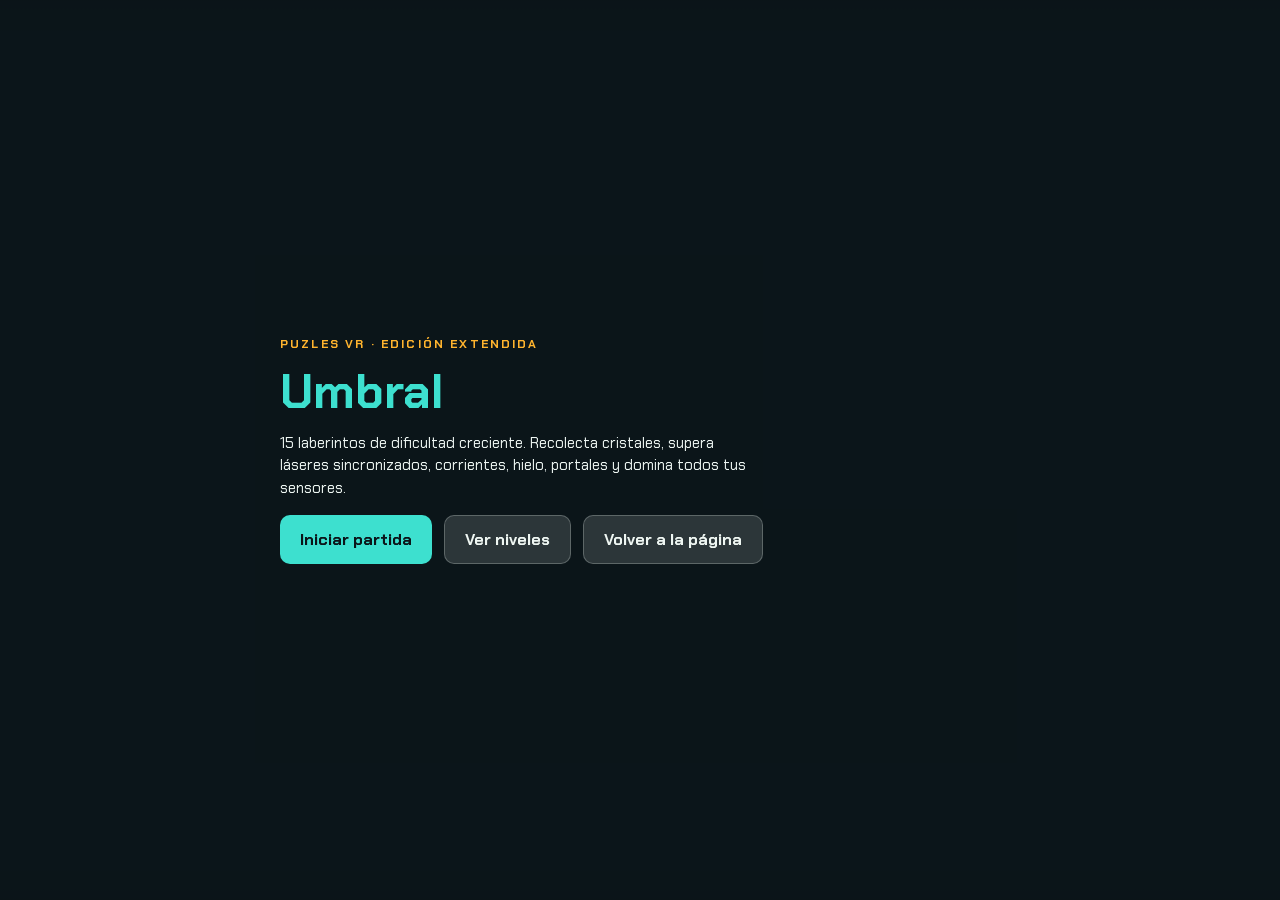
<file: videojuegos/puzlesvr.html>
<!doctype html>
<html lang="es">
<head>
<meta charset="utf-8">
<meta name="viewport" content="width=device-width, initial-scale=1, viewport-fit=cover">
<title>Umbral · Ed. Extendida</title>
<link rel="preconnect" href="https://fonts.googleapis.com">
<link href="https://fonts.googleapis.com/css2?family=Chakra+Petch:wght@500;700&display=swap" rel="stylesheet">
<style>
:root{--ink:#0b1519;--chalk:#eef6f2;--cyan:#3de0cf;--amber:#ffb42e;--rose:#ff4f8b;--violet:#b58cff}
*{box-sizing:border-box}
html,body{margin:0;height:100%;background:var(--ink);color:var(--chalk);font-family:"Chakra Petch",system-ui,sans-serif;overflow:hidden;touch-action:none;user-select:none;-webkit-user-select:none}
video{position:fixed;width:1px;height:1px;opacity:0;pointer-events:none}
canvas{position:fixed;inset:0;width:100%;height:100%}
#hud{position:fixed;left:0;right:0;top:0;padding:calc(env(safe-area-inset-top,0px) + 10px) 14px 18px;pointer-events:none;background:linear-gradient(var(--ink),transparent)}
#hud h1{margin:0;font-size:18px;display:flex;justify-content:space-between;align-items:center}
#hud p{margin:3px 0 0;font-size:13px;opacity:.9;max-width:46ch;line-height:1.3}
#msg{position:fixed;left:0;right:0;bottom:0;padding:18px 14px calc(env(safe-area-inset-bottom,0px) + 12px);font-size:13px;text-align:center;background:linear-gradient(transparent,var(--ink));pointer-events:none}
#panel{position:fixed;inset:0;display:flex;flex-direction:column;justify-content:center;gap:16px;padding:28px;background:rgba(11,21,25,.94);z-index:10;overflow-y:auto}
#panel h2{margin:0;font-size:clamp(30px,6vw,48px);line-height:1;color:var(--cyan)}
#panel p{margin:0;max-width:52ch;line-height:1.5;font-size:15px}
.menu-content{width:min(720px,100%);margin:auto;display:flex;flex-direction:column;gap:16px}
.row{display:flex;gap:12px;flex-wrap:wrap}
button,.menu-link{font:inherit;font-weight:700;font-size:16px;padding:13px 20px;border:0;border-radius:10px;background:var(--cyan);color:var(--ink);cursor:pointer;text-decoration:none;text-align:center}
button:hover,.menu-link:hover{filter:brightness(1.1);transform:translateY(-1px)}
button.sec,.menu-link.sec{background:rgba(238,246,242,.15);color:var(--chalk);border:1px solid rgba(238,246,242,.25)}
.level-grid{display:grid;grid-template-columns:repeat(auto-fit,minmax(190px,1fr));gap:10px;max-height:min(55vh,520px);overflow-y:auto;padding:2px 6px 2px 2px}
.level-option{display:flex;flex-direction:column;align-items:flex-start;gap:4px;text-align:left;background:rgba(238,246,242,.1);color:var(--chalk);border:1px solid rgba(61,224,207,.35);font-size:14px}
.level-option strong{color:var(--cyan);font-size:15px}
.level-option span{font-size:12px;font-weight:500;opacity:.8}
.menu-eyebrow{color:var(--amber);font-size:12px;font-weight:700;letter-spacing:.18em;text-transform:uppercase}
.hide{display:none!important}
</style>
</head>
<body>
<video id="v" playsinline muted></video>
<canvas id="c"></canvas>
<div id="hud">
  <h1><span id="t"></span><span id="timer"></span></h1>
  <p id="h"></p>
</div>
<div id="msg"></div>
<div id="panel">
  <div class="menu-content">
    <span class="menu-eyebrow">Puzles VR · Edición extendida</span>
    <h2 id="pt">Umbral</h2>
    <p id="pp">15 laberintos de dificultad creciente. Recolecta cristales, supera láseres sincronizados, corrientes, hielo, portales y domina todos tus sensores.</p>
    <div id="home-actions" class="row">
      <button id="go" type="button">Iniciar partida</button>
      <button id="sel" type="button" class="sec">Ver niveles</button>
      <a class="menu-link sec" href="../index.html">Volver a la página</a>
    </div>
    <div id="level-picker" class="hide">
      <div id="level-grid" class="level-grid"></div>
      <div class="row">
        <button id="levels-back" type="button" class="sec">Volver al menú</button>
        <a class="menu-link sec" href="../index.html">Volver a la página</a>
      </div>
    </div>
    <div id="result-actions" class="row hide">
      <button id="result-go" type="button"></button>
      <button id="result-levels" type="button" class="sec">Ver niveles</button>
      <button id="result-home" type="button" class="sec">Menú de inicio</button>
    </div>
    <div id="pause-actions" class="row hide">
      <button id="resume" type="button">Continuar nivel</button>
      <button id="pause-home" type="button" class="sec">Volver al menú de inicio</button>
    </div>
  </div>
</div>

<script>
const $ = id => document.getElementById(id);
const cv = $('c'), g = cv.getContext('2d'), vid = $('v');
const sm = document.createElement('canvas');
const sg = sm.getContext('2d', { willReadFrequently: true });
const K = 8;
const clamp = (v, a, b) => Math.max(a, Math.min(b, v));

/* ---------- Leyenda del Mapa ----------
  # : Pared sólida
  S : Salida
  G : Meta (si hay cristales '*', se abre al recogerlos todos)
  * : Cristal de energía obligatorio para abrir G
  X : Abismo (reinicia posición y resta cristales no asegurados)
  T : Portal (en parejas)
  P / p : Láseres intermitentes (P activo en fase par, p activo en fase impar)
  > < ^ v : Corrientes de viento/cinta que empujan la bola
  O : Bumper de rebote elástico
  A, B, F : Sensores de movimiento (mano frente a cámara) -> abren a, b, f
  C : Sensor de sacudida -> abre c
  D : Sensor de soplido (micrófono) -> abre d
  E : Sensor de oscuridad (tapar cámara) -> abre e
  K : Llave física -> abre k
*/
const COL = {
  a: '#ffb42e', b: '#ff4f8b', f: '#3de0cf',
  c: '#b58cff', d: '#6cc4ff', e: '#eef6f2', k: '#7be07b'
};
const SENS = {
  A: ['wave', 'a', '✋'], B: ['wave', 'b', '✋'], F: ['wave', 'f', '✋'],
  C: ['shake', 'c', '📳'], D: ['sound', 'd', '💨'],
  E: ['dark', 'e', '🌑'], K: ['touch', 'k', '🗝']
};

const LEVELS = [
  {
    name: '1. Despertar', mode: 'tilt',
    hint: 'Inclina el móvil para rodar hasta la meta azul. (PC: flechas)',
    map: [
      '#########',
      '#S..#...#',
      '#.#.#.#.#',
      '#.#...#.#',
      '#.#####.#',
      '#.....#.#',
      '###.###.#',
      '#...#...#',
      '#.#####.#',
      '#.#.....#',
      '#.#.###.#',
      '#...#..G#',
      '#########'
    ]
  },
  {
    name: '2. Cristales y Mano', mode: 'tilt',
    hint: 'Recoge los 3 cristales (◆) para activar la meta y agita la mano en ✋ para abrir.',
    map: [
      '#########',
      '#S.*.#.A#',
      '#.###.#.#',
      '#.#...#.#',
      '#.#.###.#',
      '#.#a..*.#',
      '#.#.###.#',
      '#...#...#',
      '###.#.###',
      '#*.B#b.G#',
      '#########'
    ]
  },
  {
    name: '3. Pista de Hielo', mode: 'tilt', ice: true, time: 75,
    hint: 'Suelo helado sin fricción. Esquiva los abismos y recoge ambos cristales.',
    map: [
      '###########',
      '#S........#',
      '#.X.X.X.X.#',
      '#...*.....#',
      '#X.X.X.X.X#',
      '#.........#',
      '#.X.X.X.X.#',
      '#.....*...#',
      '#X.X.X.X..#',
      '#........G#',
      '###########'
    ]
  },
  {
    name: '4. Pulso Láser', mode: 'tilt', time: 80,
    hint: 'Las barreras láser alternan cada 2 segundos. Ten paciencia y cruza en el ritmo exacto.',
    map: [
      '###########',
      '#S..P....*#',
      '###.###.###',
      '#...p...#.#',
      '#.#####.#.#',
      '#.*...P...#',
      '#.#####.###',
      '#.....p..G#',
      '###########'
    ]
  },
  {
    name: '5. Corrientes de Aire', mode: 'tilt', time: 85,
    hint: 'Las flechas empujan la bola. Esquiva los bumpers (◎), coge la llave y abre la puerta.',
    map: [
      '###########',
      '#S.>>>>..K#',
      '#.#######.#',
      '#v..O..*k.#',
      '#v.######.#',
      '#v.#...#..#',
      '#..#.*.#.X#',
      '#..O.^.#..#',
      '#.####^#..#',
      '#....<<<<G#',
      '###########'
    ]
  },
  {
    name: '6. Cámara Oscura', mode: 'tilt', time: 95,
    hint: 'Lleva la bola a 🌑 y tapa la cámara. Usa los portales morados para cruzar el muro.',
    map: [
      '###########',
      '#S...E#T.*#',
      '#.###e#.#.#',
      '#.#..T#.#.#',
      '#.#####.#.#',
      '#.*...#...#',
      '#.###.#####',
      '#...#....G#',
      '###########'
    ]
  },
  {
    name: '7. Aliento y Sacudida', mode: 'tilt', time: 100,
    hint: 'Sopla en 💨, sacude en 📳 y recoge los 3 cristales antes de que se agote el tiempo.',
    map: [
      '###########',
      '#S..D..#.*#',
      '#.######.##',
      '#.#.*###..#',
      '#.#d#####.#',
      '#...C...c.#',
      '#########.#',
      '#.*......G#',
      '###########'
    ]
  },
  {
    name: '8. Objeto Magnético', mode: 'magnet', time: 85,
    hint: 'Toca un objeto de color vivo en pantalla: la bola lo seguirá. Cuidado con los láseres.',
    map: [
      '###########',
      '#S...X...*#',
      '#.###.###.#',
      '#.#.P...#.#',
      '#.#.###.#.#',
      '#...#.*p..#',
      '#.###.###.#',
      '#..X.....G#',
      '###########'
    ]
  },
  {
    name: '9. Niebla Densa', mode: 'tilt', fog: true, time: 110,
    hint: 'Visibilidad mínima. Memoriza los pasillos, recoge 3 cristales y abre la puerta naranja.',
    map: [
      '###########',
      '#S#...*...#',
      '#.#.##.##.#',
      '#.#.#...#.#',
      '#...#.A.#.#',
      '#####.###.#',
      '#.*.#...#.#',
      '#.#####a#.#',
      '#.......#.#',
      '#.#####.#*#',
      '#......G###',
      '###########'
    ]
  },
  {
    name: '10. Tormenta Helada', mode: 'tilt', ice: true, fog: true, time: 110,
    hint: 'Hielo + Niebla. Avanza con toques suaves o caerás al vacío.',
    map: [
      '###########',
      '#S....#..*#',
      '#.XX..#.#X#',
      '#.....#.#.#',
      '#.###...#.#',
      '#.*X#.XX..#',
      '#.###.....#',
      '#.....XX.*#',
      '#.###....G#',
      '###########'
    ]
  },
  {
    name: '11. Imán Inverso', mode: 'magnet', invert: true, time: 95,
    hint: 'El objeto magnético ahora REPELE la bola en lugar de atraerla. ¡Empújala con cuidado!',
    map: [
      '###########',
      '#S...X..X*#',
      '#.###.###.#',
      '#...X*..#.#',
      '#.#####.#.#',
      '#.*...X...#',
      '#.#######.#',
      '#........G#',
      '###########'
    ]
  },
  {
    name: '12. Laberinto Sincronizado', mode: 'tilt', time: 120,
    hint: 'Tres puertas de mano (✋) y láseres alternos. Abre todo el circuito.',
    map: [
      '#############',
      '#S..A#..B#.*#',
      '#.####.###.##',
      '#.#..P.b.#..#',
      '#.#.####.##.#',
      '#a..#p.F.##.#',
      '###.#p#####.#',
      '#.*.#p....f.#',
      '###########.#',
      '#*f........G#',
      '#############'
    ]
  },
  {
    name: '13. Espejismo Invertido', mode: 'tilt', invert: true, time: 120,
    hint: 'Controles de inclinación invertidos. Usa los portales y corrientes a tu favor.',
    map: [
      '#############',
      '#S..>>>>..#T#',
      '#.#######.#.#',
      '#.#.*...#.#.#',
      '#.#.###.#.#.#',
      '#T..#K..#.#*#',
      '#########.###',
      '#*..k...p..G#',
      '#############'
    ]
  },
  {
    name: '14. Cámara de Pruebas', mode: 'tilt', time: 140,
    hint: 'Combina llave, soplido, oscuridad y sacudida en un solo recorrido.',
    map: [
      '#############',
      '#S..K#..D..*#',
      '#.####.####.#',
      '#.#..k.#..d.#',
      '#.#.####.##.#',
      '#...E...#...#',
      '#.#####e#.C.#',
      '#.*...#...c.#',
      '#.###.#####.#',
      '#..........G#',
      '#############'
    ]
  },
  {
    name: '15. El Gran Umbral', mode: 'tilt', invert: true, time: 180,
    hint: 'Desafío final: controles invertidos, hielo en el núcleo, 4 cristales y todos los sensores.',
    map: [
      '#############',
      '#S..K#..A..*#',
      '#.####.####.#',
      '#.#..k.#*pa.#',
      '#.#.####p####',
      '#...C..#.pcT#',
      '#############',
      '#T..E...#ppp#',
      '#X#####e#.#*#',
      '#...#..D..###',
      '#.#.#.#######',
      '#*#.d.....*G#',
      '#############'
    ]
  }
];

/* ---------- Estado ---------- */
let W, H, dpr, cs, ox, oy, sw, sh;
let cam = false, hasTilt = false, running = false, paused = false, done = false;
let lv, idx = 0, grid, open, zones, goal, gemsTotal = 0, gemsGot = 0;
const ball = { x: 0, y: 0, vx: 0, vy: 0 }, R = 0.28;
const tilt = { x: 0, y: 0 }, keys = {};
let prevLum = null, mask = null, glob = 0, lastRGBA = null;
let trackCol = null, target = null, lostT = 0, pointer = null, lastMsg = '';
let deaths = 0, flash = 0, left = 0, tcd = 0, st = { x: 0, y: 0 }, tps = [], shakeE = 0, mic = 0, avg = 255, an = null, abuf = null;
let pulseTimer = 0, pulsePhase = false, sensorsInitialized = false;

/* ---------- Pantalla ---------- */
function resize() {
  dpr = Math.min(devicePixelRatio || 1, 2);
  W = innerWidth; H = innerHeight;
  cv.width = W * dpr; cv.height = H * dpr;
  g.setTransform(dpr, 0, 0, dpr, 0, 0);
  sw = Math.ceil(W / K); sh = Math.ceil(H / K);
  sm.width = sw; sm.height = sh; prevLum = null;
  if (lv) layout();
}
function layout() {
  const cols = lv.map[0].length, rows = lv.map.length;
  cs = Math.floor(Math.min((W - 12) / cols, (H - 135) / rows));
  ox = (W - cols * cs) / 2; oy = (H - rows * cs) / 2 + 8;
}
addEventListener('resize', resize);

function cover(ctx, w, h) {
  const vw = vid.videoWidth, vh = vid.videoHeight;
  const s = Math.max(w / vw, h / vh), dw = vw * s, dh = vh * s;
  ctx.drawImage(vid, (w - dw) / 2, (h - dh) / 2, dw, dh);
}

/* ---------- Niveles: carga y reglas ---------- */
function load(i) {
  idx = i; lv = LEVELS[i];
  grid = lv.map.map(r => r.split(''));
  open = {}; zones = []; tps = []; done = false; target = null; trackCol = null;
  left = lv.time || 0; tcd = 0; flash = 0; gemsTotal = 0; gemsGot = 0; pulseTimer = 0;
  grid.forEach((row, y) => row.forEach((c, x) => {
    if (c === 'S') { ball.x = st.x = x + .5; ball.y = st.y = y + .5; }
    if (c === 'G') goal = { x, y };
    if (c === 'T') tps.push({ x, y });
    if (c === '*') gemsTotal++;
    if (SENS[c]) zones.push({ x, y, s: SENS[c][0], k: SENS[c][1], L: SENS[c][2], p: 0, hot: false });
  }));
  ball.vx = ball.vy = 0;
  $('t').textContent = `${i + 1}/${LEVELS.length} · ${lv.name}`;
  $('h').textContent = lv.hint;
  layout();
}

function solid(cx, cy) {
  const c = grid[cy] && grid[cy][cx];
  if (c === undefined || c === '#' || c === 'O') return true;
  if (c === 'P') return !pulsePhase;
  if (c === 'p') return pulsePhase;
  return COL[c] ? !open[c] : false;
}

function hit(x, y) {
  for (let cy = Math.floor(y - R); cy <= Math.floor(y + R); cy++)
    for (let cx = Math.floor(x - R); cx <= Math.floor(x + R); cx++)
      if (solid(cx, cy)) {
        const nx = clamp(x, cx, cx + 1), ny = clamp(y, cy, cy + 1);
        if ((x - nx) ** 2 + (y - ny) ** 2 < R * R) return grid[cy][cx];
      }
  return null;
}

/* ---------- Visión: movimiento y color ---------- */
function analyze(dt) {
  mask = null;
  if (!cam || vid.readyState < 2) return;
  cover(sg, sw, sh);
  const d = sg.getImageData(0, 0, sw, sh).data; lastRGBA = d;
  const n = sw * sh, lum = new Uint8Array(n); let tot = 0;
  for (let i = 0; i < n; i++) { lum[i] = (d[i * 4] * 0.3 + d[i * 4 + 1] * 0.59 + d[i * 4 + 2] * 0.11) | 0; tot += lum[i]; }
  avg = tot / n;
  const m = new Uint8Array(n); let cnt = 0;
  if (prevLum && prevLum.length === n)
    for (let i = 0; i < n; i++) if (Math.abs(lum[i] - prevLum[i]) > 28) { m[i] = 1; cnt++; }
  prevLum = lum; glob = cnt / n; mask = m;
  if (trackCol) {
    let sx = 0, sy = 0, c = 0;
    for (let y = 0; y < sh; y++) for (let x = 0; x < sw; x++) {
      const i = (y * sw + x) * 4;
      const dr = d[i] - trackCol[0], dg = d[i + 1] - trackCol[1], db = d[i + 2] - trackCol[2];
      if (dr * dr + dg * dg + db * db < 3800) { sx += x; sy += y; c++; }
    }
    if (c > 10) {
      const p = { x: (sx / c) * K, y: (sy / c) * K };
      target = target ? { x: target.x + (p.x - target.x) * .35, y: target.y + (p.y - target.y) * .35 } : p;
      lostT = 0;
    } else if ((lostT += dt) > 0.6) target = null;
  }
}

function sensors(dt) {
  shakeE *= 0.9;
  if (an) { an.getByteTimeDomainData(abuf); let q = 0; for (const v of abuf) { const e = (v - 128) / 128; q += e * e; } mic = Math.sqrt(q / abuf.length); }
  for (const z of zones) {
    if (open[z.k]) continue;
    const near = Math.hypot(ball.x - z.x - .5, ball.y - z.y - .5) < (z.s === 'touch' ? .55 : 1.35);
    if (z.s === 'wave') {
      let c = 0, a = 0;
      if (mask) {
        const sx = (ox + (z.x + .5) * cs) / K, sy = (oy + (z.y + .5) * cs) / K, r = cs * 1.15 / K;
        for (let y = Math.max(0, sy - r | 0); y < Math.min(sh, sy + r); y++)
          for (let x = Math.max(0, sx - r | 0); x < Math.min(sw, sx + r); x++) { a++; c += mask[y * sw + x]; }
      }
      z.hot = !!mask && a > 0 && c / a > Math.max(0.14, glob * 2.2) && glob < 0.5;
    } else if (z.s === 'shake') z.hot = near && shakeE > 1;
    else if (z.s === 'sound') z.hot = near && mic > 0.14;
    else if (z.s === 'dark') z.hot = near && cam && avg < 38;
    else z.hot = near;
    z.p = clamp(z.p + (z.hot ? dt : -dt * 0.55), 0, 1);
    if (z.p >= (z.s === 'touch' ? 0.01 : 0.6)) openDoor(z.k);
  }
}

function openDoor(k) {
  if (open[k]) return;
  open[k] = true; navigator.vibrate && navigator.vibrate(60);
}

/* ---------- Física ---------- */
function step(dt) {
  if (done) return;

  // Temporizador de láseres alternos (cada 2.2 segundos)
  pulseTimer += dt;
  if (pulseTimer >= 2.2) {
    pulseTimer = 0;
    pulsePhase = !pulsePhase;
  }

  let ax = 0, ay = 0;
  const tp = lv.mode === 'magnet' ? (target || (!cam && pointer)) : null;
  if (tp) {
    let dx = (tp.x - ox) / cs - ball.x, dy = (tp.y - oy) / cs - ball.y;
    const d = Math.hypot(dx, dy) || 1;
    if (lv.invert) {
      // Modo repulsión: empuja si el objeto está cerca
      if (d < 3.2) {
        const f = (3.2 - d) * 14;
        ax = -(dx / d) * f;
        ay = -(dy / d) * f;
      }
    } else {
      const f = Math.min(d, 2.5) * 17;
      ax = dx / d * f; ay = dy / d * f;
    }
  } else if (lv.mode === 'tilt') {
    if (hasTilt) { ax = clamp(tilt.x / 28, -1, 1) * 19; ay = clamp((tilt.y - 40) / 28, -1, 1) * 19; }
    ax += ((keys.ArrowRight ? 1 : 0) - (keys.ArrowLeft ? 1 : 0)) * 19;
    ay += ((keys.ArrowDown ? 1 : 0) - (keys.ArrowUp ? 1 : 0)) * 19;
    if (lv.invert) { ax = -ax; ay = -ay; }
    if (lv.ice) { ax *= .72; ay *= .72; }
  }

  // Corrientes de aire / cintas transportadoras
  const curCell = grid[Math.floor(ball.y)] && grid[Math.floor(ball.y)][Math.floor(ball.x)];
  if (curCell === '>') ax += 14;
  if (curCell === '<') ax -= 14;
  if (curCell === 'v') ay += 14;
  if (curCell === '^') ay -= 14;

  const k = lv.mode === 'magnet' ? 5.5 : (lv.ice ? .45 : 2.1);
  for (let s = 0; s < 2; s++) {
    const h = dt / 2, fr = Math.exp(-k * h);
    ball.vx = clamp((ball.vx + ax * h) * fr, -8.5, 8.5);
    ball.vy = clamp((ball.vy + ay * h) * fr, -8.5, 8.5);

    let nx = ball.x + ball.vx * h;
    const hx = hit(nx, ball.y);
    if (hx) {
      if (hx === 'P' || hx === 'p') { die(); return; } // Tocar un láser activo mata
      ball.vx *= (hx === 'O' ? -1.35 : -0.3);
      if (hx === 'O') navigator.vibrate && navigator.vibrate(25);
    } else ball.x = nx;

    let ny = ball.y + ball.vy * h;
    const hy = hit(ball.x, ny);
    if (hy) {
      if (hy === 'P' || hy === 'p') { die(); return; }
      ball.vy *= (hy === 'O' ? -1.35 : -0.3);
      if (hy === 'O') navigator.vibrate && navigator.vibrate(25);
    } else ball.y = ny;
  }

  const cx = Math.floor(ball.x), cy = Math.floor(ball.y), c = grid[cy] && grid[cy][cx];
  const dc = Math.hypot(ball.x - cx - .5, ball.y - cy - .5);

  // Recoger cristales
  if (c === '*' && dc < .45) {
    grid[cy][cx] = '.';
    gemsGot++;
    navigator.vibrate && navigator.vibrate(40);
  }

  // Abismos o láser que se activa encima de la bola
  if ((c === 'X' && dc < .38) || (c === 'P' && !pulsePhase) || (c === 'p' && pulsePhase)) {
    die(); return;
  }

  // Portales
  if (tcd > 0) tcd -= dt;
  else if (c === 'T' && dc < .32) {
    const o = tps.find(q => q.x !== cx || q.y !== cy);
    if (o) {
      ball.x = o.x + .5; ball.y = o.y + .5;
      ball.vx = ball.vy = 0; tcd = 1;
      navigator.vibrate && navigator.vibrate(30);
    }
  }

  // Tiempo límite
  if (lv.time && (left -= dt) <= 0) {
    done = true;
    panel('Se acabó el tiempo', 'El laberinto se ha cerrado. Inténtalo de nuevo.', 'Reintentar nivel', () => load(idx));
    return;
  }

  // Meta (solo si se han recogido todos los cristales)
  if (Math.hypot(ball.x - goal.x - .5, ball.y - goal.y - .5) < .44) {
    if (gemsGot >= gemsTotal) win();
  }
}

function die() {
  deaths++; flash = 1;
  // Al morir, reinicia el nivel para que debas superar el circuito de una vez
  navigator.vibrate && navigator.vibrate([100, 40, 100]);
  load(idx);
  flash = 1;
}

function win() {
  done = true; navigator.vibrate && navigator.vibrate([80, 50, 80, 50, 120]);
  const last = idx === LEVELS.length - 1;
  setTimeout(() => panel(
    last ? '¡Has dominado el Umbral!' : 'Laberinto superado',
    last ? `Completaste los ${LEVELS.length} desafíos. Caídas totales: ${deaths}.` : `Siguiente reto: ${LEVELS[idx + 1].name}.`,
    last ? 'Jugar desde el inicio' : 'Siguiente nivel',
    () => { if (last) deaths = 0; load(last ? 0 : idx + 1); }
  ), 450);
}

function panel(t, p, b, fn) {
  $('pt').textContent = t; $('pp').textContent = p;
  $('home-actions').classList.add('hide');
  $('level-picker').classList.add('hide');
  $('pause-actions').classList.add('hide');
  $('result-actions').classList.remove('hide');
  $('panel').classList.remove('hide');
  $('result-go').textContent = b;
  $('result-go').onclick = () => { $('panel').classList.add('hide'); fn(); };
}

function mostrarMenu() {
  running = false;
  paused = false;
  $('pt').textContent = 'Umbral';
  $('pp').textContent = '15 laberintos de dificultad creciente. Recolecta cristales, supera láseres sincronizados, corrientes, hielo, portales y domina todos tus sensores.';
  $('home-actions').classList.remove('hide');
  $('level-picker').classList.add('hide');
  $('result-actions').classList.add('hide');
  $('pause-actions').classList.add('hide');
  $('panel').classList.remove('hide');
}

function mostrarNiveles() {
  running = false;
  paused = false;
  $('pt').textContent = 'Elige un nivel';
  $('pp').textContent = 'Puedes comenzar desde cualquiera de los 15 desafíos.';
  $('home-actions').classList.add('hide');
  $('result-actions').classList.add('hide');
  $('pause-actions').classList.add('hide');
  $('level-picker').classList.remove('hide');
  $('panel').classList.remove('hide');
}

function mostrarPausa() {
  paused = true;
  $('pt').textContent = 'Partida en pausa';
  $('pp').textContent = `${lv.name} · Pulsa Esc o selecciona continuar cuando quieras reanudar.`;
  $('home-actions').classList.add('hide');
  $('level-picker').classList.add('hide');
  $('result-actions').classList.add('hide');
  $('pause-actions').classList.remove('hide');
  $('panel').classList.remove('hide');
}

function continuarPartida() {
  paused = false;
  $('pause-actions').classList.add('hide');
  $('panel').classList.add('hide');
}

LEVELS.forEach((level, i) => {
  const option = document.createElement('button');
  option.type = 'button';
  option.className = 'level-option';
  const title = document.createElement('strong');
  title.textContent = level.name;
  const description = document.createElement('span');
  description.textContent = level.hint;
  option.append(title, description);
  option.addEventListener('click', () => iniciarPartida(i));
  $('level-grid').append(option);
});

$('sel').addEventListener('click', mostrarNiveles);
$('levels-back').addEventListener('click', mostrarMenu);
$('result-levels').addEventListener('click', mostrarNiveles);
$('result-home').addEventListener('click', mostrarMenu);
$('resume').addEventListener('click', continuarPartida);
$('pause-home').addEventListener('click', mostrarMenu);

/* ---------- Dibujo ---------- */
function draw(t) {
  g.clearRect(0, 0, W, H);
  if (cam && vid.readyState >= 2) cover(g, W, H);
  else { g.fillStyle = '#10242b'; g.fillRect(0, 0, W, H); }
  if (!lv || !running) return;

  const cols = lv.map[0].length, rows = lv.map.length;
  g.fillStyle = lv.ice ? 'rgba(108, 196, 255, .18)' : 'rgba(11, 21, 25, .28)';
  g.fillRect(ox, oy, cols * cs, rows * cs);

  for (let y = 0; y < rows; y++) for (let x = 0; x < cols; x++) {
    const c = grid[y][x], px = ox + x * cs, py = oy + y * cs, mx = px + cs / 2, my = py + cs / 2;
    if (c === '#') {
      g.fillStyle = 'rgba(11,21,25,.85)'; g.fillRect(px, py, cs, cs);
      g.strokeStyle = 'rgba(61,224,207,.55)'; g.lineWidth = 1.5; g.strokeRect(px + 1, py + 1, cs - 2, cs - 2);
    } else if (COL[c]) {
      const col = COL[c]; g.strokeStyle = col; g.lineWidth = 2;
      if (!open[c]) {
        g.fillStyle = col + '99'; g.fillRect(px + 2, py + 2, cs - 4, cs - 4);
        g.strokeRect(px + 2, py + 2, cs - 4, cs - 4);
      } else {
        g.setLineDash([4, 6]); g.strokeRect(px + 4, py + 4, cs - 8, cs - 8); g.setLineDash([]);
      }
    } else if (c === 'P' || c === 'p') {
      const active = (c === 'P' && !pulsePhase) || (c === 'p' && pulsePhase);
      g.strokeStyle = '#ff4f8b'; g.lineWidth = active ? 3 : 1;
      if (active) {
        g.fillStyle = 'rgba(255,79,139,.45)'; g.fillRect(px + 3, py + 3, cs - 6, cs - 6);
        g.beginPath(); g.moveTo(px, my); g.lineTo(px + cs, my); g.moveTo(mx, py); g.lineTo(mx, py + cs); g.stroke();
      } else {
        g.setLineDash([3, 5]); g.strokeRect(px + 4, py + 4, cs - 8, cs - 8); g.setLineDash([]);
      }
    } else if (c === 'X') {
      g.fillStyle = 'rgba(0,0,0,.88)'; g.beginPath(); g.arc(mx, my, cs * .4, 0, 7); g.fill();
      g.strokeStyle = '#ff4f8b'; g.lineWidth = 2; g.stroke();
    } else if (c === 'T') {
      g.strokeStyle = '#b58cff'; g.lineWidth = 2.5;
      for (let i = 0; i < 2; i++) {
        g.beginPath(); g.arc(mx, my, cs * (.18 + .16 * i + .04 * Math.sin(t * 5 + i)), 0, 7); g.stroke();
      }
    } else if (c === '*') {
      g.fillStyle = '#3de0cf';
      g.beginPath();
      const r = cs * (.24 + .04 * Math.sin(t * 6));
      g.moveTo(mx, my - r); g.lineTo(mx + r, my); g.lineTo(mx, my + r); g.lineTo(mx - r, my);
      g.closePath(); g.fill();
    } else if (c === 'O') {
      g.fillStyle = 'rgba(255,180,46,.3)'; g.beginPath(); g.arc(mx, my, cs * .38, 0, 7); g.fill();
      g.strokeStyle = '#ffb42e'; g.lineWidth = 2.5; g.stroke();
    } else if ('><^v'.includes(c)) {
      g.fillStyle = 'rgba(61,224,207,.35)';
      g.font = `bold ${cs * .45}px sans-serif`; g.textAlign = 'center'; g.textBaseline = 'middle';
      const sym = { '>': '»', '<': '«', '^': '▲', 'v': '▼' }[c];
      g.fillText(sym, mx, my);
    }
  }

  // Sensores
  for (const z of zones) {
    if (z.s === 'touch' && open[z.k]) continue;
    const cx = ox + (z.x + .5) * cs, cy = oy + (z.y + .5) * cs, col = COL[z.k];
    g.strokeStyle = col; g.lineWidth = 2.5;
    g.beginPath(); g.arc(cx, cy, cs * (.48 + .05 * Math.sin(t * 4)), 0, 7); g.stroke();
    if (z.p > 0 && z.s !== 'touch') {
      g.lineWidth = 5; g.beginPath();
      g.arc(cx, cy, cs * .68, -Math.PI / 2, -Math.PI / 2 + z.p / .6 * Math.PI * 2); g.stroke();
    }
    g.font = `${cs * .4}px sans-serif`; g.textAlign = 'center'; g.textBaseline = 'middle';
    g.fillText(open[z.k] ? '✔' : z.L, cx, cy);
  }

  // Meta
  const gx = ox + (goal.x + .5) * cs, gy = oy + (goal.y + .5) * cs;
  const unlocked = gemsGot >= gemsTotal;
  g.strokeStyle = unlocked ? '#3de0cf' : '#ff4f8b'; g.lineWidth = 3;
  g.beginPath(); g.arc(gx, gy, cs * (.36 + .05 * Math.sin(t * 5)), 0, 7); g.stroke();
  g.fillStyle = unlocked ? 'rgba(61,224,207,.3)' : 'rgba(255,79,139,.2)'; g.fill();
  if (!unlocked) {
    g.fillStyle = '#eef6f2'; g.font = `bold ${cs * .32}px sans-serif`;
    g.textAlign = 'center'; g.textBaseline = 'middle';
    g.fillText('🔒', gx, gy);
  }

  // Marcador del objeto magnético
  const tp = lv.mode === 'magnet' && (target || (!cam && pointer));
  if (tp) {
    g.strokeStyle = lv.invert ? '#ff4f8b' : '#ffb42e'; g.lineWidth = 2;
    g.beginPath(); g.arc(tp.x, tp.y, 16, 0, 7);
    g.moveTo(tp.x - 24, tp.y); g.lineTo(tp.x + 24, tp.y);
    g.moveTo(tp.x, tp.y - 24); g.lineTo(tp.x, tp.y + 24); g.stroke();
  }

  const bx = ox + ball.x * cs, by = oy + ball.y * cs;
  if (lv.fog) {
    const fg = g.createRadialGradient(bx, by, cs * 1.3, bx, by, cs * 3.1);
    fg.addColorStop(0, 'rgba(11,21,25,0)'); fg.addColorStop(1, 'rgba(11,21,25,.98)');
    g.fillStyle = fg; g.fillRect(0, 0, W, H);
  }

  g.shadowColor = '#3de0cf'; g.shadowBlur = 16; g.fillStyle = '#eef6f2';
  g.beginPath(); g.arc(bx, by, R * cs, 0, 7); g.fill(); g.shadowBlur = 0;

  if (flash > 0) {
    g.fillStyle = `rgba(255,79,139,${flash * .45})`; g.fillRect(0, 0, W, H);
    flash = Math.max(0, flash - .03);
  }

  $('timer').textContent = lv.time ? `${Math.ceil(Math.max(left, 0))}s` : '';
  $('timer').style.color = (lv.time && left < 15) ? '#ff4f8b' : '#ffb42e';

  let parts = [];
  if (!cam) parts.push('Sin cámara (modo PC)');
  else if (lv.mode === 'magnet') parts.push(!trackCol ? 'Toca tu objeto' : (target ? 'Objeto fijado' : 'Objeto perdido'));
  if (gemsTotal > 0) parts.push(`Cristales: ${gemsGot}/${gemsTotal}`);
  if (zones.length > 0) parts.push(`Sensores: ${Object.keys(open).length}/${zones.length}`);
  if (deaths > 0) parts.push(`Fallos: ${deaths}`);

  const m = parts.join(' · ');
  if (m !== lastMsg) { $('msg').textContent = m; lastMsg = m; }
}

/* ---------- Bucle ---------- */
let last = 0;
function frame(ts) {
  const dt = Math.min((ts - last) / 1000 || 0, .033); last = ts;
  if (running && !paused) { analyze(dt); sensors(dt); step(dt); }
  draw(ts / 1000); requestAnimationFrame(frame);
}

/* ---------- Entradas ---------- */
cv.addEventListener('pointerdown', e => {
  pointer = { x: e.clientX, y: e.clientY };
  if (!running || !lv) return;
  if (lv.mode === 'magnet' && cam && lastRGBA) {
    const sx = clamp(Math.round(e.clientX / K), 2, sw - 3), sy = clamp(Math.round(e.clientY / K), 2, sh - 3);
    let r = 0, gg = 0, b = 0;
    for (let y = -2; y <= 2; y++) for (let x = -2; x <= 2; x++) {
      const i = ((sy + y) * sw + sx + x) * 4; r += lastRGBA[i]; gg += lastRGBA[i + 1]; b += lastRGBA[i + 2];
    }
    trackCol = [r / 25, gg / 25, b / 25]; target = null;
  }
  for (const z of zones) {
    if (Math.hypot(e.clientX - (ox + (z.x + .5) * cs), e.clientY - (oy + (z.y + .5) * cs)) < cs) {
      z.p = 1; openDoor(z.k);
    }
  }
});
cv.addEventListener('pointermove', e => { pointer = { x: e.clientX, y: e.clientY }; });
addEventListener('keydown', e => {
  if (e.key === 'Escape') {
    e.preventDefault();
    if (e.repeat || !running || done) return;
    if (paused) continuarPartida();
    else mostrarPausa();
    return;
  }
  keys[e.key] = true;
});
addEventListener('keyup', e => keys[e.key] = false);

async function iniciarPartida(levelIndex) {
  $('panel').classList.add('hide');
  paused = false;
  if (!sensorsInitialized) {
    try {
      await Promise.all([window.DeviceOrientationEvent, window.DeviceMotionEvent].filter(x => x && x.requestPermission).map(x => x.requestPermission().catch(() => {})));
    } catch (e) {}
    addEventListener('devicemotion', e => {
      const a = e.accelerationIncludingGravity;
      if (a && a.x != null && Math.abs(Math.hypot(a.x, a.y, a.z) - 9.8) > 9) shakeE = 2;
    });
    addEventListener('deviceorientation', e => {
      if (e.gamma != null && e.beta != null) { hasTilt = true; tilt.x = e.gamma; tilt.y = e.beta; }
    });
    sensorsInitialized = true;
  }
  if (!cam) {
    try {
      vid.srcObject = await navigator.mediaDevices.getUserMedia({ video: { facingMode: 'environment', width: { ideal: 640 }, height: { ideal: 480 } }, audio: false });
      await vid.play(); cam = true;
    } catch (e) { cam = false; }
  }
  if (!an) {
    try {
      const ms = await navigator.mediaDevices.getUserMedia({ audio: true });
      const ac = new (window.AudioContext || window.webkitAudioContext)();
      an = ac.createAnalyser(); an.fftSize = 512; ac.createMediaStreamSource(ms).connect(an); abuf = new Uint8Array(an.fftSize);
    } catch (e) {}
  }
  try { screen.orientation && screen.orientation.lock && screen.orientation.lock('portrait').catch(() => {}); } catch (e) {}
  load(levelIndex);
  running = true;
}

$('go').addEventListener('click', () => iniciarPartida(0));

resize(); requestAnimationFrame(frame);
</script>
</body>
</html>
</file>
<file: Style.css>
:root {
  --color-primario: #713089;   /* morado principal del logo */
  --color-oscuro: #5a2570;     /* morado más oscuro, para hover */
  --color-claro: #f1e6f7;      /* morado muy claro, para fondos */
  --color-texto: #333333;      /* color del texto normal */
  --color-fondo: #f8f8f8;      /* fondo general de la página */
}

/* ==========================================================
   ESTILOS GENERALES
   ========================================================== */
html {
  scroll-behavior: smooth;
}

body {
  font-family: Arial, sans-serif;
  color: var(--color-texto);
  background: linear-gradient(180deg, #faf7fc 0%, #efd8fc 50%, #cdaeed 100%);
  background-attachment: fixed;
  min-height: 100vh;
  margin: 0;
  padding: 0;
  line-height: 1.6;
}

.seccion {
  max-width: 1200px;
  margin: 0 auto;
  padding: 40px 20px;
}

.descripcionsection{
    font-size: 25px;
    text-align: center;
    margin: 40px 200px;
}

h2{
    font-size: 50px;
    text-align: center;
}

h1, h2, h3 {
  color: var(--color-primario);
}

/* ENCABEZADO */

header {
  background-color: var(--color-primario);
  color: white;
  padding: 20px;
  text-align: center;
}

header h1 {
  color: white;
  margin: 0 0 10px 0;
}

nav a {
  color: white;
  text-decoration: none;
  margin: 0 10px;
  font-weight: bold;
}

nav a:hover {
  text-decoration: underline;
}

header nav {
  display: inline-flex;
  align-items: center;
  justify-content: center;
  flex-wrap: wrap;
  gap: 12px;
  position: relative;
}

/* BOTÓN DINÁMICO DE VIDEOJUEGOS EN HEADER */
.nav-item-videojuegos {
  position: relative;
  display: inline-block;
}

.nav-btn-videojuegos {
  display: inline-flex !important;
  align-items: center;
  gap: 8px;
  background: linear-gradient(135deg, rgba(255, 255, 255, 0.22), rgba(255, 255, 255, 0.08));
  border: 1.5px solid rgba(255, 255, 255, 0.55);
  padding: 6px 14px;
  border-radius: 999px;
  box-shadow: 0 4px 14px rgba(0, 0, 0, 0.2), inset 0 1px 1px rgba(255, 255, 255, 0.4);
  transition: all 0.3s cubic-bezier(0.34, 1.56, 0.64, 1);
  text-decoration: none !important;
}

.nav-btn-videojuegos:hover {
  background: #ffffff;
  color: var(--color-primario) !important;
  transform: translateY(-2px) scale(1.04);
  box-shadow: 0 8px 22px rgba(0, 0, 0, 0.3), 0 0 15px rgba(255, 255, 255, 0.6);
  text-decoration: none !important;
}

.nav-btn-vr {
  display: inline-flex;
  align-items: center;
  gap: 7px;
  margin: 0 !important;
  padding: 6px 14px;
  border: 1.5px solid rgba(255, 255, 255, 0.55);
  border-radius: 999px;
  background: linear-gradient(135deg, rgba(255, 255, 255, 0.16), rgba(255, 255, 255, 0.05));
  transition: all 0.25s ease;
}

.nav-btn-vr:hover,
.nav-btn-vr:focus-visible {
  background: #ffffff;
  color: var(--color-primario);
  text-decoration: none;
  transform: translateY(-2px);
}

.nav-game-icon {
  font-size: 1.15rem;
  animation: gameIconTilt 2s infinite ease-in-out;
}

@keyframes gameIconTilt {
  0%, 100% { transform: rotate(0deg); }
  25% { transform: rotate(-8deg); }
  75% { transform: rotate(8deg); }
}

.nav-badge-nuevo {
  background: #ffbe0b;
  color: #1a1a1a;
  font-size: 0.7rem;
  font-weight: 800;
  text-transform: uppercase;
  padding: 2px 7px;
  border-radius: 12px;
  letter-spacing: 0.5px;
  box-shadow: 0 0 8px rgba(255, 190, 11, 0.7);
  animation: badgePulse 1.8s infinite;
}

@keyframes badgePulse {
  0%, 100% { transform: scale(1); opacity: 1; }
  50% { transform: scale(1.08); opacity: 0.9; }
}

/* MENÚ FLOTANTE DE PREVISUALIZACIÓN EN HEADER */
.preview-dropdown-nav {
  position: absolute;
  top: calc(100% + 10px);
  left: 50%;
  transform: translateX(-50%) translateY(8px);
  width: 290px;
  background: rgba(32, 13, 44, 0.96);
  backdrop-filter: blur(14px);
  border: 1px solid rgba(220, 175, 255, 0.35);
  border-radius: 16px;
  padding: 12px;
  box-shadow: 0 18px 40px rgba(0, 0, 0, 0.45), 0 0 1px rgba(255, 255, 255, 0.2);
  opacity: 0;
  visibility: hidden;
  pointer-events: none;
  transition: all 0.28s cubic-bezier(0.16, 1, 0.3, 1);
  z-index: 999;
  text-align: left;
}

.preview-dropdown-nav::before {
  content: "";
  position: absolute;
  top: -18px;
  left: 0;
  right: 0;
  height: 18px;
}

.nav-item-videojuegos:hover .preview-dropdown-nav,
.nav-item-videojuegos:focus-within .preview-dropdown-nav {
  opacity: 1;
  visibility: visible;
  pointer-events: auto;
  transform: translateX(-50%) translateY(0);
}

.preview-dropdown-top {
  display: flex;
  align-items: center;
  gap: 8px;
  font-size: 0.78rem;
  font-weight: 700;
  color: #d8b4fe;
  text-transform: uppercase;
  letter-spacing: 0.8px;
  padding-bottom: 8px;
  border-bottom: 1px solid rgba(255, 255, 255, 0.12);
  margin-bottom: 8px;
}

.preview-pulse-dot {
  width: 8px;
  height: 8px;
  background: #22c55e;
  border-radius: 50%;
  box-shadow: 0 0 8px #22c55e;
  animation: pulseDot 1.4s infinite;
}

@keyframes pulseDot {
  0%, 100% { opacity: 1; transform: scale(1); }
  50% { opacity: 0.4; transform: scale(1.3); }
}

.preview-dropdown-list {
  display: flex;
  flex-direction: column;
  gap: 6px;
}

.preview-dropdown-item {
  display: flex;
  align-items: center;
  gap: 10px;
  padding: 8px 10px;
  border-radius: 10px;
  cursor: pointer;
  transition: background 0.2s, transform 0.2s;
  background: rgba(255, 255, 255, 0.05);
  color: #fff;
  font-weight: normal;
  margin: 0;
  text-decoration: none;
}

.preview-dropdown-item:hover {
  background: rgba(168, 85, 247, 0.28);
  transform: translateX(4px);
  color: #fff;
  text-decoration: none;
}

.preview-dropdown-item:focus-visible {
  outline: 2px solid #d8b4fe;
  outline-offset: 2px;
}

.p-icon {
  font-size: 1.3rem;
  display: flex;
  align-items: center;
  justify-content: center;
}

.p-text {
  display: flex;
  flex-direction: column;
}

.p-text strong {
  font-size: 0.85rem;
  color: #ffffff;
}

.p-text small {
  font-size: 0.72rem;
  color: #cbd5e1;
}

.preview-dropdown-footer {
  text-align: center;
  font-size: 0.72rem;
  color: #e9d5ff;
  margin-top: 8px;
  padding-top: 6px;
  border-top: 1px dashed rgba(255, 255, 255, 0.15);
}

/* ==========================================================
   INICIO
   ========================================================== */
.section-hero {
  padding: 4.5rem 1.5rem 4rem;
  position: relative;
  overflow: hidden;
}
.hero-container {
  max-width: 1200px;
  margin: 0 auto;
  display: grid;
  grid-template-columns: 1.2fr 0.8fr;
  align-items: center;
  gap: 3.5rem;
}

/* En móviles, la imagen se muestra debajo del texto */
@media (max-width: 700px) {
  .hero-container {
    grid-template-columns: 1fr;
  }

  .profile-card {
    order: 2;
  }
}
.hero-badge-status {
  display: inline-flex;
  align-items: center;
  gap: 0.5rem;
  padding: 0.35rem 0.9rem;
  background: #ecfdf5;
  color: #059669;
  border: 1px solid #a7f3d0;
  border-radius: 9999px;
  font-size: 0.85rem;
  font-weight: 600;
  margin-bottom: 1.25rem;
}
.hero-badge-status .pulse-dot {
  width: 8px;
  height: 8px;
  background: #10b981;
  border-radius: 50%;
  box-shadow: 0 0 0 4px rgba(16, 185, 129, 0.2);
}
.hero-title {
  font-size: 3rem;
  line-height: 1.15;
  font-weight: 800;
  letter-spacing: -0.03em;
  color: #0f172a;
  margin: 0 0 1.25rem;
}
.hero-title .highlight {
  background: linear-gradient(135deg, var(--color-primary), var(--color-accent));
  background-clip: text;
  -webkit-text-fill-color: transparent;
}
.hero-description {
  font-size: 1.1rem;
  color: var(--color-text-muted);
  margin-bottom: 2rem;
  max-width: 580px;
}
.hero-cta-group {
  display: flex;
  flex-wrap: wrap;
  gap: 1rem;
  align-items: center;
}

/* Marco y contenedor de fotografía de perfil */

.profile-card {
  position: relative;
  display: flex;
  justify-content: center;
  align-items: center;
}
.profile-frame {
  width: 320px;
  height: 380px;
  border-radius: var(--radius-lg);
  background: #ffffff;
  padding: 12px;
  box-shadow: var(--shadow-md);
  border: 1px solid var(--color-border);
  position: relative;
  z-index: 2;
  overflow: hidden;
  display: flex;
  flex-direction: column;
}
.profile-image-container {
  width: 100%;
  height: 280px;
  border-radius: calc(var(--radius-lg) - 6px);
  background: linear-gradient(135deg, #e2e8f0 0%, #cbd5e1 100%);
  overflow: hidden;
  display: flex;
  align-items: center;
  justify-content: center;
  position: relative;
}
.profile-image-container img {
  width: 100%;
  height: 100%;
  object-fit: cover;
  object-position: center top;
}

.profile-info-mini {
  padding: 1rem 0.5rem 0.5rem;
  text-align: center;
}
.profile-name {
  font-weight: 700;
  font-size: 1.1rem;
  margin: 0;
  color: #0f172a;
}
.profile-role {
  font-size: 0.825rem;
  color: var(--color-text-muted);
  margin: 0.2rem 0 0;
}
/* Elemento decorativo detrás de la foto */
.profile-backdrop-glow {
  position: absolute;
  width: 340px;
  height: 400px;
  background: linear-gradient(135deg, rgba(113, 48, 137, 0.22), rgba(168, 85, 247, 0.25));
  border-radius: 28px;
  transform: rotate(-4deg);
  z-index: 1;
  filter: blur(8px);
}

/* catalogo */

/* Contenedor: tres columnas en pantallas grandes */
.contenedor-personalizados {
  display: grid;
  grid-template-columns: 1fr 1fr 1fr;
  gap: 20px;
}

.descripcionsection{
    font-size: 25px;
    text-align: center;
    margin: 40px 0;
}

/* Cada tarjeta */
.tarjeta-personalizada {
  background: white;
  border: 1px solid #ddd;
  border-radius: 10px;
  overflow: hidden;
}

.tarjeta-personalizada img {
  width: 100%;
  height: 400px;
  object-fit: cover;
  display: block;
  object-position: center;
}

.info-personalizada {
  padding: 20px;
}

.especificaciones {
  background: #f5f5f5;
  border-radius: 6px;
  padding: 12px;
  margin: 15px 0;
  font-size: 0.9rem;
}

.especificaciones div {
  margin-bottom: 6px;
}

.nota {
  font-size: 0.85rem;
  color: #777;
}

/* Responsivo: una sola columna en pantallas angostas */
@media (max-width: 700px) {
  .contenedor-personalizados {
    grid-template-columns: 1fr;
  }
}

/* variados */

.contenedor-personalizadossimple {
  display: grid;
  grid-template-columns: 1fr 1fr 1fr;
  gap: 20px;
}

.tarjeta-personalizadasimple {
  background: white;
  border: 1px solid #ddd;
  border-radius: 10px;
  overflow: hidden;
}

.tarjeta-personalizadasimple img {
  width: 100%;
  height: 300px;
  object-fit: cover;
  display: block;
  object-position: center;
}

.tarjeta-personalizadasimple img.fotovela {         
  object-position: 0 -20px;
}

.tarjeta-personalizadasimple img.fotogorra {         
  object-position: 0 -10px;
}

.tarjeta-personalizadasimple img.fotocremas {         
  object-position: 0 -25px;
}

.tarjeta-personalizadasimple .info-personalizada {
  padding: 20px;
}

.nota {
  font-size: 0.85rem;
  color: #777;
}

/* Responsivo: una sola columna en pantallas angostas */
@media (max-width: 700px) {
  .contenedor-personalizadossimple {
    grid-template-columns: 1fr;
  }
}

/* Parcial presencial */

.contenedor-posproduccion {
  display: grid;
  grid-template-columns: 1fr 1fr;
  gap: 40px;
  align-items: center;
}

.texto-posproduccion p {
  font-size: 20px;
  text-align: left;
  margin: 0;
}

.video-posproduccion video {
  width: 100%;
  border-radius: 10px;
  display: block;
}

/* Responsivo: se apilan en pantallas angostas */
@media (max-width: 700px) {
  .contenedor-posproduccion {
    grid-template-columns: 1fr;
  }
}

/* FORMULARIO DE PEDIDO */

.form-grid {
  display: grid;
  grid-template-columns: 1fr 1fr;
  gap: 25px;
}

.form-grupo-completo {
  grid-column: 1 / -1;
}

.form-grupo label {
  display: block;
  font-weight: bold;
  margin-bottom: 8px;
}

.requerido {
  color: #e53935;
}

.form-grupo input[type="text"],
.form-grupo input[type="tel"],
.form-grupo input[type="number"],
.form-grupo textarea {
  width: 100%;
  padding: 12px 15px;
  border: 1.5px solid #ddd;
  border-radius: 8px;
  font-family: inherit;
  font-size: 1rem;
  box-sizing: border-box;
}

.form-grupo input:focus,
.form-grupo textarea:focus {
  outline: none;
  border-color: var(--color-primario);
}

.form-grupo textarea {
  resize: vertical;
}

/* Tarjetas de radio button (CC / TI) */
.radio-grupo {
  display: flex;
  gap: 15px;
}

.radio-opcion {
  flex: 1;
  display: flex;
  align-items: center;
  gap: 10px;
  padding: 15px;
  border: 1.5px solid #ddd;
  border-radius: 8px;
  cursor: pointer;
  font-weight: normal;
}

.radio-opcion input[type="radio"] {
  accent-color: var(--color-primario);
  width: 18px;
  height: 18px;
  cursor: pointer;
}

.radio-opcion:has(input:checked) {
  border-color: var(--color-primario);
  background-color: var(--color-claro);
  color: var(--color-primario);
  font-weight: bold;
}

/* Botón de enviar */
.btn-enviar {
  margin-top: 25px;
  width: 100%;
  padding: 15px;
  background-color: var(--color-primario);
  color: white;
  border: none;
  border-radius: 8px;
  font-size: 1.05rem;
  font-weight: bold;
  cursor: pointer;
}

.btn-enviar:hover {
  background-color: var(--color-oscuro);
}

/* Responsivo: una sola columna en pantallas angostas */
@media (max-width: 700px) {
  .form-grid {
    grid-template-columns: 1fr;
  }

   .profile-card {
    order: 2;
  }
  .radio-grupo {
    flex-direction: column;
  }
}


/* ==========================================================
   SECCIÓN DE VIDEOJUEGOS & PREVISUALIZACIONES DINÁMICAS
   ========================================================== */
.seccion-videojuegos {
  max-width: 1260px;
  margin: 0 auto;
  padding-top: 60px;
  padding-bottom: 60px;
}

.videojuegos-encabezado {
  text-align: center;
  margin-bottom: 40px;
}

.badge-videojuegos-centro {
  display: inline-flex;
  align-items: center;
  gap: 8px;
  padding: 6px 18px;
  background: #f5e8fc;
  color: var(--color-primario);
  border: 1.5px solid #d8b4fe;
  border-radius: 9999px;
  font-size: 0.85rem;
  font-weight: 700;
  letter-spacing: 0.5px;
  margin-bottom: 15px;
}

.badge-pulsante {
  width: 10px;
  height: 10px;
  background: #10b981;
  border-radius: 50%;
  box-shadow: 0 0 0 4px rgba(16, 185, 129, 0.25);
  animation: pulseDot 1.5s infinite;
}

/* Grilla de tarjetas de videojuegos: organizada en 2 columnas y 2 filas */
.contenedor-videojuegos {
  display: grid;
  grid-template-columns: repeat(2, 1fr);
  gap: 32px;
  margin-top: 30px;
}

.tarjeta-juego {
  background: #ffffff;
  border-radius: 20px;
  border: 1.5px solid rgba(113, 48, 137, 0.16);
  box-shadow: 0 10px 25px rgba(0, 0, 0, 0.05);
  overflow: hidden;
  display: flex;
  flex-direction: column;
  transition: all 0.35s cubic-bezier(0.16, 1, 0.3, 1);
  position: relative;
}

.tarjeta-juego:hover {
  transform: translateY(-8px);
  border-color: rgba(113, 48, 137, 0.5);
  box-shadow: 0 20px 35px rgba(113, 48, 137, 0.18), 0 0 20px rgba(168, 85, 247, 0.15);
}

.seccion-juegos-vr {
  max-width: 1260px;
  padding-top: 40px;
  padding-bottom: 60px;
}

.tarjeta-vr {
  display: grid;
  grid-template-columns: minmax(240px, 0.8fr) 1.2fr;
  max-width: 900px;
  margin: 30px auto 0;
  overflow: hidden;
  border: 1.5px solid rgba(113, 48, 137, 0.2);
  border-radius: 20px;
  background: #ffffff;
  box-shadow: 0 10px 25px rgba(0, 0, 0, 0.08);
  transition: transform 0.3s ease, box-shadow 0.3s ease;
}

.tarjeta-vr:hover {
  transform: translateY(-5px);
  box-shadow: 0 18px 32px rgba(113, 48, 137, 0.18);
}

.vr-arte {
  display: flex;
  min-height: 250px;
  flex-direction: column;
  align-items: center;
  justify-content: center;
  gap: 12px;
  color: #ffffff;
  background: radial-gradient(circle at 50% 40%, #482260, #171023 75%);
}

.vr-icono {
  font-size: 5rem;
  filter: drop-shadow(0 0 18px rgba(216, 180, 254, 0.75));
}

.vr-etiqueta {
  color: #e9d5ff;
  font-size: 0.8rem;
  font-weight: 800;
  letter-spacing: 0.16em;
}

.vr-info {
  display: flex;
  flex-direction: column;
  align-items: flex-start;
  justify-content: center;
  padding: 28px;
}

.vr-info h3 {
  margin: 14px 0 4px;
  font-size: 1.7rem;
}

.vr-info p {
  margin: 8px 0 20px;
  line-height: 1.6;
}

/* Contenedor de la escena gráfica mini ampliado */
.preview-mini-canvas-wrap {
  position: relative;
  height: 260px;
  overflow: hidden;
  cursor: pointer;
  background: #0a0a12;
  display: flex;
  align-items: center;
  justify-content: center;
  border-bottom: 2px solid rgba(113, 48, 137, 0.15);
}

.preview-badge-tipo {
  position: absolute;
  top: 12px;
  left: 12px;
  z-index: 5;
  background: rgba(15, 15, 26, 0.85);
  backdrop-filter: blur(8px);
  color: #f1e6f7;
  border: 1px solid rgba(168, 85, 247, 0.5);
  padding: 4px 10px;
  border-radius: 8px;
  font-size: 0.72rem;
  font-weight: 700;
  text-transform: uppercase;
  letter-spacing: 0.6px;
}

.preview-hover-tag {
  position: absolute;
  inset: 0;
  background: rgba(20, 10, 30, 0.75);
  backdrop-filter: blur(4px);
  display: flex;
  align-items: center;
  justify-content: center;
  color: #ffffff;
  font-weight: bold;
  font-size: 0.9rem;
  opacity: 0;
  transition: opacity 0.25s ease;
  z-index: 10;
  padding: 10px;
  text-align: center;
}

.preview-mini-canvas-wrap:hover .preview-hover-tag {
  opacity: 1;
}

/* Animación Mini Fútbol */
.preview-futbol-bg {
  background: repeating-linear-gradient(90deg, #22573f 0px, #22573f 20px, #2d6a4f 20px, #2d6a4f 40px);
}

.preview-escena-retro {
  position: relative;
  width: 100%;
  height: 100%;
}

.escena-arco {
  position: absolute;
  right: 10px;
  top: 50%;
  transform: translateY(-50%);
  width: 25px;
  height: 90px;
  border: 3px solid #ffffff;
  background: rgba(255, 255, 255, 0.15);
}

.escena-portero {
  position: absolute;
  right: 40px;
  top: 50%;
  transform: translateY(-50%);
  font-size: 22px;
  animation: porteroMover 1.6s infinite alternate ease-in-out;
}

@keyframes porteroMover {
  0% { transform: translateY(-70%); }
  100% { transform: translateY(-20%); }
}

.escena-jugador {
  position: absolute;
  left: 30px;
  top: 50%;
  transform: translateY(-50%);
  font-size: 26px;
  animation: jugadorCorrer 1.8s infinite alternate ease-in-out;
}

@keyframes jugadorCorrer {
  0% { transform: translate(0, -50%); }
  100% { transform: translate(30px, -50%); }
}

.escena-balon {
  position: absolute;
  font-size: 20px;
  left: 70px;
  top: 50%;
  transform: translateY(-50%);
  animation: balonTiro 2.2s infinite ease-in-out;
}

@keyframes balonTiro {
  0% { left: 70px; top: 50%; transform: translateY(-50%) rotate(0deg); }
  60% { left: calc(100% - 35px); top: 48%; transform: translateY(-50%) rotate(720deg); }
  80% { left: calc(100% - 25px); top: 52%; transform: translateY(-50%) rotate(900deg); }
  100% { left: 70px; top: 50%; transform: translateY(-50%) rotate(0deg); }
}

.escena-poder {
  position: absolute;
  top: 25px;
  right: 70px;
  background: #ffbe0b;
  color: #000;
  font-weight: 800;
  font-size: 0.72rem;
  padding: 3px 8px;
  border-radius: 6px;
  box-shadow: 0 0 10px #ffbe0b;
  animation: poderFlotar 1.5s infinite alternate ease-in-out;
}

@keyframes poderFlotar {
  0% { transform: translateY(0); }
  100% { transform: translateY(-8px); }
}

/* Animación Mini Pong Hockey */
.preview-pong-bg {
  background: radial-gradient(circle at 50% 50%, #0d2144, #050b18);
}

.preview-escena-pong {
  position: relative;
  width: 100%;
  height: 100%;
  border: 2px solid #27e6ff55;
  margin: 12px;
  border-radius: 8px;
}

.pong-linea-central {
  position: absolute;
  left: 50%;
  top: 0;
  bottom: 0;
  width: 2px;
  background: repeating-linear-gradient(to bottom, #27e6ff, #27e6ff 8px, transparent 8px, transparent 16px);
  transform: translateX(-50%);
  opacity: 0.6;
}

.pong-raqueta {
  position: absolute;
  width: 8px;
  height: 48px;
  border-radius: 4px;
}

.pong-raqueta-izq {
  left: 20px;
  top: 40%;
  background: #27e6ff;
  box-shadow: 0 0 12px #27e6ff;
  animation: raquetaIzq 2s infinite alternate ease-in-out;
}

.pong-raqueta-der {
  right: 20px;
  top: 50%;
  background: #ff3d5a;
  box-shadow: 0 0 12px #ff3d5a;
  animation: raquetaDer 2s infinite alternate ease-in-out;
}

@keyframes raquetaIzq {
  0% { top: 25%; }
  100% { top: 60%; }
}

@keyframes raquetaDer {
  0% { top: 65%; }
  100% { top: 20%; }
}

.pong-puck {
  position: absolute;
  width: 14px;
  height: 14px;
  border-radius: 50%;
  background: #ffffff;
  box-shadow: 0 0 15px #27e6ff, 0 0 30px #27e6ff;
  animation: puckRebote 2.4s infinite linear;
}

@keyframes puckRebote {
  0% { left: 30px; top: 35%; }
  45% { left: calc(100% - 35px); top: 55%; }
  90% { left: 30px; top: 40%; }
  100% { left: 30px; top: 35%; }
}

/* Animación Mini Shooter */
.preview-shooter-bg {
  background: #09090d;
}

.preview-escena-shooter {
  position: relative;
  width: 100%;
  height: 100%;
  display: flex;
  align-items: center;
  justify-content: center;
}

.shooter-mira-centro {
  width: 40px;
  height: 40px;
  border: 2px solid #00ffcc;
  border-radius: 50%;
  position: absolute;
  box-shadow: 0 0 10px #00ffcc;
  animation: miraRastreo 2s infinite alternate ease-in-out;
}

.shooter-mira-centro::before {
  content: "";
  position: absolute;
  top: -8px; bottom: -8px; left: 50%; width: 2px;
  background: #00ffcc; transform: translateX(-50%);
}

.shooter-mira-centro::after {
  content: "";
  position: absolute;
  left: -8px; right: -8px; top: 50%; height: 2px;
  background: #00ffcc; transform: translateY(-50%);
}

@keyframes miraRastreo {
  0% { transform: translate(-15px, -10px) scale(0.95); border-color: #00ffcc; }
  50% { transform: translate(10px, 8px) scale(1.05); border-color: #ff0055; }
  100% { transform: translate(-5px, 5px) scale(1); border-color: #00ffcc; }
}

.shooter-target-zombie {
  font-size: 38px;
  animation: zombieAcercar 3s infinite ease-in;
}

@keyframes zombieAcercar {
  0% { transform: scale(0.4); opacity: 0.6; }
  85% { transform: scale(1.15); opacity: 1; filter: drop-shadow(0 0 10px #ef4444); }
  90% { transform: scale(1.2) rotate(10deg); opacity: 0.2; }
  100% { transform: scale(0.4); opacity: 0.6; }
}

.shooter-hud-top {
  position: absolute;
  top: 12px;
  right: 12px;
  font-family: monospace;
  font-size: 0.75rem;
  color: #fbbf24;
  background: rgba(0,0,0,0.7);
  padding: 3px 8px;
  border-radius: 4px;
}

.shooter-hud-bottom {
  position: absolute;
  bottom: 12px;
  left: 12px;
  font-family: monospace;
  font-size: 0.72rem;
  color: #22c55e;
  background: rgba(0,0,0,0.7);
  padding: 3px 8px;
  border-radius: 4px;
}

/* Animación Mini Cielo en Ruinas */
.preview-cielo-bg {
  background: radial-gradient(circle at 50% 40%, #153934, #04100e);
}

.preview-escena-cielo {
  position: relative;
  width: 100%;
  height: 100%;
  overflow: hidden;
  display: flex;
  align-items: center;
  justify-content: center;
}

.cielo-nube {
  position: absolute;
  background: rgba(93, 255, 176, 0.08);
  border-radius: 50px;
  filter: blur(4px);
}

.nube-1 {
  width: 90px;
  height: 24px;
  top: 25px;
  animation: nubeMover1 6s infinite linear;
}

.nube-2 {
  width: 130px;
  height: 30px;
  top: 60px;
  animation: nubeMover2 8s infinite linear;
}

@keyframes nubeMover1 {
  0% { left: 110%; }
  100% { left: -110px; }
}

@keyframes nubeMover2 {
  0% { left: 110%; }
  100% { left: -140px; }
}

.cielo-avion {
  font-size: 34px;
  position: absolute;
  bottom: 30px;
  z-index: 3;
  filter: drop-shadow(0 0 10px rgba(93, 255, 176, 0.5));
  animation: avionVolar 2.6s infinite alternate ease-in-out;
}

@keyframes avionVolar {
  0% { transform: translate(-20px, 6px) rotate(-14deg); }
  50% { transform: translate(0px, -4px) rotate(0deg); }
  100% { transform: translate(22px, 8px) rotate(16deg); }
}

.cielo-mira {
  width: 36px;
  height: 36px;
  border: 1.5px solid #ffd27a;
  border-radius: 50%;
  position: absolute;
  top: 36%;
  box-shadow: 0 0 12px rgba(255, 210, 122, 0.5);
  animation: miraCielo 2s infinite alternate ease-in-out;
}

.cielo-mira::before {
  content: "";
  position: absolute;
  top: 50%; left: -6px; right: -6px; height: 1px;
  background: #ffd27a;
}

.cielo-mira::after {
  content: "";
  position: absolute;
  left: 50%; top: -6px; bottom: -6px; width: 1px;
  background: #ffd27a;
}

@keyframes miraCielo {
  0% { transform: translate(-14px, -6px) scale(0.9); border-color: #ffd27a; }
  100% { transform: translate(16px, 8px) scale(1.05); border-color: #5dffb0; }
}

.cielo-radar-mini {
  position: absolute;
  bottom: 12px;
  right: 12px;
  width: 38px;
  height: 38px;
  border-radius: 50%;
  border: 1.5px solid rgba(93, 255, 176, 0.4);
  background: rgba(4, 16, 14, 0.85);
  overflow: hidden;
}

.radar-barrido {
  position: absolute;
  inset: 0;
  border-radius: 50%;
  background: conic-gradient(from 0deg, rgba(93, 255, 176, 0.5) 0deg, transparent 60deg, transparent 360deg);
  animation: radarGirar 2s infinite linear;
}

@keyframes radarGirar {
  to { transform: rotate(360deg); }
}

.radar-blip {
  position: absolute;
  width: 4px;
  height: 4px;
  background: #ff5a4a;
  border-radius: 50%;
  top: 10px;
  right: 12px;
  box-shadow: 0 0 5px #ff5a4a;
}

.cielo-disparos {
  position: absolute;
  bottom: 60px;
  display: flex;
  gap: 22px;
}

.cielo-disparos span {
  width: 2px;
  height: 14px;
  background: #5dffb0;
  box-shadow: 0 0 6px #5dffb0;
  animation: disparoLaser 0.6s infinite ease-out;
}

@keyframes disparoLaser {
  0% { transform: translateY(0); opacity: 1; }
  100% { transform: translateY(-70px); opacity: 0; }
}

.cielo-hud-mini {
  position: absolute;
  top: 10px;
  right: 12px;
  font-family: monospace;
  font-size: 0.7rem;
  color: #5dffb0;
  background: rgba(4, 16, 14, 0.75);
  padding: 3px 8px;
  border-radius: 4px;
  border: 1px solid rgba(93, 255, 176, 0.25);
}

/* Información de la Tarjeta */
.info-juego {
  padding: 28px 30px;
  display: flex;
  flex-direction: column;
  flex: 1;
}

.juego-tags {
  display: flex;
  gap: 8px;
  margin-bottom: 12px;
  flex-wrap: wrap;
}

.tag-modo, .tag-tec {
  font-size: 0.78rem;
  font-weight: 700;
  padding: 4px 10px;
  border-radius: 6px;
}

.tag-modo {
  background: #ede9fe;
  color: #6b21a8;
}

.tag-tec {
  background: #e0f2fe;
  color: #0369a1;
}

.info-juego h3 {
  font-size: 1.65rem;
  margin: 0 0 10px 0;
  color: var(--color-primario);
}

.juego-desc {
  font-size: 0.98rem;
  color: #475569;
  line-height: 1.6;
  margin: 0 0 16px 0;
  flex: 1;
}

/* Grilla de características detalladas */
.juego-detalles-grid {
  display: grid;
  grid-template-columns: repeat(3, 1fr);
  gap: 8px;
  background: #f8fafc;
  border: 1px solid #e2e8f0;
  border-radius: 10px;
  padding: 10px 12px;
  margin-bottom: 16px;
}

.detalle-chip {
  display: flex;
  align-items: center;
  gap: 5px;
  font-size: 0.8rem;
  color: #334155;
  font-weight: 600;
  white-space: nowrap;
  overflow: hidden;
  text-overflow: ellipsis;
}

.juego-controles-mini {
  background: #f8fafc;
  border-left: 3px solid var(--color-primario);
  padding: 10px 14px;
  border-radius: 0 8px 8px 0;
  font-size: 0.88rem;
  color: #334155;
  margin-bottom: 22px;
}

/* BOTONES DE ACCIÓN: en fila para mayor presencia en 2 columnas */
.juego-botones-accion {
  display: grid;
  grid-template-columns: 1.25fr 0.75fr;
  gap: 12px;
  margin-top: auto;
}

/* Botón Dinámico de Previsualización */
.btn-dinamico-preview {
  position: relative;
  display: flex;
  align-items: center;
  justify-content: center;
  gap: 10px;
  width: 100%;
  padding: 13px 18px;
  background: linear-gradient(135deg, #713089 0%, #9333ea 50%, #6b21a8 100%);
  color: #ffffff;
  border: none;
  border-radius: 12px;
  font-size: 0.95rem;
  font-weight: 700;
  cursor: pointer;
  box-shadow: 0 6px 18px rgba(113, 48, 137, 0.35);
  transition: all 0.28s cubic-bezier(0.16, 1, 0.3, 1);
  overflow: hidden;
}

.btn-dinamico-preview::after {
  content: "";
  position: absolute;
  top: -50%; left: -60%;
  width: 40%; height: 200%;
  background: linear-gradient(90deg, transparent, rgba(255, 255, 255, 0.35), transparent);
  transform: rotate(25deg);
  animation: btnShimmer 3s infinite;
}

@keyframes btnShimmer {
  0% { left: -60%; }
  30% { left: 130%; }
  100% { left: 130%; }
}

.btn-dinamico-preview:hover {
  transform: translateY(-2px);
  box-shadow: 0 10px 26px rgba(113, 48, 137, 0.5), 0 0 15px rgba(168, 85, 247, 0.4);
  background: linear-gradient(135deg, #5a2570 0%, #7e22ce 50%, #581c87 100%);
}

.btn-dinamico-preview:active {
  transform: translateY(0);
}

.btn-glow-dot {
  width: 8px;
  height: 8px;
  background: #38bdf8;
  border-radius: 50%;
  box-shadow: 0 0 8px #38bdf8;
  animation: pulseDot 1.4s infinite;
}

/* Enlace directo al archivo jugable */
.btn-jugar-ahora {
  display: flex;
  align-items: center;
  justify-content: center;
  gap: 8px;
  width: 100%;
  padding: 13px 14px;
  box-sizing: border-box;
  background: linear-gradient(135deg, #713089, #9b42b5);
  color: #fff;
  border: 1.5px solid #713089;
  border-radius: 12px;
  font-size: 0.88rem;
  font-weight: 600;
  text-decoration: none;
  cursor: pointer;
  transition: all 0.2s;
}

.btn-jugar-ahora:hover {
  background: linear-gradient(135deg, #5a2570, #713089);
  border-color: #5a2570;
  color: #fff;
  transform: translateY(-2px);
}

/* ==========================================================
   MODAL DE PREVISUALIZACIÓN DINÁMICA
   ========================================================== */
.modal-preview-videojuego {
  position: fixed;
  inset: 0;
  background: rgba(18, 8, 28, 0.85);
  backdrop-filter: blur(12px);
  z-index: 99999;
  display: flex;
  align-items: center;
  justify-content: center;
  padding: 20px;
  opacity: 0;
  visibility: hidden;
  transition: all 0.3s cubic-bezier(0.16, 1, 0.3, 1);
}

.modal-preview-videojuego.activo {
  opacity: 1;
  visibility: visible;
}

.modal-preview-contenido {
  background: #171026;
  color: #ffffff;
  border: 1.5px solid rgba(168, 85, 247, 0.4);
  border-radius: 24px;
  box-shadow: 0 25px 60px rgba(0, 0, 0, 0.65), 0 0 35px rgba(113, 48, 137, 0.3);
  max-width: 960px;
  width: 100%;
  max-height: 90vh;
  overflow-y: auto;
  padding: 28px;
  position: relative;
  transform: scale(0.95);
  transition: transform 0.3s cubic-bezier(0.16, 1, 0.3, 1);
}

.modal-preview-videojuego.activo .modal-preview-contenido {
  transform: scale(1);
}

.modal-preview-cerrar {
  position: absolute;
  top: 18px;
  right: 20px;
  background: rgba(255, 255, 255, 0.1);
  border: 1px solid rgba(255, 255, 255, 0.2);
  color: #ffffff;
  font-size: 26px;
  line-height: 1;
  width: 38px;
  height: 38px;
  border-radius: 50%;
  cursor: pointer;
  display: flex;
  align-items: center;
  justify-content: center;
  transition: all 0.2s;
  z-index: 10;
}

.modal-preview-cerrar:hover {
  background: #ef4444;
  border-color: #ef4444;
  transform: rotate(90deg);
}

/* Tabs de Juegos dentro del Modal */
.modal-selector-juegos {
  display: flex;
  gap: 10px;
  margin-bottom: 22px;
  flex-wrap: wrap;
}

.tab-juego-btn {
  background: rgba(255, 255, 255, 0.08);
  border: 1px solid rgba(255, 255, 255, 0.15);
  color: #cbd5e1;
  padding: 8px 16px;
  border-radius: 10px;
  font-weight: 700;
  font-size: 0.88rem;
  cursor: pointer;
  transition: all 0.2s;
}

.tab-juego-btn:hover {
  background: rgba(255, 255, 255, 0.16);
  color: #ffffff;
}

.tab-juego-btn.activa {
  background: var(--color-primario);
  border-color: #d8b4fe;
  color: #ffffff;
  box-shadow: 0 0 14px rgba(168, 85, 247, 0.5);
}

/* Grid del modal */
.modal-preview-grid {
  display: grid;
  grid-template-columns: 1.15fr 0.85fr;
  gap: 24px;
  align-items: start;
}

/* Pantalla del canvas simulado */
.modal-pantalla-wrap {
  background: #000000;
  border-radius: 16px;
  border: 1.5px solid rgba(168, 85, 247, 0.4);
  box-shadow: 0 12px 30px rgba(0, 0, 0, 0.5);
  overflow: hidden;
  display: flex;
  flex-direction: column;
}

.modal-canvas-header {
  background: #0d0a14;
  padding: 10px 14px;
  display: flex;
  align-items: center;
  gap: 10px;
  border-bottom: 1px solid rgba(255, 255, 255, 0.1);
  font-size: 0.82rem;
  font-weight: 700;
  color: #e2e8f0;
}

.live-dot-pulse {
  color: #10b981;
  font-weight: 900;
  animation: pulseDot 1s infinite;
}

.fps-badge {
  margin-left: auto;
  background: rgba(34, 197, 94, 0.2);
  color: #4ade80;
  border: 1px solid rgba(34, 197, 94, 0.4);
  font-size: 0.7rem;
  padding: 2px 6px;
  border-radius: 4px;
  font-family: monospace;
}

#canvasPreviewLive {
  width: 100%;
  height: auto;
  display: block;
}

.modal-canvas-footer {
  background: #0d0a14;
  padding: 8px 14px;
  font-size: 0.78rem;
  color: #cbd5e1;
  border-top: 1px solid rgba(255, 255, 255, 0.08);
}

/* Panel de información del juego en el modal */
.modal-info-panel {
  display: flex;
  flex-direction: column;
  gap: 14px;
}

.modal-badge-wrapper {
  display: flex;
  gap: 10px;
  align-items: center;
  flex-wrap: wrap;
}

.badge-estado-ready {
  background: rgba(16, 185, 129, 0.2);
  color: #34d399;
  border: 1px solid rgba(16, 185, 129, 0.4);
  font-size: 0.75rem;
  font-weight: 700;
  padding: 4px 10px;
  border-radius: 8px;
}

.modal-info-panel h3 {
  font-size: 1.8rem;
  margin: 0;
  color: #f3e8ff;
}

.modal-texto-desc {
  font-size: 0.92rem;
  color: #cbd5e1;
  line-height: 1.6;
  margin: 0;
}

.modal-ficha-tecnica {
  background: rgba(255, 255, 255, 0.04);
  border: 1px solid rgba(255, 255, 255, 0.1);
  border-radius: 12px;
  padding: 14px;
  display: flex;
  flex-direction: column;
  gap: 8px;
}

.ficha-item {
  display: flex;
  flex-direction: column;
  gap: 2px;
  font-size: 0.84rem;
}

.ficha-label {
  color: #a855f7;
  font-weight: 700;
  font-size: 0.76rem;
  text-transform: uppercase;
  letter-spacing: 0.5px;
}

.ficha-val {
  color: #f1f5f9;
}

/* Aviso de vinculación */
.modal-aviso-vinculo {
  background: rgba(254, 243, 199, 0.08);
  border: 1px solid rgba(251, 191, 36, 0.35);
  border-radius: 12px;
  padding: 12px 14px;
  display: flex;
  gap: 12px;
  align-items: flex-start;
}

.aviso-icon {
  font-size: 1.4rem;
  line-height: 1;
}

.aviso-cuerpo strong {
  display: block;
  font-size: 0.85rem;
  color: #fde047;
  margin-bottom: 3px;
}

.aviso-cuerpo p {
  font-size: 0.8rem;
  color: #e2e8f0;
  margin: 0;
  line-height: 1.4;
}

.aviso-cuerpo code {
  background: rgba(0, 0, 0, 0.3);
  padding: 1px 6px;
  border-radius: 4px;
  color: #a7f3d0;
  font-family: monospace;
}

.modal-acciones-footer {
  display: flex;
  gap: 10px;
  margin-top: 6px;
}

.btn-modal-accion {
  flex: 1;
  padding: 12px;
  border-radius: 10px;
  font-weight: 700;
  font-size: 0.9rem;
  cursor: pointer;
  border: none;
  transition: all 0.2s;
  display: flex;
  align-items: center;
  justify-content: center;
  gap: 6px;
}

.btn-modal-cerrar {
  background: rgba(255, 255, 255, 0.12);
  color: #ffffff;
}

.btn-modal-cerrar:hover {
  background: rgba(255, 255, 255, 0.22);
}

.btn-modal-jugar {
  background: rgba(168, 85, 247, 0.25);
  color: #fff;
  border: 1px solid rgba(216, 180, 254, 0.6);
  text-decoration: none;
}

.btn-modal-jugar:hover {
  background: rgba(168, 85, 247, 0.45);
  color: #fff;
}

/* ==========================================================
   RESPONSIVE DESIGN ADICIONAL (2 COLUMNAS X 2 FILAS)
   ========================================================== */
@media (max-width: 880px) {
  .contenedor-videojuegos {
    grid-template-columns: 1fr !important;
    max-width: 580px;
    margin-left: auto;
    margin-right: auto;
  }

  .juego-botones-accion {
    grid-template-columns: 1fr;
  }

  .juego-detalles-grid {
    grid-template-columns: 1fr;
    gap: 6px;
  }

  .modal-preview-grid {
    grid-template-columns: 1fr;
  }
}

@media (max-width: 600px) {
  .tarjeta-vr {
    grid-template-columns: 1fr;
  }

  .vr-arte {
    min-height: 190px;
  }

  .vr-info {
    padding: 22px;
  }
}
</file>
